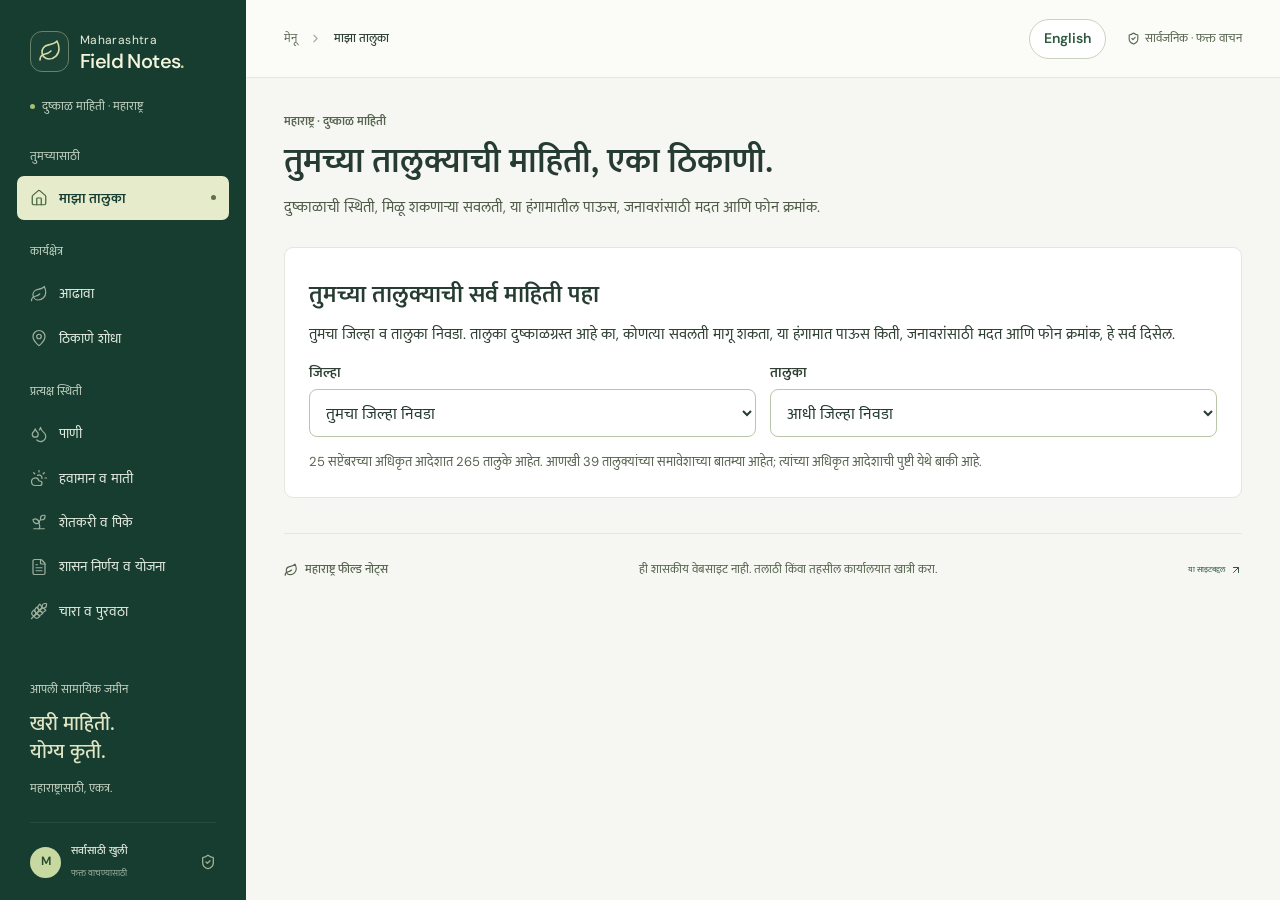
<file: index.html>
<!doctype html>
<html lang="mr">
  <head>
    <meta charset="utf-8" />
    <meta name="viewport" content="width=device-width, initial-scale=1" />
    <meta name="robots" content="noindex, nofollow" />
    <title>महाराष्ट्र फील्ड नोट्स · तालुक्याची दुष्काळ माहिती</title>
    <meta name="description" content="तुमचा तालुका दुष्काळग्रस्त आहे का, कोणत्या सवलती मिळू शकतात, या हंगामात पाऊस किती, जनावरांसाठी मदत व फोन क्रमांक. Drought status, relief, rain and help numbers for every Maharashtra taluka." />
    <link rel="icon" href="./favicon.svg" />
    <script type="module" crossorigin src="./assets/index-0ihNoEPh.js"></script>
    <link rel="stylesheet" crossorigin href="./assets/index-C2vRI-1f.css">
  </head>
  <body class="antialiased">
    <div id="root"></div>
    <noscript>ही साइट पाहण्यासाठी JavaScript सुरू करा. This site needs JavaScript to show its data.</noscript>
  </body>
</html>
</file>
<file: assets/index-C2vRI-1f.css>
@import "https://fonts.googleapis.com/css2?family=DM+Sans:wght@400;450;500;550;600;650;700&family=Libre+Caslon+Display&display=swap";@import "https://fonts.googleapis.com/css2?family=Mukta:wght@400;500;600;700&display=swap";@layer properties{@supports (((-webkit-hyphens:none)) and (not (margin-trim:inline))) or ((-moz-orient:inline) and (not (color:rgb(from red r g b)))){:root,:host{--shimmer-angle:20deg}*,:before,:after,::backdrop{--tw-translate-x:0;--tw-translate-y:0;--tw-translate-z:0;--tw-rotate-x:initial;--tw-rotate-y:initial;--tw-rotate-z:initial;--tw-skew-x:initial;--tw-skew-y:initial;--tw-scroll-snap-strictness:proximity;--tw-space-x-reverse:0;--tw-border-style:solid;--tw-leading:initial;--tw-font-weight:initial;--tw-tracking:initial;--tw-ordinal:initial;--tw-slashed-zero:initial;--tw-numeric-figure:initial;--tw-numeric-spacing:initial;--tw-numeric-fraction:initial;--tw-shadow:0 0 #0000;--tw-shadow-color:initial;--tw-shadow-alpha:100%;--tw-inset-shadow:0 0 #0000;--tw-inset-shadow-color:initial;--tw-inset-shadow-alpha:100%;--tw-ring-color:initial;--tw-ring-shadow:0 0 #0000;--tw-inset-ring-color:initial;--tw-inset-ring-shadow:0 0 #0000;--tw-ring-inset:initial;--tw-ring-offset-width:0px;--tw-ring-offset-color:#fff;--tw-ring-offset-shadow:0 0 #0000;--tw-outline-style:solid;--tw-blur:initial;--tw-brightness:initial;--tw-contrast:initial;--tw-grayscale:initial;--tw-hue-rotate:initial;--tw-invert:initial;--tw-opacity:initial;--tw-saturate:initial;--tw-sepia:initial;--tw-drop-shadow:initial;--tw-drop-shadow-color:initial;--tw-drop-shadow-alpha:100%;--tw-drop-shadow-size:initial;--tw-duration:initial;--tw-ease:initial;--tw-content:"";--tw-scale-x:1;--tw-scale-y:1;--tw-scale-z:1;--tw-animation-delay:0s;--tw-animation-direction:normal;--tw-animation-duration:initial;--tw-animation-fill-mode:none;--tw-animation-iteration-count:1;--tw-enter-blur:0;--tw-enter-opacity:1;--tw-enter-rotate:0;--tw-enter-scale:1;--tw-enter-translate-x:0;--tw-enter-translate-y:0;--tw-exit-blur:0;--tw-exit-opacity:1;--tw-exit-rotate:0;--tw-exit-scale:1;--tw-exit-translate-x:0;--tw-exit-translate-y:0;--scroll-fade-t:0px;--scroll-fade-b:0px;--scroll-fade-s:0px;--scroll-fade-e:0px;--scroll-fade-mask:initial;--shimmer-image:initial;--shimmer-text-fill:initial}}}@layer theme{:root,:host{--font-sans:Arial, Helvetica, sans-serif;--color-black:#000;--color-white:#fff;--spacing:.25rem;--container-xs:20rem;--container-sm:24rem;--container-lg:32rem;--text-xs:.75rem;--text-xs--line-height:calc(1 / .75);--text-sm:.875rem;--text-sm--line-height:calc(1.25 / .875);--text-base:1rem;--text-base--line-height:calc(1.5 / 1);--text-lg:1.125rem;--text-lg--line-height:calc(1.75 / 1.125);--font-weight-normal:400;--font-weight-medium:500;--font-weight-semibold:600;--tracking-tight:-.025em;--tracking-widest:.1em;--leading-tight:1.25;--leading-snug:1.375;--leading-normal:1.5;--leading-relaxed:1.625;--radius-xs:.125rem;--ease-in-out:cubic-bezier(.4, 0, .2, 1);--animate-spin:spin 1s linear infinite;--animate-pulse:pulse 2s cubic-bezier(.4, 0, .6, 1) infinite;--aspect-video:16 / 9;--default-transition-duration:.15s;--default-transition-timing-function:cubic-bezier(.4, 0, .2, 1);--default-font-family:Arial, Helvetica, sans-serif;--default-mono-font-family:ui-monospace, SFMono-Regular, Menlo, Monaco, Consolas, "Liberation Mono", "Courier New", monospace;--color-border:var(--border)}}@layer base{*,:after,:before,::backdrop{box-sizing:border-box;border:0 solid;margin:0;padding:0}::file-selector-button{box-sizing:border-box;border:0 solid;margin:0;padding:0}html,:host{-webkit-text-size-adjust:100%;tab-size:4;line-height:1.5;font-family:var(--default-font-family,ui-sans-serif, system-ui, sans-serif, "Apple Color Emoji", "Segoe UI Emoji", "Segoe UI Symbol", "Noto Color Emoji");font-feature-settings:var(--default-font-feature-settings,normal);font-variation-settings:var(--default-font-variation-settings,normal);-webkit-tap-highlight-color:transparent}hr{height:0;color:inherit;border-top-width:1px}abbr:where([title]){-webkit-text-decoration:underline dotted;text-decoration:underline dotted}h1,h2,h3,h4,h5,h6{font-size:inherit;font-weight:inherit}a{color:inherit;-webkit-text-decoration:inherit;-webkit-text-decoration:inherit;-webkit-text-decoration:inherit;-webkit-text-decoration:inherit;text-decoration:inherit}b,strong{font-weight:bolder}code,kbd,samp,pre{font-family:var(--default-mono-font-family,ui-monospace, SFMono-Regular, Menlo, Monaco, Consolas, "Liberation Mono", "Courier New", monospace);font-feature-settings:var(--default-mono-font-feature-settings,normal);font-variation-settings:var(--default-mono-font-variation-settings,normal);font-size:1em}small{font-size:80%}sub,sup{vertical-align:baseline;font-size:75%;line-height:0;position:relative}sub{bottom:-.25em}sup{top:-.5em}table{text-indent:0;border-color:inherit;border-collapse:collapse}:-moz-focusring{outline:auto}progress{vertical-align:baseline}summary{display:list-item}ol,ul,menu{list-style:none}img,svg,video,canvas,audio,iframe,embed,object{vertical-align:middle;display:block}img,video{max-width:100%;height:auto}button,input,select,optgroup,textarea{font:inherit;font-feature-settings:inherit;font-variation-settings:inherit;letter-spacing:inherit;color:inherit;opacity:1;background-color:#0000;border-radius:0}::file-selector-button{font:inherit;font-feature-settings:inherit;font-variation-settings:inherit;letter-spacing:inherit;color:inherit;opacity:1;background-color:#0000;border-radius:0}:where(select:is([multiple],[size])) optgroup{font-weight:bolder}:where(select:is([multiple],[size])) optgroup option{padding-inline-start:20px}::file-selector-button{margin-inline-end:4px}::placeholder{opacity:1}@supports (not ((-webkit-appearance:-apple-pay-button))) or (contain-intrinsic-size:1px){::placeholder{color:currentColor}@supports (color:color-mix(in lab, red, red)){::placeholder{color:color-mix(in oklab, currentcolor 50%, transparent)}}}textarea{resize:vertical}::-webkit-search-decoration{-webkit-appearance:none}::-webkit-date-and-time-value{min-height:1lh;text-align:inherit}::-webkit-datetime-edit{display:inline-flex}::-webkit-datetime-edit-fields-wrapper{padding:0}::-webkit-datetime-edit{padding-block:0}::-webkit-datetime-edit-year-field{padding-block:0}::-webkit-datetime-edit-month-field{padding-block:0}::-webkit-datetime-edit-day-field{padding-block:0}::-webkit-datetime-edit-hour-field{padding-block:0}::-webkit-datetime-edit-minute-field{padding-block:0}::-webkit-datetime-edit-second-field{padding-block:0}::-webkit-datetime-edit-millisecond-field{padding-block:0}::-webkit-datetime-edit-meridiem-field{padding-block:0}::-webkit-calendar-picker-indicator{line-height:1}:-moz-ui-invalid{box-shadow:none}button,input:where([type=button],[type=reset],[type=submit]){appearance:button}::file-selector-button{appearance:button}::-webkit-inner-spin-button{height:auto}::-webkit-outer-spin-button{height:auto}[hidden]:where(:not([hidden=until-found])){display:none!important}}@layer components;@layer utilities{.\@container\/card-header{container:card-header/inline-size}.\@container\/field-group{container:field-group/inline-size}.pointer-events-none{pointer-events:none}.invisible{visibility:hidden}.visible{visibility:visible}.sr-only{clip-path:inset(50%);white-space:nowrap;border-width:0;width:1px;height:1px;margin:-1px;padding:0;position:absolute;overflow:hidden}.absolute{position:absolute}.fixed{position:fixed}.relative{position:relative}.static{position:static}.inset-0{inset:calc(var(--spacing) * 0)}.inset-x-0{inset-inline:calc(var(--spacing) * 0)}.inset-y-0{inset-block:calc(var(--spacing) * 0)}.inset-s-1\/2{inset-inline-start:50%}.start{inset-inline-start:var(--spacing)}.end{inset-inline-end:var(--spacing)}.-top-12{top:calc(var(--spacing) * -12)}.top-0{top:calc(var(--spacing) * 0)}.top-1\.5{top:calc(var(--spacing) * 1.5)}.top-1\/2{top:50%}.top-3\.5{top:calc(var(--spacing) * 3.5)}.top-4{top:calc(var(--spacing) * 4)}.top-\[1px\]{top:1px}.top-\[50\%\]{top:50%}.top-\[60\%\]{top:60%}.top-full{top:100%}.-right-12{right:calc(var(--spacing) * -12)}.right-0{right:calc(var(--spacing) * 0)}.right-1{right:calc(var(--spacing) * 1)}.right-2{right:calc(var(--spacing) * 2)}.right-3{right:calc(var(--spacing) * 3)}.right-3\.5{right:calc(var(--spacing) * 3.5)}.right-4{right:calc(var(--spacing) * 4)}.-bottom-12{bottom:calc(var(--spacing) * -12)}.bottom-0{bottom:calc(var(--spacing) * 0)}.-left-12{left:calc(var(--spacing) * -12)}.left-0{left:calc(var(--spacing) * 0)}.left-1\/2{left:50%}.left-2{left:calc(var(--spacing) * 2)}.left-3{left:calc(var(--spacing) * 3)}.left-\[50\%\]{left:50%}.isolate{isolation:isolate}.z-10{z-index:10}.z-20{z-index:20}.z-50{z-index:50}.z-\[1\]{z-index:1}.order-first{order:-9999}.order-last{order:9999}.col-start-2{grid-column-start:2}.row-span-2{grid-row:span 2/span 2}.row-start-1{grid-row-start:1}.m-0\!{margin:calc(var(--spacing) * 0)!important}.-mx-1{margin-inline:calc(var(--spacing) * -1)}.mx-2{margin-inline:calc(var(--spacing) * 2)}.mx-3\.5{margin-inline:calc(var(--spacing) * 3.5)}.mx-auto{margin-inline:auto}.-my-2{margin-block:calc(var(--spacing) * -2)}.my-0{margin-block:calc(var(--spacing) * 0)}.my-0\.5{margin-block:calc(var(--spacing) * .5)}.my-1{margin-block:calc(var(--spacing) * 1)}.-mt-4{margin-top:calc(var(--spacing) * -4)}.mt-0\.5{margin-top:calc(var(--spacing) * .5)}.mt-1\.5{margin-top:calc(var(--spacing) * 1.5)}.mt-2{margin-top:calc(var(--spacing) * 2)}.mt-4{margin-top:calc(var(--spacing) * 4)}.mt-auto{margin-top:auto}.mb-2{margin-bottom:calc(var(--spacing) * 2)}.mb-3{margin-bottom:calc(var(--spacing) * 3)}.-ml-1{margin-left:calc(var(--spacing) * -1)}.-ml-4{margin-left:calc(var(--spacing) * -4)}.ml-1{margin-left:calc(var(--spacing) * 1)}.ml-4{margin-left:calc(var(--spacing) * 4)}.ml-auto{margin-left:auto}.line-clamp-1{-webkit-line-clamp:1;-webkit-box-orient:vertical;display:-webkit-box;overflow:hidden}.line-clamp-2{-webkit-line-clamp:2;-webkit-box-orient:vertical;display:-webkit-box;overflow:hidden}.scrollbar-none{scrollbar-width:none}.scrollbar-none::-webkit-scrollbar{display:none}.block{display:block}.contents{display:contents}.flex{display:flex}.grid{display:grid}.hidden{display:none}.inline-flex{display:inline-flex}.table{display:table}.table-caption{display:table-caption}.table-cell{display:table-cell}.table-row{display:table-row}.field-sizing-content{field-sizing:content}.aspect-square{aspect-ratio:1}.aspect-video{aspect-ratio:var(--aspect-video)}.size-\(--cell-size\){width:var(--cell-size);height:var(--cell-size)}.size-2{width:calc(var(--spacing) * 2);height:calc(var(--spacing) * 2)}.size-2\.5{width:calc(var(--spacing) * 2.5);height:calc(var(--spacing) * 2.5)}.size-3{width:calc(var(--spacing) * 3);height:calc(var(--spacing) * 3)}.size-3\.5{width:calc(var(--spacing) * 3.5);height:calc(var(--spacing) * 3.5)}.size-4{width:calc(var(--spacing) * 4);height:calc(var(--spacing) * 4)}.size-6{width:calc(var(--spacing) * 6);height:calc(var(--spacing) * 6)}.size-7{width:calc(var(--spacing) * 7);height:calc(var(--spacing) * 7)}.size-8{width:calc(var(--spacing) * 8);height:calc(var(--spacing) * 8)}.size-9{width:calc(var(--spacing) * 9);height:calc(var(--spacing) * 9)}.size-10{width:calc(var(--spacing) * 10);height:calc(var(--spacing) * 10)}.size-16{width:calc(var(--spacing) * 16);height:calc(var(--spacing) * 16)}.size-auto{width:auto;height:auto}.size-full{width:100%;height:100%}.h-\(--cell-size\){height:var(--cell-size)}.h-1\.5{height:calc(var(--spacing) * 1.5)}.h-2{height:calc(var(--spacing) * 2)}.h-2\.5{height:calc(var(--spacing) * 2.5)}.h-4{height:calc(var(--spacing) * 4)}.h-5{height:calc(var(--spacing) * 5)}.h-6{height:calc(var(--spacing) * 6)}.h-7{height:calc(var(--spacing) * 7)}.h-8{height:calc(var(--spacing) * 8)}.h-9{height:calc(var(--spacing) * 9)}.h-10{height:calc(var(--spacing) * 10)}.h-12{height:calc(var(--spacing) * 12)}.h-\[calc\(--spacing\(5\.5\)\)\]{height:calc(calc(var(--spacing) * 5.5))}.h-\[calc\(100\%-1px\)\]{height:calc(100% - 1px)}.h-\[var\(--radix-navigation-menu-viewport-height\)\]{height:var(--radix-navigation-menu-viewport-height)}.h-\[var\(--radix-select-trigger-height\)\]{height:var(--radix-select-trigger-height)}.h-auto{height:auto}.h-full{height:100%}.h-max{height:max-content}.h-px{height:1px}.h-svh{height:100svh}.max-h-\(--radix-context-menu-content-available-height\){max-height:var(--radix-context-menu-content-available-height)}.max-h-\(--radix-dropdown-menu-content-available-height\){max-height:var(--radix-dropdown-menu-content-available-height)}.max-h-\(--radix-select-content-available-height\){max-height:var(--radix-select-content-available-height)}.max-h-96{max-height:calc(var(--spacing) * 96)}.max-h-\[300px\]{max-height:300px}.max-h-\[min\(calc\(--spacing\(96\)---spacing\(9\)\)\,calc\(var\(--available-height\)---spacing\(9\)\)\)\]{max-height:min(calc(calc(var(--spacing) * 96) - calc(var(--spacing) * 9)), calc(var(--available-height) - calc(var(--spacing) * 9)))}.min-h-0{min-height:calc(var(--spacing) * 0)}.min-h-4{min-height:calc(var(--spacing) * 4)}.min-h-9{min-height:calc(var(--spacing) * 9)}.min-h-16{min-height:calc(var(--spacing) * 16)}.min-h-full{min-height:100%}.min-h-svh{min-height:100svh}.w-\(--anchor-width\){width:var(--anchor-width)}.w-\(--cell-size\){width:var(--cell-size)}.w-\(--sidebar-width\){width:var(--sidebar-width)}.w-0{width:calc(var(--spacing) * 0)}.w-1{width:calc(var(--spacing) * 1)}.w-2{width:calc(var(--spacing) * 2)}.w-2\.5{width:calc(var(--spacing) * 2.5)}.w-3{width:calc(var(--spacing) * 3)}.w-3\/4{width:75%}.w-4{width:calc(var(--spacing) * 4)}.w-5{width:calc(var(--spacing) * 5)}.w-9{width:calc(var(--spacing) * 9)}.w-10{width:calc(var(--spacing) * 10)}.w-24{width:calc(var(--spacing) * 24)}.w-64{width:calc(var(--spacing) * 64)}.w-72{width:calc(var(--spacing) * 72)}.w-\[100px\]{width:100px}.w-auto{width:auto}.w-fit{width:fit-content}.w-full{width:100%}.w-max{width:max-content}.w-px{width:1px}.max-w-\(--available-width\){max-width:var(--available-width)}.max-w-\(--skeleton-width\){max-width:var(--skeleton-width)}.max-w-\[80\%\]{max-width:80%}.max-w-\[calc\(100\%-2rem\)\]{max-width:calc(100% - 2rem)}.max-w-full{max-width:100%}.max-w-max{max-width:max-content}.max-w-sm{max-width:var(--container-sm)}.min-w-\(--cell-size\){min-width:var(--cell-size)}.min-w-0{min-width:calc(var(--spacing) * 0)}.min-w-5{min-width:calc(var(--spacing) * 5)}.min-w-8{min-width:calc(var(--spacing) * 8)}.min-w-9{min-width:calc(var(--spacing) * 9)}.min-w-10{min-width:calc(var(--spacing) * 10)}.min-w-16{min-width:calc(var(--spacing) * 16)}.min-w-40{min-width:calc(var(--spacing) * 40)}.min-w-\[8rem\]{min-width:8rem}.min-w-\[12rem\]{min-width:12rem}.min-w-\[calc\(var\(--anchor-width\)\+--spacing\(7\)\)\]{min-width:calc(var(--anchor-width) + calc(var(--spacing) * 7))}.min-w-\[var\(--radix-select-trigger-width\)\]{min-width:var(--radix-select-trigger-width)}.flex-1{flex:1}.shrink-0{flex-shrink:0}.grow{flex-grow:1}.grow-0{flex-grow:0}.basis-full{flex-basis:100%}.caption-bottom{caption-side:bottom}.border-collapse{border-collapse:collapse}.origin-\(--radix-context-menu-content-transform-origin\){transform-origin:var(--radix-context-menu-content-transform-origin)}.origin-\(--radix-dropdown-menu-content-transform-origin\){transform-origin:var(--radix-dropdown-menu-content-transform-origin)}.origin-\(--radix-hover-card-content-transform-origin\){transform-origin:var(--radix-hover-card-content-transform-origin)}.origin-\(--radix-menubar-content-transform-origin\){transform-origin:var(--radix-menubar-content-transform-origin)}.origin-\(--radix-popover-content-transform-origin\){transform-origin:var(--radix-popover-content-transform-origin)}.origin-\(--radix-select-content-transform-origin\){transform-origin:var(--radix-select-content-transform-origin)}.origin-\(--radix-tooltip-content-transform-origin\){transform-origin:var(--radix-tooltip-content-transform-origin)}.origin-\(--transform-origin\){transform-origin:var(--transform-origin)}.-translate-x-1\/2{--tw-translate-x:calc(calc(1 / 2 * 100%) * -1);translate:var(--tw-translate-x) var(--tw-translate-y)}.-translate-x-px{--tw-translate-x:-1px;translate:var(--tw-translate-x) var(--tw-translate-y)}.translate-x-\[-50\%\]{--tw-translate-x:-50%;translate:var(--tw-translate-x) var(--tw-translate-y)}.translate-x-px{--tw-translate-x:1px;translate:var(--tw-translate-x) var(--tw-translate-y)}.-translate-y-1\/2{--tw-translate-y:calc(calc(1 / 2 * 100%) * -1);translate:var(--tw-translate-x) var(--tw-translate-y)}.-translate-y-3\/4{--tw-translate-y:calc(calc(3 / 4 * 100%) * -1);translate:var(--tw-translate-x) var(--tw-translate-y)}.translate-y-0\.5{--tw-translate-y:calc(var(--spacing) * .5);translate:var(--tw-translate-x) var(--tw-translate-y)}.translate-y-3\/4{--tw-translate-y:calc(3 / 4 * 100%);translate:var(--tw-translate-x) var(--tw-translate-y)}.translate-y-\[-50\%\]{--tw-translate-y:-50%;translate:var(--tw-translate-x) var(--tw-translate-y)}.translate-y-\[calc\(-50\%_-_2px\)\]{--tw-translate-y:calc(-50% - 2px);translate:var(--tw-translate-x) var(--tw-translate-y)}.rotate-45{rotate:45deg}.rotate-90{rotate:90deg}.transform{transform:var(--tw-rotate-x,) var(--tw-rotate-y,) var(--tw-rotate-z,) var(--tw-skew-x,) var(--tw-skew-y,)}.scroll-fade-x{--_scroll-fade-size-s:var(--scroll-fade-s-size,var(--scroll-fade-size,min(12%, calc(var(--spacing) * 10))));--_scroll-fade-size-e:var(--scroll-fade-e-size,var(--scroll-fade-size,min(12%, calc(var(--spacing) * 10))));--scroll-fade-inline:linear-gradient(to right, transparent 0, #000 var(--scroll-fade-s,0px), #000 calc(100% - var(--scroll-fade-e,0px)), transparent 100%)}.scroll-fade-x:where([dir=rtl],[dir=rtl] *){--scroll-fade-inline:linear-gradient(to left, transparent 0, #000 var(--scroll-fade-s,0px), #000 calc(100% - var(--scroll-fade-e,0px)), transparent 100%)}.scroll-fade-x{-webkit-mask-image:var(--scroll-fade-mask,var(--scroll-fade-inline));-webkit-mask-image:var(--scroll-fade-mask,var(--scroll-fade-inline));-webkit-mask-image:var(--scroll-fade-mask,var(--scroll-fade-inline));-webkit-mask-image:var(--scroll-fade-mask,var(--scroll-fade-inline));mask-image:var(--scroll-fade-mask,var(--scroll-fade-inline));-webkit-mask-composite:source-in;-webkit-mask-composite:source-in;-webkit-mask-composite:source-in;-webkit-mask-repeat:no-repeat;mask-repeat:no-repeat;-webkit-mask-composite:source-in;mask-composite:intersect}@supports (animation-timeline:scroll()){.scroll-fade-x{animation:1ms ease-in-out scroll-fade-reveal-s,1ms ease-in-out scroll-fade-reveal-e;animation-timeline:scroll(self inline),scroll(self inline);animation-range:0 var(--scroll-fade-reveal,calc(var(--spacing) * 24)), calc(100% - var(--scroll-fade-reveal,calc(var(--spacing) * 24))) 100%;animation-fill-mode:both}}@supports not (animation-timeline:scroll()){.scroll-fade-x{--scroll-fade-s:var(--_scroll-fade-size-s);--scroll-fade-e:var(--_scroll-fade-size-e)}}.scroll-fade-b{--_scroll-fade-size-b:var(--scroll-fade-b-size,var(--scroll-fade-size,min(12%, calc(var(--spacing) * 10))));--scroll-fade-mask:linear-gradient(to bottom, #000 0, #000 calc(100% - var(--scroll-fade-b,0px)), transparent 100%);-webkit-mask-image:var(--scroll-fade-mask);-webkit-mask-image:var(--scroll-fade-mask);-webkit-mask-image:var(--scroll-fade-mask);-webkit-mask-image:var(--scroll-fade-mask);mask-image:var(--scroll-fade-mask);-webkit-mask-composite:source-in;-webkit-mask-composite:source-in;-webkit-mask-composite:source-in;-webkit-mask-repeat:no-repeat;mask-repeat:no-repeat;-webkit-mask-composite:source-in;mask-composite:intersect}@supports (animation-timeline:scroll()){.scroll-fade-b{animation:1ms ease-in-out scroll-fade-reveal-b;animation-timeline:scroll(self y);animation-range:calc(100% - var(--scroll-fade-reveal,calc(var(--spacing) * 24))) 100%;animation-fill-mode:both}}@supports not (animation-timeline:scroll()){.scroll-fade-b{--scroll-fade-b:var(--_scroll-fade-size-b)}}.animate-caret-blink{animation:1.25s ease-out infinite caret-blink}.animate-in{animation:enter var(--tw-animation-duration,var(--tw-duration,.15s))var(--tw-ease,ease)var(--tw-animation-delay,0s)var(--tw-animation-iteration-count,1)var(--tw-animation-direction,normal)var(--tw-animation-fill-mode,none)}.animate-pulse{animation:var(--animate-pulse)}.animate-spin{animation:var(--animate-spin)}.cursor-default{cursor:default}.cursor-text{cursor:text}.touch-none{touch-action:none}.resize-none{resize:none}.snap-x{scroll-snap-type:x var(--tw-scroll-snap-strictness)}.snap-mandatory{--tw-scroll-snap-strictness:mandatory}.scroll-my-1{scroll-margin-block:calc(var(--spacing) * 1)}.scroll-px-1{scroll-padding-inline:calc(var(--spacing) * 1)}.scroll-py-1{scroll-padding-block:calc(var(--spacing) * 1)}.list-disc{list-style-type:disc}.list-none{list-style-type:none}.appearance-none{appearance:none}.auto-rows-min{grid-auto-rows:min-content}.grid-cols-\[0_1fr\]{grid-template-columns:0 1fr}.grid-rows-\[auto_1fr\]{grid-template-rows:auto 1fr}.grid-rows-\[auto_auto\]{grid-template-rows:auto auto}.flex-col{flex-direction:column}.flex-col-reverse{flex-direction:column-reverse}.flex-row{flex-direction:row}.flex-wrap{flex-wrap:wrap}.place-content-center{place-content:center}.place-items-center{place-items:center}.items-center{align-items:center}.items-end{align-items:flex-end}.items-start{align-items:flex-start}.items-stretch{align-items:stretch}.justify-between{justify-content:space-between}.justify-center{justify-content:center}.justify-start{justify-content:flex-start}.justify-items-start{justify-items:start}.gap-0\.5{gap:calc(var(--spacing) * .5)}.gap-1{gap:calc(var(--spacing) * 1)}.gap-1\.5{gap:calc(var(--spacing) * 1.5)}.gap-2{gap:calc(var(--spacing) * 2)}.gap-2\.5{gap:calc(var(--spacing) * 2.5)}.gap-3{gap:calc(var(--spacing) * 3)}.gap-4{gap:calc(var(--spacing) * 4)}.gap-6{gap:calc(var(--spacing) * 6)}.gap-7{gap:calc(var(--spacing) * 7)}.gap-8{gap:calc(var(--spacing) * 8)}.gap-\[--spacing\(var\(--gap\)\)\]{gap:calc(var(--spacing) * var(--gap))}:where(.-space-x-2>:not(:last-child)){--tw-space-x-reverse:0;margin-inline-start:calc(calc(var(--spacing) * -2) * var(--tw-space-x-reverse));margin-inline-end:calc(calc(var(--spacing) * -2) * calc(1 - var(--tw-space-x-reverse)))}.gap-y-0\.5{row-gap:calc(var(--spacing) * .5)}.self-end{align-self:flex-end}.self-start{align-self:flex-start}.self-stretch{align-self:stretch}.justify-self-end{justify-self:flex-end}.truncate{text-overflow:ellipsis;white-space:nowrap;overflow:hidden}.overflow-auto{overflow:auto}.overflow-hidden{overflow:hidden}.overflow-x-auto{overflow-x:auto}.overflow-x-hidden{overflow-x:hidden}.overflow-y-auto{overflow-y:auto}.overscroll-contain{overscroll-behavior:contain}.overscroll-x-contain{overscroll-behavior-x:contain}.rounded{border-radius:.25rem}.rounded-\[2px\]{border-radius:2px}.rounded-\[4px\]{border-radius:4px}.rounded-\[calc\(var\(--radius\)-5px\)\]{border-radius:calc(var(--radius) - 5px)}.rounded-\[inherit\]{border-radius:inherit}.rounded-full{border-radius:3.40282e38px}.rounded-lg{border-radius:var(--radius)}.rounded-md{border-radius:calc(var(--radius) - 2px)}.rounded-none{border-radius:0}.rounded-sm{border-radius:calc(var(--radius) - 4px)}.rounded-xl{border-radius:calc(var(--radius) + 4px)}.rounded-xs{border-radius:var(--radius-xs)}.rounded-l-md{border-top-left-radius:calc(var(--radius) - 2px);border-bottom-left-radius:calc(var(--radius) - 2px)}.rounded-tl-sm{border-top-left-radius:calc(var(--radius) - 4px)}.rounded-r-md{border-top-right-radius:calc(var(--radius) - 2px);border-bottom-right-radius:calc(var(--radius) - 2px)}.border{border-style:var(--tw-border-style);border-width:1px}.border-0{border-style:var(--tw-border-style);border-width:0}.border-\[1\.5px\]{border-style:var(--tw-border-style);border-width:1.5px}.border-y{border-block-style:var(--tw-border-style);border-block-width:1px}.border-t{border-top-style:var(--tw-border-style);border-top-width:1px}.border-r{border-right-style:var(--tw-border-style);border-right-width:1px}.border-b{border-bottom-style:var(--tw-border-style);border-bottom-width:1px}.border-l{border-left-style:var(--tw-border-style);border-left-width:1px}.border-dashed{--tw-border-style:dashed;border-style:dashed}.border-none{--tw-border-style:none;border-style:none}.border-\(--color-border\){border-color:var(--color-border)}.border-border,.border-border\/50{border-color:var(--border)}@supports (color:color-mix(in lab, red, red)){.border-border\/50{border-color:color-mix(in oklab, var(--border) 50%, transparent)}}.border-input{border-color:var(--input)}.border-primary{border-color:var(--primary)}.border-sidebar-border{border-color:var(--sidebar-border)}.border-transparent{border-color:#0000}.border-t-transparent{border-top-color:#0000}.border-l-transparent{border-left-color:#0000}.bg-\(--color-bg\){background-color:var(--color-bg)}.bg-\[Canvas\]{background-color:canvas}.bg-accent{background-color:var(--accent)}.bg-background{background-color:var(--background)}.bg-black\/50{background-color:#00000080}@supports (color:color-mix(in lab, red, red)){.bg-black\/50{background-color:color-mix(in oklab, var(--color-black) 50%, transparent)}}.bg-border{background-color:var(--border)}.bg-card{background-color:var(--card)}.bg-destructive{background-color:var(--destructive)}.bg-foreground{background-color:var(--foreground)}.bg-input{background-color:var(--input)}.bg-muted,.bg-muted\/50{background-color:var(--muted)}@supports (color:color-mix(in lab, red, red)){.bg-muted\/50{background-color:color-mix(in oklab, var(--muted) 50%, transparent)}}.bg-popover{background-color:var(--popover)}.bg-primary,.bg-primary\/20{background-color:var(--primary)}@supports (color:color-mix(in lab, red, red)){.bg-primary\/20{background-color:color-mix(in oklab, var(--primary) 20%, transparent)}}.bg-secondary{background-color:var(--secondary)}.bg-sidebar{background-color:var(--sidebar)}.bg-sidebar-border{background-color:var(--sidebar-border)}.bg-transparent{background-color:#0000}.bg-white{background-color:var(--color-white)}.bg-clip-padding{background-clip:padding-box}.fill-current{fill:currentColor}.fill-foreground{fill:var(--foreground)}.fill-primary{fill:var(--primary)}.p-0{padding:calc(var(--spacing) * 0)}.p-1{padding:calc(var(--spacing) * 1)}.p-2{padding:calc(var(--spacing) * 2)}.p-3{padding:calc(var(--spacing) * 3)}.p-4{padding:calc(var(--spacing) * 4)}.p-6{padding:calc(var(--spacing) * 6)}.p-\[3px\]{padding:3px}.p-px{padding:1px}.px-\(--cell-size\){padding-inline:var(--cell-size)}.px-1{padding-inline:calc(var(--spacing) * 1)}.px-1\.5{padding-inline:calc(var(--spacing) * 1.5)}.px-2{padding-inline:calc(var(--spacing) * 2)}.px-2\.5{padding-inline:calc(var(--spacing) * 2.5)}.px-3{padding-inline:calc(var(--spacing) * 3)}.px-4{padding-inline:calc(var(--spacing) * 4)}.px-6{padding-inline:calc(var(--spacing) * 6)}.py-0\.5{padding-block:calc(var(--spacing) * .5)}.py-1{padding-block:calc(var(--spacing) * 1)}.py-1\.5{padding-block:calc(var(--spacing) * 1.5)}.py-2{padding-block:calc(var(--spacing) * 2)}.py-3{padding-block:calc(var(--spacing) * 3)}.py-4{padding-block:calc(var(--spacing) * 4)}.py-6{padding-block:calc(var(--spacing) * 6)}.pt-0{padding-top:calc(var(--spacing) * 0)}.pt-3{padding-top:calc(var(--spacing) * 3)}.pt-4{padding-top:calc(var(--spacing) * 4)}.pr-1{padding-right:calc(var(--spacing) * 1)}.pr-2{padding-right:calc(var(--spacing) * 2)}.pr-2\.5{padding-right:calc(var(--spacing) * 2.5)}.pr-3{padding-right:calc(var(--spacing) * 3)}.pr-8{padding-right:calc(var(--spacing) * 8)}.pr-9{padding-right:calc(var(--spacing) * 9)}.pb-2{padding-bottom:calc(var(--spacing) * 2)}.pb-3{padding-bottom:calc(var(--spacing) * 3)}.pb-4{padding-bottom:calc(var(--spacing) * 4)}.pl-2{padding-left:calc(var(--spacing) * 2)}.pl-3{padding-left:calc(var(--spacing) * 3)}.pl-4{padding-left:calc(var(--spacing) * 4)}.pl-8{padding-left:calc(var(--spacing) * 8)}.text-center{text-align:center}.text-end{text-align:end}.text-left{text-align:left}.align-middle{vertical-align:middle}.font-mono{font-family:ui-monospace,SFMono-Regular,Menlo,Monaco,Consolas,Liberation Mono,Courier New,monospace}.font-sans{font-family:Arial,Helvetica,sans-serif}.text-base{font-size:var(--text-base);line-height:var(--tw-leading,var(--text-base--line-height))}.text-lg{font-size:var(--text-lg);line-height:var(--tw-leading,var(--text-lg--line-height))}.text-sm{font-size:var(--text-sm);line-height:var(--tw-leading,var(--text-sm--line-height))}.text-sm\/relaxed{font-size:var(--text-sm);line-height:var(--leading-relaxed)}.text-xs{font-size:var(--text-xs);line-height:var(--tw-leading,var(--text-xs--line-height))}.text-\[0\.8rem\]{font-size:.8rem}.leading-none{--tw-leading:1;line-height:1}.leading-normal{--tw-leading:var(--leading-normal);line-height:var(--leading-normal)}.leading-relaxed{--tw-leading:var(--leading-relaxed);line-height:var(--leading-relaxed)}.leading-snug{--tw-leading:var(--leading-snug);line-height:var(--leading-snug)}.leading-tight{--tw-leading:var(--leading-tight);line-height:var(--leading-tight)}.font-medium{--tw-font-weight:var(--font-weight-medium);font-weight:var(--font-weight-medium)}.font-normal{--tw-font-weight:var(--font-weight-normal);font-weight:var(--font-weight-normal)}.font-semibold{--tw-font-weight:var(--font-weight-semibold);font-weight:var(--font-weight-semibold)}.tracking-tight{--tw-tracking:var(--tracking-tight);letter-spacing:var(--tracking-tight)}.tracking-widest{--tw-tracking:var(--tracking-widest);letter-spacing:var(--tracking-widest)}.text-balance{text-wrap:balance}.break-words,.wrap-break-word{overflow-wrap:break-word}.whitespace-normal{white-space:normal}.whitespace-nowrap{white-space:nowrap}.text-\[CanvasText\]{color:canvastext}.text-accent-foreground{color:var(--accent-foreground)}.text-background{color:var(--background)}.text-card-foreground{color:var(--card-foreground)}.text-current{color:currentColor}.text-destructive{color:var(--destructive)}.text-foreground,.text-foreground\/60{color:var(--foreground)}@supports (color:color-mix(in lab, red, red)){.text-foreground\/60{color:color-mix(in oklab, var(--foreground) 60%, transparent)}}.text-muted-foreground{color:var(--muted-foreground)}.text-popover-foreground{color:var(--popover-foreground)}.text-primary{color:var(--primary)}.text-primary-foreground{color:var(--primary-foreground)}.text-secondary-foreground{color:var(--secondary-foreground)}.text-sidebar-foreground,.text-sidebar-foreground\/70{color:var(--sidebar-foreground)}@supports (color:color-mix(in lab, red, red)){.text-sidebar-foreground\/70{color:color-mix(in oklab, var(--sidebar-foreground) 70%, transparent)}}.text-white{color:var(--color-white)}.tabular-nums{--tw-numeric-spacing:tabular-nums;font-variant-numeric:var(--tw-ordinal,) var(--tw-slashed-zero,) var(--tw-numeric-figure,) var(--tw-numeric-spacing,) var(--tw-numeric-fraction,)}.underline-offset-4{text-underline-offset:4px}.antialiased{-webkit-font-smoothing:antialiased;-moz-osx-font-smoothing:grayscale}.opacity-0{opacity:0}.opacity-50{opacity:.5}.opacity-60{opacity:.6}.opacity-70{opacity:.7}.shadow{--tw-shadow:0 1px 3px 0 var(--tw-shadow-color,#0000001a), 0 1px 2px -1px var(--tw-shadow-color,#0000001a);box-shadow:var(--tw-inset-shadow), var(--tw-inset-ring-shadow), var(--tw-ring-offset-shadow), var(--tw-ring-shadow), var(--tw-shadow)}.shadow-\[0_0_0_1px_var\(--sidebar-border\)\]{--tw-shadow:0 0 0 1px var(--tw-shadow-color,var(--sidebar-border));box-shadow:var(--tw-inset-shadow), var(--tw-inset-ring-shadow), var(--tw-ring-offset-shadow), var(--tw-ring-shadow), var(--tw-shadow)}.shadow-lg{--tw-shadow:0 10px 15px -3px var(--tw-shadow-color,#0000001a), 0 4px 6px -4px var(--tw-shadow-color,#0000001a);box-shadow:var(--tw-inset-shadow), var(--tw-inset-ring-shadow), var(--tw-ring-offset-shadow), var(--tw-ring-shadow), var(--tw-shadow)}.shadow-md{--tw-shadow:0 4px 6px -1px var(--tw-shadow-color,#0000001a), 0 2px 4px -2px var(--tw-shadow-color,#0000001a);box-shadow:var(--tw-inset-shadow), var(--tw-inset-ring-shadow), var(--tw-ring-offset-shadow), var(--tw-ring-shadow), var(--tw-shadow)}.shadow-none{--tw-shadow:0 0 #0000;box-shadow:var(--tw-inset-shadow), var(--tw-inset-ring-shadow), var(--tw-ring-offset-shadow), var(--tw-ring-shadow), var(--tw-shadow)}.shadow-sm{--tw-shadow:0 1px 3px 0 var(--tw-shadow-color,#0000001a), 0 1px 2px -1px var(--tw-shadow-color,#0000001a);box-shadow:var(--tw-inset-shadow), var(--tw-inset-ring-shadow), var(--tw-ring-offset-shadow), var(--tw-ring-shadow), var(--tw-shadow)}.shadow-xl{--tw-shadow:0 20px 25px -5px var(--tw-shadow-color,#0000001a), 0 8px 10px -6px var(--tw-shadow-color,#0000001a);box-shadow:var(--tw-inset-shadow), var(--tw-inset-ring-shadow), var(--tw-ring-offset-shadow), var(--tw-ring-shadow), var(--tw-shadow)}.shadow-xs{--tw-shadow:0 1px 2px 0 var(--tw-shadow-color,#0000000d);box-shadow:var(--tw-inset-shadow), var(--tw-inset-ring-shadow), var(--tw-ring-offset-shadow), var(--tw-ring-shadow), var(--tw-shadow)}.ring-0{--tw-ring-shadow:var(--tw-ring-inset,) 0 0 0 calc(0px + var(--tw-ring-offset-width)) var(--tw-ring-color,currentcolor);box-shadow:var(--tw-inset-shadow), var(--tw-inset-ring-shadow), var(--tw-ring-offset-shadow), var(--tw-ring-shadow), var(--tw-shadow)}.ring-1{--tw-ring-shadow:var(--tw-ring-inset,) 0 0 0 calc(1px + var(--tw-ring-offset-width)) var(--tw-ring-color,currentcolor);box-shadow:var(--tw-inset-shadow), var(--tw-inset-ring-shadow), var(--tw-ring-offset-shadow), var(--tw-ring-shadow), var(--tw-shadow)}.ring-2{--tw-ring-shadow:var(--tw-ring-inset,) 0 0 0 calc(2px + var(--tw-ring-offset-width)) var(--tw-ring-color,currentcolor);box-shadow:var(--tw-inset-shadow), var(--tw-inset-ring-shadow), var(--tw-ring-offset-shadow), var(--tw-ring-shadow), var(--tw-shadow)}.ring-3{--tw-ring-shadow:var(--tw-ring-inset,) 0 0 0 calc(3px + var(--tw-ring-offset-width)) var(--tw-ring-color,currentcolor);box-shadow:var(--tw-inset-shadow), var(--tw-inset-ring-shadow), var(--tw-ring-offset-shadow), var(--tw-ring-shadow), var(--tw-shadow)}.ring-background{--tw-ring-color:var(--background)}.ring-card{--tw-ring-color:var(--card)}.ring-foreground\/10{--tw-ring-color:var(--foreground)}@supports (color:color-mix(in lab, red, red)){.ring-foreground\/10{--tw-ring-color:color-mix(in oklab, var(--foreground) 10%, transparent)}}.ring-ring\/50{--tw-ring-color:var(--ring)}@supports (color:color-mix(in lab, red, red)){.ring-ring\/50{--tw-ring-color:color-mix(in oklab, var(--ring) 50%, transparent)}}.ring-sidebar-ring{--tw-ring-color:var(--sidebar-ring)}.ring-offset-background{--tw-ring-offset-color:var(--background)}.outline-hidden{--tw-outline-style:none;outline-style:none}@media (forced-colors:active){.outline-hidden{outline-offset:2px;outline:2px solid #0000}}.outline{outline-style:var(--tw-outline-style);outline-width:1px}.filter{filter:var(--tw-blur,) var(--tw-brightness,) var(--tw-contrast,) var(--tw-grayscale,) var(--tw-hue-rotate,) var(--tw-invert,) var(--tw-saturate,) var(--tw-sepia,) var(--tw-drop-shadow,)}.transition{transition-property:color,background-color,border-color,outline-color,text-decoration-color,fill,stroke,--tw-gradient-from,--tw-gradient-via,--tw-gradient-to,opacity,box-shadow,transform,translate,scale,rotate,filter,-webkit-backdrop-filter,backdrop-filter,display,content-visibility,overlay,pointer-events;transition-timing-function:var(--tw-ease,var(--default-transition-timing-function));transition-duration:var(--tw-duration,var(--default-transition-duration))}.transition-\[color\,box-shadow\]{transition-property:color,box-shadow;transition-timing-function:var(--tw-ease,var(--default-transition-timing-function));transition-duration:var(--tw-duration,var(--default-transition-duration))}.transition-\[left\,right\,width\]{transition-property:left,right,width;transition-timing-function:var(--tw-ease,var(--default-transition-timing-function));transition-duration:var(--tw-duration,var(--default-transition-duration))}.transition-\[margin\,opacity\]{transition-property:margin,opacity;transition-timing-function:var(--tw-ease,var(--default-transition-timing-function));transition-duration:var(--tw-duration,var(--default-transition-duration))}.transition-\[translate\,scale\,opacity\]{transition-property:translate,scale,opacity;transition-timing-function:var(--tw-ease,var(--default-transition-timing-function));transition-duration:var(--tw-duration,var(--default-transition-duration))}.transition-\[width\,height\,padding\]{transition-property:width,height,padding;transition-timing-function:var(--tw-ease,var(--default-transition-timing-function));transition-duration:var(--tw-duration,var(--default-transition-duration))}.transition-\[width\]{transition-property:width;transition-timing-function:var(--tw-ease,var(--default-transition-timing-function));transition-duration:var(--tw-duration,var(--default-transition-duration))}.transition-all{transition-property:all;transition-timing-function:var(--tw-ease,var(--default-transition-timing-function));transition-duration:var(--tw-duration,var(--default-transition-duration))}.transition-colors{transition-property:color,background-color,border-color,outline-color,text-decoration-color,fill,stroke,--tw-gradient-from,--tw-gradient-via,--tw-gradient-to;transition-timing-function:var(--tw-ease,var(--default-transition-timing-function));transition-duration:var(--tw-duration,var(--default-transition-duration))}.transition-opacity{transition-property:opacity;transition-timing-function:var(--tw-ease,var(--default-transition-timing-function));transition-duration:var(--tw-duration,var(--default-transition-duration))}.transition-shadow{transition-property:box-shadow;transition-timing-function:var(--tw-ease,var(--default-transition-timing-function));transition-duration:var(--tw-duration,var(--default-transition-duration))}.transition-transform{transition-property:transform,translate,scale,rotate;transition-timing-function:var(--tw-ease,var(--default-transition-timing-function));transition-duration:var(--tw-duration,var(--default-transition-duration))}.transition-none{transition-property:none}.duration-100{--tw-duration:.1s;transition-duration:.1s}.duration-200{--tw-duration:.2s;transition-duration:.2s}.duration-300{--tw-duration:.3s;transition-duration:.3s}.duration-1000{--tw-duration:1s;transition-duration:1s}.ease-in-out{--tw-ease:var(--ease-in-out);transition-timing-function:var(--ease-in-out)}.ease-linear{--tw-ease:linear;transition-timing-function:linear}.contain-content{contain:content}.fade-in-0{--tw-enter-opacity:0}.outline-none{--tw-outline-style:none;outline-style:none}.select-none{-webkit-user-select:none;user-select:none}.zoom-in-95{--tw-enter-scale:.95}.\[--cell-size\:--spacing\(8\)\]{--cell-size:calc(var(--spacing) * 8)}.\[contain-intrinsic-size\:auto_10rem\]{contain-intrinsic-size:auto 10rem}.\[content-visibility\:auto\]{content-visibility:auto}.paused{animation-play-state:paused}.running{animation-play-state:running}.scrollbar-gutter-stable{scrollbar-gutter:stable}.scrollbar-thin{scrollbar-width:thin}.group-focus-within\/menu-item\:opacity-100:is(:where(.group\/menu-item):focus-within *){opacity:1}@media (hover:hover){.group-hover\/menu-item\:opacity-100:is(:where(.group\/menu-item):hover *){opacity:1}}.group-has-data-\[sidebar\=menu-action\]\/menu-item\:pr-8:is(:where(.group\/menu-item):has([data-sidebar=menu-action]) *){padding-right:calc(var(--spacing) * 8)}.group-has-data-\[size\=lg\]\/avatar-group\:size-10:is(:where(.group\/avatar-group):has([data-size=lg]) *){width:calc(var(--spacing) * 10);height:calc(var(--spacing) * 10)}.group-has-data-\[size\=sm\]\/avatar-group\:size-6:is(:where(.group\/avatar-group):has([data-size=sm]) *){width:calc(var(--spacing) * 6);height:calc(var(--spacing) * 6)}.group-has-data-\[slot\=combobox-clear\]\/input-group\:hidden:is(:where(.group\/input-group):has([data-slot=combobox-clear]) *){display:none}.group-has-data-\[slot\=message-footer\]\/message\:-translate-y-8:is(:where(.group\/message):has([data-slot=message-footer]) *){--tw-translate-y:calc(var(--spacing) * -8);translate:var(--tw-translate-x) var(--tw-translate-y)}.group-has-data-\[variant\=ghost\]\/message\:px-0:is(:where(.group\/message):has([data-variant=ghost]) *){padding-inline:calc(var(--spacing) * 0)}.group-has-\[\[data-orientation\=horizontal\]\]\/field\:text-balance:is(:where(.group\/field):has([data-orientation=horizontal]) *){text-wrap:balance}.group-has-\[\[data-slot\=item-description\]\]\/item\:translate-y-0\.5:is(:where(.group\/item):has([data-slot=item-description]) *){--tw-translate-y:calc(var(--spacing) * .5);translate:var(--tw-translate-x) var(--tw-translate-y)}.group-has-\[\[data-slot\=item-description\]\]\/item\:self-start:is(:where(.group\/item):has([data-slot=item-description]) *){align-self:flex-start}.group-has-\[\>input\]\/input-group\:pt-2\.5:is(:where(.group\/input-group):has(>input) *){padding-top:calc(var(--spacing) * 2.5)}.group-has-\[\>input\]\/input-group\:pb-2\.5:is(:where(.group\/input-group):has(>input) *){padding-bottom:calc(var(--spacing) * 2.5)}.group-data-empty\/combobox-content\:flex:is(:where(.group\/combobox-content)[data-empty] *){display:flex}.group-data-\[align\=end\]\/bubble\:self-end:is(:where(.group\/bubble)[data-align=end] *){align-self:flex-end}.group-data-\[align\=end\]\/message\:justify-end:is(:where(.group\/message)[data-align=end] *){justify-content:flex-end}.group-data-\[align\=end\]\/message\:self-end:is(:where(.group\/message)[data-align=end] *){align-self:flex-end}.group-data-\[collapsible\=icon\]\:-mt-8:is(:where(.group)[data-collapsible=icon] *){margin-top:calc(var(--spacing) * -8)}.group-data-\[collapsible\=icon\]\:hidden:is(:where(.group)[data-collapsible=icon] *){display:none}.group-data-\[collapsible\=icon\]\:size-8\!:is(:where(.group)[data-collapsible=icon] *){width:calc(var(--spacing) * 8)!important;height:calc(var(--spacing) * 8)!important}.group-data-\[collapsible\=icon\]\:w-\(--sidebar-width-icon\):is(:where(.group)[data-collapsible=icon] *){width:var(--sidebar-width-icon)}.group-data-\[collapsible\=icon\]\:w-\[calc\(var\(--sidebar-width-icon\)\+\(--spacing\(4\)\)\)\]:is(:where(.group)[data-collapsible=icon] *){width:calc(var(--sidebar-width-icon) + (calc(var(--spacing) * 4)))}.group-data-\[collapsible\=icon\]\:w-\[calc\(var\(--sidebar-width-icon\)\+\(--spacing\(4\)\)\+2px\)\]:is(:where(.group)[data-collapsible=icon] *){width:calc(var(--sidebar-width-icon) + (calc(var(--spacing) * 4)) + 2px)}.group-data-\[collapsible\=icon\]\:overflow-hidden:is(:where(.group)[data-collapsible=icon] *){overflow:hidden}.group-data-\[collapsible\=icon\]\:p-0\!:is(:where(.group)[data-collapsible=icon] *){padding:calc(var(--spacing) * 0)!important}.group-data-\[collapsible\=icon\]\:p-2\!:is(:where(.group)[data-collapsible=icon] *){padding:calc(var(--spacing) * 2)!important}.group-data-\[collapsible\=icon\]\:opacity-0:is(:where(.group)[data-collapsible=icon] *){opacity:0}.group-data-\[collapsible\=offcanvas\]\:right-\[calc\(var\(--sidebar-width\)\*-1\)\]:is(:where(.group)[data-collapsible=offcanvas] *){right:calc(var(--sidebar-width) * -1)}.group-data-\[collapsible\=offcanvas\]\:left-\[calc\(var\(--sidebar-width\)\*-1\)\]:is(:where(.group)[data-collapsible=offcanvas] *){left:calc(var(--sidebar-width) * -1)}.group-data-\[collapsible\=offcanvas\]\:w-0:is(:where(.group)[data-collapsible=offcanvas] *){width:calc(var(--spacing) * 0)}.group-data-\[collapsible\=offcanvas\]\:translate-x-0:is(:where(.group)[data-collapsible=offcanvas] *){--tw-translate-x:calc(var(--spacing) * 0);translate:var(--tw-translate-x) var(--tw-translate-y)}.group-data-\[disabled\=true\]\:pointer-events-none:is(:where(.group)[data-disabled=true] *){pointer-events:none}.group-data-\[disabled\=true\]\:opacity-50:is(:where(.group)[data-disabled=true] *),.group-data-\[disabled\=true\]\/field\:opacity-50:is(:where(.group\/field)[data-disabled=true] *),.group-data-\[disabled\=true\]\/input-group\:opacity-50:is(:where(.group\/input-group)[data-disabled=true] *){opacity:.5}.group-data-\[focused\=true\]\/day\:relative:is(:where(.group\/day)[data-focused=true] *){position:relative}.group-data-\[focused\=true\]\/day\:z-10:is(:where(.group\/day)[data-focused=true] *){z-index:10}.group-data-\[focused\=true\]\/day\:border-ring:is(:where(.group\/day)[data-focused=true] *){border-color:var(--ring)}.group-data-\[focused\=true\]\/day\:ring-\[3px\]:is(:where(.group\/day)[data-focused=true] *){--tw-ring-shadow:var(--tw-ring-inset,) 0 0 0 calc(3px + var(--tw-ring-offset-width)) var(--tw-ring-color,currentcolor);box-shadow:var(--tw-inset-shadow), var(--tw-inset-ring-shadow), var(--tw-ring-offset-shadow), var(--tw-ring-shadow), var(--tw-shadow)}.group-data-\[focused\=true\]\/day\:ring-ring\/50:is(:where(.group\/day)[data-focused=true] *){--tw-ring-color:var(--ring)}@supports (color:color-mix(in lab, red, red)){.group-data-\[focused\=true\]\/day\:ring-ring\/50:is(:where(.group\/day)[data-focused=true] *){--tw-ring-color:color-mix(in oklab, var(--ring) 50%, transparent)}}.group-data-\[orientation\=horizontal\]\/tabs\:h-9:is(:where(.group\/tabs)[data-orientation=horizontal] *){height:calc(var(--spacing) * 9)}.group-data-\[orientation\=vertical\]\/attachment\:absolute:is(:where(.group\/attachment)[data-orientation=vertical] *){position:absolute}.group-data-\[orientation\=vertical\]\/attachment\:top-3:is(:where(.group\/attachment)[data-orientation=vertical] *){top:calc(var(--spacing) * 3)}.group-data-\[orientation\=vertical\]\/attachment\:right-3:is(:where(.group\/attachment)[data-orientation=vertical] *){right:calc(var(--spacing) * 3)}.group-data-\[orientation\=vertical\]\/attachment\:w-full:is(:where(.group\/attachment)[data-orientation=vertical] *){width:100%}.group-data-\[orientation\=vertical\]\/attachment\:gap-1:is(:where(.group\/attachment)[data-orientation=vertical] *){gap:calc(var(--spacing) * 1)}.group-data-\[orientation\=vertical\]\/attachment\:px-1:is(:where(.group\/attachment)[data-orientation=vertical] *){padding-inline:calc(var(--spacing) * 1)}.group-data-\[orientation\=vertical\]\/tabs\:h-fit:is(:where(.group\/tabs)[data-orientation=vertical] *){height:fit-content}.group-data-\[orientation\=vertical\]\/tabs\:w-full:is(:where(.group\/tabs)[data-orientation=vertical] *){width:100%}.group-data-\[orientation\=vertical\]\/tabs\:flex-col:is(:where(.group\/tabs)[data-orientation=vertical] *){flex-direction:column}.group-data-\[orientation\=vertical\]\/tabs\:justify-start:is(:where(.group\/tabs)[data-orientation=vertical] *){justify-content:flex-start}.group-data-\[side\=left\]\:-right-4:is(:where(.group)[data-side=left] *){right:calc(var(--spacing) * -4)}.group-data-\[side\=left\]\:border-r:is(:where(.group)[data-side=left] *){border-right-style:var(--tw-border-style);border-right-width:1px}.group-data-\[side\=right\]\:left-0:is(:where(.group)[data-side=right] *){left:calc(var(--spacing) * 0)}.group-data-\[side\=right\]\:rotate-180:is(:where(.group)[data-side=right] *){rotate:180deg}.group-data-\[side\=right\]\:border-l:is(:where(.group)[data-side=right] *){border-left-style:var(--tw-border-style);border-left-width:1px}.group-data-\[size\=default\]\/avatar\:size-2\.5:is(:where(.group\/avatar)[data-size=default] *){width:calc(var(--spacing) * 2.5);height:calc(var(--spacing) * 2.5)}.group-data-\[size\=default\]\/switch\:size-4:is(:where(.group\/switch)[data-size=default] *){width:calc(var(--spacing) * 4);height:calc(var(--spacing) * 4)}.group-data-\[size\=lg\]\/avatar\:size-3:is(:where(.group\/avatar)[data-size=lg] *){width:calc(var(--spacing) * 3);height:calc(var(--spacing) * 3)}.group-data-\[size\=sm\]\/alert-dialog-content\:grid:is(:where(.group\/alert-dialog-content)[data-size=sm] *){display:grid}.group-data-\[size\=sm\]\/alert-dialog-content\:grid-cols-2:is(:where(.group\/alert-dialog-content)[data-size=sm] *){grid-template-columns:repeat(2,minmax(0,1fr))}.group-data-\[size\=sm\]\/attachment\:w-8:is(:where(.group\/attachment)[data-size=sm] *){width:calc(var(--spacing) * 8)}.group-data-\[size\=sm\]\/avatar\:size-2:is(:where(.group\/avatar)[data-size=sm] *){width:calc(var(--spacing) * 2);height:calc(var(--spacing) * 2)}.group-data-\[size\=sm\]\/avatar\:text-xs:is(:where(.group\/avatar)[data-size=sm] *){font-size:var(--text-xs);line-height:var(--tw-leading,var(--text-xs--line-height))}.group-data-\[size\=sm\]\/switch\:size-3:is(:where(.group\/switch)[data-size=sm] *){width:calc(var(--spacing) * 3);height:calc(var(--spacing) * 3)}.group-data-\[size\=xs\]\/attachment\:w-7:is(:where(.group\/attachment)[data-size=xs] *){width:calc(var(--spacing) * 7)}.group-data-\[size\=xs\]\/attachment\:rounded-md:is(:where(.group\/attachment)[data-size=xs] *){border-radius:calc(var(--radius) - 2px)}.group-data-\[state\=done\]\/attachment\:opacity-100:is(:where(.group\/attachment)[data-state=done] *){opacity:1}.group-data-\[state\=error\]\/attachment\:bg-destructive\/10:is(:where(.group\/attachment)[data-state=error] *){background-color:var(--destructive)}@supports (color:color-mix(in lab, red, red)){.group-data-\[state\=error\]\/attachment\:bg-destructive\/10:is(:where(.group\/attachment)[data-state=error] *){background-color:color-mix(in oklab, var(--destructive) 10%, transparent)}}.group-data-\[state\=error\]\/attachment\:text-destructive:is(:where(.group\/attachment)[data-state=error] *),.group-data-\[state\=error\]\/attachment\:text-destructive\/80:is(:where(.group\/attachment)[data-state=error] *){color:var(--destructive)}@supports (color:color-mix(in lab, red, red)){.group-data-\[state\=error\]\/attachment\:text-destructive\/80:is(:where(.group\/attachment)[data-state=error] *){color:color-mix(in oklab, var(--destructive) 80%, transparent)}}.group-data-\[state\=idle\]\/attachment\:opacity-100:is(:where(.group\/attachment)[data-state=idle] *){opacity:1}.group-data-\[state\=open\]\:rotate-180:is(:where(.group)[data-state=open] *){rotate:180deg}.group-data-\[state\=processing\]\/attachment\:shimmer:is(:where(.group\/attachment)[data-state=processing] *){--_spread:var(--shimmer-spread,calc(3ch + 40px));--_base:currentColor;--_highlight:var(--shimmer-color,oklch(from currentColor l c h / calc(alpha* .2)));background-image:var(--shimmer-image,linear-gradient(calc(90deg + var(--shimmer-angle)), var(--_base) calc(50% - var(--_spread)), var(--_highlight) calc(50% - var(--_spread) * .5), var(--_highlight) 50%, var(--_highlight) calc(50% + var(--_spread) * .5), var(--_base) calc(50% + var(--_spread))))}@supports (color:color-mix(in lab, red, red)){.group-data-\[state\=processing\]\/attachment\:shimmer:is(:where(.group\/attachment)[data-state=processing] *){background-image:var(--shimmer-image,linear-gradient(calc(90deg + var(--shimmer-angle)), var(--_base) calc(50% - var(--_spread)), color-mix(in oklch, var(--_highlight), var(--_base) 50%) calc(50% - var(--_spread) * .5), var(--_highlight) 50%, color-mix(in oklch, var(--_highlight), var(--_base) 50%) calc(50% + var(--_spread) * .5), var(--_base) calc(50% + var(--_spread))))}}.group-data-\[state\=processing\]\/attachment\:shimmer:is(:where(.group\/attachment)[data-state=processing] *){background-repeat:no-repeat;background-size:calc(200% + var(--_spread) * 2) 100%;-webkit-text-fill-color:var(--shimmer-text-fill,transparent);animation:tw-shimmer var(--shimmer-duration,2s) linear infinite;background-position:0 0;-webkit-background-clip:text;background-clip:text}@media (prefers-color-scheme:dark){.group-data-\[state\=processing\]\/attachment\:shimmer:is(:where(.group\/attachment)[data-state=processing] *){--_highlight:var(--shimmer-color,oklch(from currentColor max(.8, calc(l + .4)) c h / calc(alpha + .4)))}}.group-data-\[state\=processing\]\/attachment\:shimmer:is(:where(.group\/attachment)[data-state=processing] *):where([dir=rtl],[dir=rtl] *){animation-direction:reverse}.group-data-\[state\=uploading\]\/attachment\:shimmer:is(:where(.group\/attachment)[data-state=uploading] *){--_spread:var(--shimmer-spread,calc(3ch + 40px));--_base:currentColor;--_highlight:var(--shimmer-color,oklch(from currentColor l c h / calc(alpha* .2)));background-image:var(--shimmer-image,linear-gradient(calc(90deg + var(--shimmer-angle)), var(--_base) calc(50% - var(--_spread)), var(--_highlight) calc(50% - var(--_spread) * .5), var(--_highlight) 50%, var(--_highlight) calc(50% + var(--_spread) * .5), var(--_base) calc(50% + var(--_spread))))}@supports (color:color-mix(in lab, red, red)){.group-data-\[state\=uploading\]\/attachment\:shimmer:is(:where(.group\/attachment)[data-state=uploading] *){background-image:var(--shimmer-image,linear-gradient(calc(90deg + var(--shimmer-angle)), var(--_base) calc(50% - var(--_spread)), color-mix(in oklch, var(--_highlight), var(--_base) 50%) calc(50% - var(--_spread) * .5), var(--_highlight) 50%, color-mix(in oklch, var(--_highlight), var(--_base) 50%) calc(50% + var(--_spread) * .5), var(--_base) calc(50% + var(--_spread))))}}.group-data-\[state\=uploading\]\/attachment\:shimmer:is(:where(.group\/attachment)[data-state=uploading] *){background-repeat:no-repeat;background-size:calc(200% + var(--_spread) * 2) 100%;-webkit-text-fill-color:var(--shimmer-text-fill,transparent);animation:tw-shimmer var(--shimmer-duration,2s) linear infinite;background-position:0 0;-webkit-background-clip:text;background-clip:text}@media (prefers-color-scheme:dark){.group-data-\[state\=uploading\]\/attachment\:shimmer:is(:where(.group\/attachment)[data-state=uploading] *){--_highlight:var(--shimmer-color,oklch(from currentColor max(.8, calc(l + .4)) c h / calc(alpha + .4)))}}.group-data-\[state\=uploading\]\/attachment\:shimmer:is(:where(.group\/attachment)[data-state=uploading] *):where([dir=rtl],[dir=rtl] *){animation-direction:reverse}.group-data-\[variant\=floating\]\:rounded-lg:is(:where(.group)[data-variant=floating] *){border-radius:var(--radius)}.group-data-\[variant\=floating\]\:border:is(:where(.group)[data-variant=floating] *){border-style:var(--tw-border-style);border-width:1px}.group-data-\[variant\=floating\]\:border-sidebar-border:is(:where(.group)[data-variant=floating] *){border-color:var(--sidebar-border)}.group-data-\[variant\=floating\]\:shadow-sm:is(:where(.group)[data-variant=floating] *){--tw-shadow:0 1px 3px 0 var(--tw-shadow-color,#0000001a), 0 1px 2px -1px var(--tw-shadow-color,#0000001a);box-shadow:var(--tw-inset-shadow), var(--tw-inset-ring-shadow), var(--tw-ring-offset-shadow), var(--tw-ring-shadow), var(--tw-shadow)}.group-data-\[variant\=line\]\/tabs-list\:bg-transparent:is(:where(.group\/tabs-list)[data-variant=line] *){background-color:#0000}.group-data-\[variant\=outline\]\/field-group\:-mb-2:is(:where(.group\/field-group)[data-variant=outline] *){margin-bottom:calc(var(--spacing) * -2)}.group-data-\[variant\=separator\]\/marker\:flex-none:is(:where(.group\/marker)[data-variant=separator] *){flex:none}.group-data-\[variant\=separator\]\/marker\:text-center:is(:where(.group\/marker)[data-variant=separator] *){text-align:center}.group-data-\[vaul-drawer-direction\=bottom\]\/drawer-content\:block:is(:where(.group\/drawer-content)[data-vaul-drawer-direction=bottom] *){display:block}.group-data-\[vaul-drawer-direction\=bottom\]\/drawer-content\:text-center:is(:where(.group\/drawer-content)[data-vaul-drawer-direction=bottom] *),.group-data-\[vaul-drawer-direction\=top\]\/drawer-content\:text-center:is(:where(.group\/drawer-content)[data-vaul-drawer-direction=top] *){text-align:center}.group-data-\[viewport\=false\]\/navigation-menu\:top-full:is(:where(.group\/navigation-menu)[data-viewport=false] *){top:100%}.group-data-\[viewport\=false\]\/navigation-menu\:mt-1\.5:is(:where(.group\/navigation-menu)[data-viewport=false] *){margin-top:calc(var(--spacing) * 1.5)}.group-data-\[viewport\=false\]\/navigation-menu\:overflow-hidden:is(:where(.group\/navigation-menu)[data-viewport=false] *){overflow:hidden}.group-data-\[viewport\=false\]\/navigation-menu\:rounded-md:is(:where(.group\/navigation-menu)[data-viewport=false] *){border-radius:calc(var(--radius) - 2px)}.group-data-\[viewport\=false\]\/navigation-menu\:border:is(:where(.group\/navigation-menu)[data-viewport=false] *){border-style:var(--tw-border-style);border-width:1px}.group-data-\[viewport\=false\]\/navigation-menu\:bg-popover:is(:where(.group\/navigation-menu)[data-viewport=false] *){background-color:var(--popover)}.group-data-\[viewport\=false\]\/navigation-menu\:text-popover-foreground:is(:where(.group\/navigation-menu)[data-viewport=false] *){color:var(--popover-foreground)}.group-data-\[viewport\=false\]\/navigation-menu\:shadow:is(:where(.group\/navigation-menu)[data-viewport=false] *){--tw-shadow:0 1px 3px 0 var(--tw-shadow-color,#0000001a), 0 1px 2px -1px var(--tw-shadow-color,#0000001a);box-shadow:var(--tw-inset-shadow), var(--tw-inset-ring-shadow), var(--tw-ring-offset-shadow), var(--tw-ring-shadow), var(--tw-shadow)}.group-data-\[viewport\=false\]\/navigation-menu\:duration-200:is(:where(.group\/navigation-menu)[data-viewport=false] *){--tw-duration:.2s;transition-duration:.2s}@media (hover:hover){.peer-hover\/menu-button\:text-sidebar-accent-foreground:is(:where(.peer\/menu-button):hover~*){color:var(--sidebar-accent-foreground)}}.peer-disabled\:cursor-not-allowed:is(:where(.peer):disabled~*){cursor:not-allowed}.peer-disabled\:opacity-50:is(:where(.peer):disabled~*){opacity:.5}.peer-data-\[active\=true\]\/menu-button\:text-sidebar-accent-foreground:is(:where(.peer\/menu-button)[data-active=true]~*){color:var(--sidebar-accent-foreground)}.peer-data-\[size\=default\]\/menu-button\:top-1\.5:is(:where(.peer\/menu-button)[data-size=default]~*){top:calc(var(--spacing) * 1.5)}.peer-data-\[size\=lg\]\/menu-button\:top-2\.5:is(:where(.peer\/menu-button)[data-size=lg]~*){top:calc(var(--spacing) * 2.5)}.peer-data-\[size\=sm\]\/menu-button\:top-1:is(:where(.peer\/menu-button)[data-size=sm]~*){top:calc(var(--spacing) * 1)}.selection\:bg-primary ::selection{background-color:var(--primary)}.selection\:bg-primary::selection{background-color:var(--primary)}.selection\:text-primary-foreground ::selection{color:var(--primary-foreground)}.selection\:text-primary-foreground::selection{color:var(--primary-foreground)}.file\:inline-flex::file-selector-button{display:inline-flex}.file\:h-7::file-selector-button{height:calc(var(--spacing) * 7)}.file\:border-0::file-selector-button{border-style:var(--tw-border-style);border-width:0}.file\:bg-transparent::file-selector-button{background-color:#0000}.file\:text-sm::file-selector-button{font-size:var(--text-sm);line-height:var(--tw-leading,var(--text-sm--line-height))}.file\:font-medium::file-selector-button{--tw-font-weight:var(--font-weight-medium);font-weight:var(--font-weight-medium)}.file\:text-foreground::file-selector-button{color:var(--foreground)}.placeholder\:text-muted-foreground::placeholder{color:var(--muted-foreground)}.before\:mr-1:before{content:var(--tw-content);margin-right:calc(var(--spacing) * 1)}.before\:h-px:before{content:var(--tw-content);height:1px}.before\:min-w-0:before{content:var(--tw-content);min-width:calc(var(--spacing) * 0)}.before\:flex-1:before{content:var(--tw-content);flex:1}.before\:bg-border:before{content:var(--tw-content);background-color:var(--border)}.after\:absolute:after{content:var(--tw-content);position:absolute}.after\:-inset-2:after{content:var(--tw-content);inset:calc(var(--spacing) * -2)}.after\:inset-y-0:after{content:var(--tw-content);inset-block:calc(var(--spacing) * 0)}.after\:left-1\/2:after{content:var(--tw-content);left:50%}.after\:ml-1:after{content:var(--tw-content);margin-left:calc(var(--spacing) * 1)}.after\:h-px:after{content:var(--tw-content);height:1px}.after\:w-1:after{content:var(--tw-content);width:calc(var(--spacing) * 1)}.after\:w-\[2px\]:after{content:var(--tw-content);width:2px}.after\:min-w-0:after{content:var(--tw-content);min-width:calc(var(--spacing) * 0)}.after\:flex-1:after{content:var(--tw-content);flex:1}.after\:-translate-x-1\/2:after{content:var(--tw-content);--tw-translate-x:calc(calc(1 / 2 * 100%) * -1);translate:var(--tw-translate-x) var(--tw-translate-y)}.after\:bg-border:after{content:var(--tw-content);background-color:var(--border)}.after\:bg-foreground:after{content:var(--tw-content);background-color:var(--foreground)}.after\:opacity-0:after{content:var(--tw-content);opacity:0}.after\:transition-opacity:after{content:var(--tw-content);transition-property:opacity;transition-timing-function:var(--tw-ease,var(--default-transition-timing-function));transition-duration:var(--tw-duration,var(--default-transition-duration))}.group-data-\[collapsible\=offcanvas\]\:after\:left-full:is(:where(.group)[data-collapsible=offcanvas] *):after{content:var(--tw-content);left:100%}.group-data-\[orientation\=horizontal\]\/tabs\:after\:inset-x-0:is(:where(.group\/tabs)[data-orientation=horizontal] *):after{content:var(--tw-content);inset-inline:calc(var(--spacing) * 0)}.group-data-\[orientation\=horizontal\]\/tabs\:after\:bottom-\[-5px\]:is(:where(.group\/tabs)[data-orientation=horizontal] *):after{content:var(--tw-content);bottom:-5px}.group-data-\[orientation\=horizontal\]\/tabs\:after\:h-0\.5:is(:where(.group\/tabs)[data-orientation=horizontal] *):after{content:var(--tw-content);height:calc(var(--spacing) * .5)}.group-data-\[orientation\=vertical\]\/tabs\:after\:inset-y-0:is(:where(.group\/tabs)[data-orientation=vertical] *):after{content:var(--tw-content);inset-block:calc(var(--spacing) * 0)}.group-data-\[orientation\=vertical\]\/tabs\:after\:-right-1:is(:where(.group\/tabs)[data-orientation=vertical] *):after{content:var(--tw-content);right:calc(var(--spacing) * -1)}.group-data-\[orientation\=vertical\]\/tabs\:after\:w-0\.5:is(:where(.group\/tabs)[data-orientation=vertical] *):after{content:var(--tw-content);width:calc(var(--spacing) * .5)}.first\:rounded-l-md:first-child{border-top-left-radius:calc(var(--radius) - 2px);border-bottom-left-radius:calc(var(--radius) - 2px)}.first\:border-l:first-child{border-left-style:var(--tw-border-style);border-left-width:1px}.last\:mt-0:last-child{margin-top:calc(var(--spacing) * 0)}.last\:rounded-r-md:last-child{border-top-right-radius:calc(var(--radius) - 2px);border-bottom-right-radius:calc(var(--radius) - 2px)}.last\:border-b-0:last-child{border-bottom-style:var(--tw-border-style);border-bottom-width:0}.focus-within\:border-ring:focus-within{border-color:var(--ring)}.focus-within\:ring-1:focus-within{--tw-ring-shadow:var(--tw-ring-inset,) 0 0 0 calc(1px + var(--tw-ring-offset-width)) var(--tw-ring-color,currentcolor);box-shadow:var(--tw-inset-shadow), var(--tw-inset-ring-shadow), var(--tw-ring-offset-shadow), var(--tw-ring-shadow), var(--tw-shadow)}.focus-within\:ring-\[3px\]:focus-within{--tw-ring-shadow:var(--tw-ring-inset,) 0 0 0 calc(3px + var(--tw-ring-offset-width)) var(--tw-ring-color,currentcolor);box-shadow:var(--tw-inset-shadow), var(--tw-inset-ring-shadow), var(--tw-ring-offset-shadow), var(--tw-ring-shadow), var(--tw-shadow)}.focus-within\:ring-ring\/50:focus-within{--tw-ring-color:var(--ring)}@supports (color:color-mix(in lab, red, red)){.focus-within\:ring-ring\/50:focus-within{--tw-ring-color:color-mix(in oklab, var(--ring) 50%, transparent)}}@media (hover:hover){.hover\:bg-accent:hover{background-color:var(--accent)}.hover\:bg-destructive\/90:hover{background-color:var(--destructive)}@supports (color:color-mix(in lab, red, red)){.hover\:bg-destructive\/90:hover{background-color:color-mix(in oklab, var(--destructive) 90%, transparent)}}.hover\:bg-muted:hover,.hover\:bg-muted\/50:hover{background-color:var(--muted)}@supports (color:color-mix(in lab, red, red)){.hover\:bg-muted\/50:hover{background-color:color-mix(in oklab, var(--muted) 50%, transparent)}}.hover\:bg-primary\/90:hover{background-color:var(--primary)}@supports (color:color-mix(in lab, red, red)){.hover\:bg-primary\/90:hover{background-color:color-mix(in oklab, var(--primary) 90%, transparent)}}.hover\:bg-secondary\/80:hover{background-color:var(--secondary)}@supports (color:color-mix(in lab, red, red)){.hover\:bg-secondary\/80:hover{background-color:color-mix(in oklab, var(--secondary) 80%, transparent)}}.hover\:bg-sidebar-accent:hover{background-color:var(--sidebar-accent)}.hover\:text-accent-foreground:hover{color:var(--accent-foreground)}.hover\:text-foreground:hover{color:var(--foreground)}.hover\:text-muted-foreground:hover{color:var(--muted-foreground)}.hover\:text-sidebar-accent-foreground:hover{color:var(--sidebar-accent-foreground)}.hover\:underline:hover{text-decoration-line:underline}.hover\:opacity-100:hover{opacity:1}.hover\:shadow-\[0_0_0_1px_var\(--sidebar-accent\)\]:hover{--tw-shadow:0 0 0 1px var(--tw-shadow-color,var(--sidebar-accent));box-shadow:var(--tw-inset-shadow), var(--tw-inset-ring-shadow), var(--tw-ring-offset-shadow), var(--tw-ring-shadow), var(--tw-shadow)}.hover\:ring-4:hover{--tw-ring-shadow:var(--tw-ring-inset,) 0 0 0 calc(4px + var(--tw-ring-offset-width)) var(--tw-ring-color,currentcolor);box-shadow:var(--tw-inset-shadow), var(--tw-inset-ring-shadow), var(--tw-ring-offset-shadow), var(--tw-ring-shadow), var(--tw-shadow)}.hover\:group-data-\[collapsible\=offcanvas\]\:bg-sidebar:hover:is(:where(.group)[data-collapsible=offcanvas] *){background-color:var(--sidebar)}.hover\:after\:bg-sidebar-border:hover:after{content:var(--tw-content);background-color:var(--sidebar-border)}}.focus\:z-10:focus{z-index:10}.focus\:bg-accent:focus{background-color:var(--accent)}.focus\:text-accent-foreground:focus{color:var(--accent-foreground)}.focus\:ring-2:focus{--tw-ring-shadow:var(--tw-ring-inset,) 0 0 0 calc(2px + var(--tw-ring-offset-width)) var(--tw-ring-color,currentcolor);box-shadow:var(--tw-inset-shadow), var(--tw-inset-ring-shadow), var(--tw-ring-offset-shadow), var(--tw-ring-shadow), var(--tw-shadow)}.focus\:ring-ring:focus{--tw-ring-color:var(--ring)}.focus\:ring-offset-2:focus{--tw-ring-offset-width:2px;--tw-ring-offset-shadow:var(--tw-ring-inset,) 0 0 0 var(--tw-ring-offset-width) var(--tw-ring-offset-color)}.focus\:outline-hidden:focus{--tw-outline-style:none;outline-style:none}@media (forced-colors:active){.focus\:outline-hidden:focus{outline-offset:2px;outline:2px solid #0000}}.focus-visible\:z-10:focus-visible{z-index:10}.focus-visible\:border-ring:focus-visible{border-color:var(--ring)}.focus-visible\:ring-0:focus-visible{--tw-ring-shadow:var(--tw-ring-inset,) 0 0 0 calc(0px + var(--tw-ring-offset-width)) var(--tw-ring-color,currentcolor);box-shadow:var(--tw-inset-shadow), var(--tw-inset-ring-shadow), var(--tw-ring-offset-shadow), var(--tw-ring-shadow), var(--tw-shadow)}.focus-visible\:ring-1:focus-visible{--tw-ring-shadow:var(--tw-ring-inset,) 0 0 0 calc(1px + var(--tw-ring-offset-width)) var(--tw-ring-color,currentcolor);box-shadow:var(--tw-inset-shadow), var(--tw-inset-ring-shadow), var(--tw-ring-offset-shadow), var(--tw-ring-shadow), var(--tw-shadow)}.focus-visible\:ring-2:focus-visible{--tw-ring-shadow:var(--tw-ring-inset,) 0 0 0 calc(2px + var(--tw-ring-offset-width)) var(--tw-ring-color,currentcolor);box-shadow:var(--tw-inset-shadow), var(--tw-inset-ring-shadow), var(--tw-ring-offset-shadow), var(--tw-ring-shadow), var(--tw-shadow)}.focus-visible\:ring-4:focus-visible{--tw-ring-shadow:var(--tw-ring-inset,) 0 0 0 calc(4px + var(--tw-ring-offset-width)) var(--tw-ring-color,currentcolor);box-shadow:var(--tw-inset-shadow), var(--tw-inset-ring-shadow), var(--tw-ring-offset-shadow), var(--tw-ring-shadow), var(--tw-shadow)}.focus-visible\:ring-\[3px\]:focus-visible{--tw-ring-shadow:var(--tw-ring-inset,) 0 0 0 calc(3px + var(--tw-ring-offset-width)) var(--tw-ring-color,currentcolor);box-shadow:var(--tw-inset-shadow), var(--tw-inset-ring-shadow), var(--tw-ring-offset-shadow), var(--tw-ring-shadow), var(--tw-shadow)}.focus-visible\:ring-destructive\/20:focus-visible{--tw-ring-color:var(--destructive)}@supports (color:color-mix(in lab, red, red)){.focus-visible\:ring-destructive\/20:focus-visible{--tw-ring-color:color-mix(in oklab, var(--destructive) 20%, transparent)}}.focus-visible\:ring-ring:focus-visible,.focus-visible\:ring-ring\/50:focus-visible{--tw-ring-color:var(--ring)}@supports (color:color-mix(in lab, red, red)){.focus-visible\:ring-ring\/50:focus-visible{--tw-ring-color:color-mix(in oklab, var(--ring) 50%, transparent)}}.focus-visible\:ring-offset-1:focus-visible{--tw-ring-offset-width:1px;--tw-ring-offset-shadow:var(--tw-ring-inset,) 0 0 0 var(--tw-ring-offset-width) var(--tw-ring-offset-color)}.focus-visible\:outline-hidden:focus-visible{--tw-outline-style:none;outline-style:none}@media (forced-colors:active){.focus-visible\:outline-hidden:focus-visible{outline-offset:2px;outline:2px solid #0000}}.focus-visible\:outline-1:focus-visible{outline-style:var(--tw-outline-style);outline-width:1px}.focus-visible\:outline-ring:focus-visible{outline-color:var(--ring)}.active\:bg-sidebar-accent:active{background-color:var(--sidebar-accent)}.active\:text-sidebar-accent-foreground:active{color:var(--sidebar-accent-foreground)}.disabled\:pointer-events-none:disabled{pointer-events:none}.disabled\:cursor-not-allowed:disabled{cursor:not-allowed}.disabled\:opacity-50:disabled{opacity:.5}:where([data-side=left]) .in-data-\[side\=left\]\:cursor-w-resize{cursor:w-resize}:where([data-side=right]) .in-data-\[side\=right\]\:cursor-e-resize{cursor:e-resize}.has-focus\:border-ring:has(:focus){border-color:var(--ring)}.has-focus\:ring-\[3px\]:has(:focus){--tw-ring-shadow:var(--tw-ring-inset,) 0 0 0 calc(3px + var(--tw-ring-offset-width)) var(--tw-ring-color,currentcolor);box-shadow:var(--tw-inset-shadow), var(--tw-inset-ring-shadow), var(--tw-ring-offset-shadow), var(--tw-ring-shadow), var(--tw-shadow)}.has-focus\:ring-ring\/50:has(:focus){--tw-ring-color:var(--ring)}@supports (color:color-mix(in lab, red, red)){.has-focus\:ring-ring\/50:has(:focus){--tw-ring-color:color-mix(in oklab, var(--ring) 50%, transparent)}}.has-disabled\:pointer-events-none:has(:disabled){pointer-events:none}.has-disabled\:cursor-not-allowed:has(:disabled){cursor:not-allowed}.has-disabled\:opacity-50:has(:disabled){opacity:.5}.has-aria-expanded\:bg-muted\/50:has([aria-expanded=true]){background-color:var(--muted)}@supports (color:color-mix(in lab, red, red)){.has-aria-expanded\:bg-muted\/50:has([aria-expanded=true]){background-color:color-mix(in oklab, var(--muted) 50%, transparent)}}.has-aria-invalid\:border-destructive:has([aria-invalid=true]){border-color:var(--destructive)}.has-aria-invalid\:ring-\[3px\]:has([aria-invalid=true]){--tw-ring-shadow:var(--tw-ring-inset,) 0 0 0 calc(3px + var(--tw-ring-offset-width)) var(--tw-ring-color,currentcolor);box-shadow:var(--tw-inset-shadow), var(--tw-inset-ring-shadow), var(--tw-ring-offset-shadow), var(--tw-ring-shadow), var(--tw-shadow)}.has-aria-invalid\:ring-destructive\/20:has([aria-invalid=true]){--tw-ring-color:var(--destructive)}@supports (color:color-mix(in lab, red, red)){.has-aria-invalid\:ring-destructive\/20:has([aria-invalid=true]){--tw-ring-color:color-mix(in oklab, var(--destructive) 20%, transparent)}}.has-data-\[slot\=alert-dialog-media\]\:grid-rows-\[auto_auto_1fr\]:has([data-slot=alert-dialog-media]){grid-template-rows:auto auto 1fr}.has-data-\[slot\=alert-dialog-media\]\:gap-x-6:has([data-slot=alert-dialog-media]){column-gap:calc(var(--spacing) * 6)}.has-data-\[slot\=attachment-content\]\:w-30:has([data-slot=attachment-content]){width:calc(var(--spacing) * 30)}.has-data-\[slot\=attachment-content\]\:px-1\.5:has([data-slot=attachment-content]){padding-inline:calc(var(--spacing) * 1.5)}.has-data-\[slot\=attachment-content\]\:px-2:has([data-slot=attachment-content]){padding-inline:calc(var(--spacing) * 2)}.has-data-\[slot\=attachment-content\]\:px-2\.5:has([data-slot=attachment-content]){padding-inline:calc(var(--spacing) * 2.5)}.has-data-\[slot\=attachment-content\]\:py-1:has([data-slot=attachment-content]){padding-block:calc(var(--spacing) * 1)}.has-data-\[slot\=attachment-content\]\:py-1\.5:has([data-slot=attachment-content]){padding-block:calc(var(--spacing) * 1.5)}.has-data-\[slot\=attachment-content\]\:py-2:has([data-slot=attachment-content]){padding-block:calc(var(--spacing) * 2)}.has-data-\[slot\=attachment-media\]\:p-1:has([data-slot=attachment-media]){padding:calc(var(--spacing) * 1)}.has-data-\[slot\=attachment-media\]\:p-1\.5:has([data-slot=attachment-media]){padding:calc(var(--spacing) * 1.5)}.has-data-\[slot\=attachment-media\]\:p-2:has([data-slot=attachment-media]){padding:calc(var(--spacing) * 2)}.has-data-\[slot\=card-action\]\:grid-cols-\[1fr_auto\]:has([data-slot=card-action]){grid-template-columns:1fr auto}.has-data-\[slot\=combobox-chip\]\:px-1\.5:has([data-slot=combobox-chip]){padding-inline:calc(var(--spacing) * 1.5)}.has-data-\[slot\=combobox-chip-remove\]\:pr-0:has([data-slot=combobox-chip-remove]){padding-right:calc(var(--spacing) * 0)}.has-data-\[state\=checked\]\:border-primary:has([data-state=checked]){border-color:var(--primary)}.has-data-\[state\=checked\]\:bg-primary\/5:has([data-state=checked]){background-color:var(--primary)}@supports (color:color-mix(in lab, red, red)){.has-data-\[state\=checked\]\:bg-primary\/5:has([data-state=checked]){background-color:color-mix(in oklab, var(--primary) 5%, transparent)}}.has-data-\[variant\=inset\]\:bg-sidebar:has([data-variant=inset]){background-color:var(--sidebar)}.has-\[\[data-slot\=input-group-control\]\:focus-visible\]\:border-ring:has([data-slot=input-group-control]:focus-visible){border-color:var(--ring)}.has-\[\[data-slot\=input-group-control\]\:focus-visible\]\:ring-\[3px\]:has([data-slot=input-group-control]:focus-visible){--tw-ring-shadow:var(--tw-ring-inset,) 0 0 0 calc(3px + var(--tw-ring-offset-width)) var(--tw-ring-color,currentcolor);box-shadow:var(--tw-inset-shadow), var(--tw-inset-ring-shadow), var(--tw-ring-offset-shadow), var(--tw-ring-shadow), var(--tw-shadow)}.has-\[\[data-slot\=input-group-control\]\:focus-visible\]\:ring-ring\/50:has([data-slot=input-group-control]:focus-visible){--tw-ring-color:var(--ring)}@supports (color:color-mix(in lab, red, red)){.has-\[\[data-slot\=input-group-control\]\:focus-visible\]\:ring-ring\/50:has([data-slot=input-group-control]:focus-visible){--tw-ring-color:color-mix(in oklab, var(--ring) 50%, transparent)}}.has-\[\[data-slot\]\[aria-invalid\=true\]\]\:border-destructive:has([data-slot][aria-invalid=true]){border-color:var(--destructive)}.has-\[\[data-slot\]\[aria-invalid\=true\]\]\:ring-destructive\/20:has([data-slot][aria-invalid=true]){--tw-ring-color:var(--destructive)}@supports (color:color-mix(in lab, red, red)){.has-\[\[data-slot\]\[aria-invalid\=true\]\]\:ring-destructive\/20:has([data-slot][aria-invalid=true]){--tw-ring-color:color-mix(in oklab, var(--destructive) 20%, transparent)}}.has-\[button\]\:p-0:has(:is(button)){padding:calc(var(--spacing) * 0)}.has-\[select\:disabled\]\:opacity-50:has(:is(select:disabled)){opacity:.5}.has-\[\>\[data-align\=block-end\]\]\:h-auto:has(>[data-align=block-end]){height:auto}.has-\[\>\[data-align\=block-end\]\]\:flex-col:has(>[data-align=block-end]){flex-direction:column}.has-\[\>\[data-align\=block-start\]\]\:h-auto:has(>[data-align=block-start]){height:auto}.has-\[\>\[data-align\=block-start\]\]\:flex-col:has(>[data-align=block-start]){flex-direction:column}.has-\[\>\[data-slot\=button-group\]\]\:gap-2:has(>[data-slot=button-group]){gap:calc(var(--spacing) * 2)}.has-\[\>\[data-slot\=checkbox-group\]\]\:gap-3:has(>[data-slot=checkbox-group]){gap:calc(var(--spacing) * 3)}.has-\[\>\[data-slot\=field-content\]\]\:items-start:has(>[data-slot=field-content]){align-items:flex-start}.has-\[\>\[data-slot\=field\]\]\:w-full:has(>[data-slot=field]){width:100%}.has-\[\>\[data-slot\=field\]\]\:flex-col:has(>[data-slot=field]){flex-direction:column}.has-\[\>\[data-slot\=field\]\]\:rounded-md:has(>[data-slot=field]){border-radius:calc(var(--radius) - 2px)}.has-\[\>\[data-slot\=field\]\]\:border:has(>[data-slot=field]){border-style:var(--tw-border-style);border-width:1px}.has-\[\>\[data-slot\=radio-group\]\]\:gap-3:has(>[data-slot=radio-group]){gap:calc(var(--spacing) * 3)}@media (hover:hover){.has-\[\>a\,\>button\]\:hover\:bg-muted\/50:has(>a,>button):hover{background-color:var(--muted)}@supports (color:color-mix(in lab, red, red)){.has-\[\>a\,\>button\]\:hover\:bg-muted\/50:has(>a,>button):hover{background-color:color-mix(in oklab, var(--muted) 50%, transparent)}}}.has-\[\>button\]\:mr-\[-0\.45rem\]:has(>button){margin-right:-.45rem}.has-\[\>button\]\:ml-\[-0\.45rem\]:has(>button){margin-left:-.45rem}.has-\[\>kbd\]\:mr-\[-0\.35rem\]:has(>kbd){margin-right:-.35rem}.has-\[\>kbd\]\:ml-\[-0\.35rem\]:has(>kbd){margin-left:-.35rem}.has-\[\>svg\]\:grid-cols-\[calc\(var\(--spacing\)\*4\)_1fr\]:has(>svg){grid-template-columns:calc(var(--spacing) * 4) 1fr}.has-\[\>svg\]\:gap-x-3:has(>svg){column-gap:calc(var(--spacing) * 3)}.has-\[\>svg\]\:p-0:has(>svg){padding:calc(var(--spacing) * 0)}.has-\[\>svg\]\:px-1\.5:has(>svg){padding-inline:calc(var(--spacing) * 1.5)}.has-\[\>svg\]\:px-2:has(>svg){padding-inline:calc(var(--spacing) * 2)}.has-\[\>svg\]\:px-2\.5:has(>svg){padding-inline:calc(var(--spacing) * 2.5)}.has-\[\>svg\]\:px-3:has(>svg){padding-inline:calc(var(--spacing) * 3)}.has-\[\>svg\]\:px-4:has(>svg){padding-inline:calc(var(--spacing) * 4)}.has-\[\>textarea\]\:h-auto:has(>textarea){height:auto}.aria-disabled\:pointer-events-none[aria-disabled=true]{pointer-events:none}.aria-disabled\:opacity-50[aria-disabled=true]{opacity:.5}.aria-invalid\:border-destructive[aria-invalid=true]{border-color:var(--destructive)}.aria-invalid\:ring-destructive\/20[aria-invalid=true]{--tw-ring-color:var(--destructive)}@supports (color:color-mix(in lab, red, red)){.aria-invalid\:ring-destructive\/20[aria-invalid=true]{--tw-ring-color:color-mix(in oklab, var(--destructive) 20%, transparent)}}.aria-selected\:text-muted-foreground[aria-selected=true]{color:var(--muted-foreground)}.aria-\[orientation\=horizontal\]\:h-px[aria-orientation=horizontal]{height:1px}.aria-\[orientation\=horizontal\]\:w-full[aria-orientation=horizontal]{width:100%}.aria-\[orientation\=horizontal\]\:after\:left-0[aria-orientation=horizontal]:after{content:var(--tw-content);left:calc(var(--spacing) * 0)}.aria-\[orientation\=horizontal\]\:after\:h-1[aria-orientation=horizontal]:after{content:var(--tw-content);height:calc(var(--spacing) * 1)}.aria-\[orientation\=horizontal\]\:after\:w-full[aria-orientation=horizontal]:after{content:var(--tw-content);width:100%}.aria-\[orientation\=horizontal\]\:after\:translate-x-0[aria-orientation=horizontal]:after{content:var(--tw-content);--tw-translate-x:calc(var(--spacing) * 0);translate:var(--tw-translate-x) var(--tw-translate-y)}.aria-\[orientation\=horizontal\]\:after\:-translate-y-1\/2[aria-orientation=horizontal]:after{content:var(--tw-content);--tw-translate-y:calc(calc(1 / 2 * 100%) * -1);translate:var(--tw-translate-x) var(--tw-translate-y)}.aria-\[orientation\=vertical\]\:flex-col[aria-orientation=vertical]{flex-direction:column}.data-autoscrolling\:scrollbar-none[data-autoscrolling]{scrollbar-width:none}.data-autoscrolling\:scrollbar-none[data-autoscrolling]::-webkit-scrollbar{display:none}.data-empty\:p-0[data-empty]{padding:calc(var(--spacing) * 0)}.data-highlighted\:bg-accent[data-highlighted]{background-color:var(--accent)}.data-highlighted\:text-accent-foreground[data-highlighted]{color:var(--accent-foreground)}.data-pressed\:bg-transparent[data-pressed]{background-color:#0000}:is(.group-data-\[align\=end\]\/message\:\*\:data-slot\:self-end:is(:where(.group\/message)[data-align=end] *)>*)[data-slot]{align-self:flex-end}.data-\[active\=false\]\:pointer-events-none[data-active=false]{pointer-events:none}.data-\[active\=false\]\:scale-95[data-active=false]{--tw-scale-x:95%;--tw-scale-y:95%;--tw-scale-z:95%;scale:var(--tw-scale-x) var(--tw-scale-y)}.data-\[active\=false\]\:opacity-0[data-active=false]{opacity:0}.data-\[active\=false\]\:duration-400[data-active=false]{--tw-duration:.4s;transition-duration:.4s}.data-\[active\=false\]\:ease-\[cubic-bezier\(0\.7\,0\,0\.84\,0\)\][data-active=false]{--tw-ease:cubic-bezier(.7,0,.84,0);transition-timing-function:cubic-bezier(.7,0,.84,0)}.data-\[active\=true\]\:z-10[data-active=true]{z-index:10}.data-\[active\=true\]\:translate-y-0[data-active=true]{--tw-translate-y:calc(var(--spacing) * 0);translate:var(--tw-translate-x) var(--tw-translate-y)}.data-\[active\=true\]\:scale-100[data-active=true]{--tw-scale-x:100%;--tw-scale-y:100%;--tw-scale-z:100%;scale:var(--tw-scale-x) var(--tw-scale-y)}.data-\[active\=true\]\:border-ring[data-active=true]{border-color:var(--ring)}.data-\[active\=true\]\:bg-accent\/50[data-active=true]{background-color:var(--accent)}@supports (color:color-mix(in lab, red, red)){.data-\[active\=true\]\:bg-accent\/50[data-active=true]{background-color:color-mix(in oklab, var(--accent) 50%, transparent)}}.data-\[active\=true\]\:bg-sidebar-accent[data-active=true]{background-color:var(--sidebar-accent)}.data-\[active\=true\]\:font-medium[data-active=true]{--tw-font-weight:var(--font-weight-medium);font-weight:var(--font-weight-medium)}.data-\[active\=true\]\:text-accent-foreground[data-active=true]{color:var(--accent-foreground)}.data-\[active\=true\]\:text-sidebar-accent-foreground[data-active=true]{color:var(--sidebar-accent-foreground)}.data-\[active\=true\]\:opacity-100[data-active=true]{opacity:1}.data-\[active\=true\]\:ring-\[3px\][data-active=true]{--tw-ring-shadow:var(--tw-ring-inset,) 0 0 0 calc(3px + var(--tw-ring-offset-width)) var(--tw-ring-color,currentcolor);box-shadow:var(--tw-inset-shadow), var(--tw-inset-ring-shadow), var(--tw-ring-offset-shadow), var(--tw-ring-shadow), var(--tw-shadow)}.data-\[active\=true\]\:ring-ring\/50[data-active=true]{--tw-ring-color:var(--ring)}@supports (color:color-mix(in lab, red, red)){.data-\[active\=true\]\:ring-ring\/50[data-active=true]{--tw-ring-color:color-mix(in oklab, var(--ring) 50%, transparent)}}.data-\[active\=true\]\:ease-\[cubic-bezier\(0\.23\,1\,0\.32\,1\)\][data-active=true]{--tw-ease:cubic-bezier(.23,1,.32,1);transition-timing-function:cubic-bezier(.23,1,.32,1)}@media (hover:hover){.data-\[active\=true\]\:hover\:bg-accent[data-active=true]:hover{background-color:var(--accent)}}.data-\[active\=true\]\:focus\:bg-accent[data-active=true]:focus{background-color:var(--accent)}.data-\[active\=true\]\:aria-invalid\:border-destructive[data-active=true][aria-invalid=true]{border-color:var(--destructive)}.data-\[active\=true\]\:aria-invalid\:ring-destructive\/20[data-active=true][aria-invalid=true]{--tw-ring-color:var(--destructive)}@supports (color:color-mix(in lab, red, red)){.data-\[active\=true\]\:aria-invalid\:ring-destructive\/20[data-active=true][aria-invalid=true]{--tw-ring-color:color-mix(in oklab, var(--destructive) 20%, transparent)}}.data-\[align\=end\]\:flex-row-reverse[data-align=end]{flex-direction:row-reverse}.data-\[align\=end\]\:self-end[data-align=end]{align-self:flex-end}.data-\[chips\=true\]\:min-w-\(--anchor-width\)[data-chips=true]{min-width:var(--anchor-width)}.data-\[direction\=end\]\:bottom-4[data-direction=end]{bottom:calc(var(--spacing) * 4)}.data-\[direction\=end\]\:data-\[active\=false\]\:translate-y-full[data-direction=end][data-active=false]{--tw-translate-y:100%;translate:var(--tw-translate-x) var(--tw-translate-y)}.data-\[direction\=start\]\:top-4[data-direction=start]{top:calc(var(--spacing) * 4)}.data-\[direction\=start\]\:data-\[active\=false\]\:-translate-y-full[data-direction=start][data-active=false]{--tw-translate-y:-100%;translate:var(--tw-translate-x) var(--tw-translate-y)}.data-\[disabled\]\:pointer-events-none[data-disabled]{pointer-events:none}.data-\[disabled\]\:opacity-50[data-disabled]{opacity:.5}.data-\[disabled\=true\]\:pointer-events-none[data-disabled=true]{pointer-events:none}.data-\[disabled\=true\]\:opacity-50[data-disabled=true]{opacity:.5}.data-\[error\=true\]\:text-destructive[data-error=true]{color:var(--destructive)}.data-\[inset\]\:pl-8[data-inset]{padding-left:calc(var(--spacing) * 8)}.data-\[invalid\=true\]\:text-destructive[data-invalid=true]{color:var(--destructive)}.data-\[motion\=from-end\]\:slide-in-from-right-52[data-motion=from-end]{--tw-enter-translate-x:calc(52*var(--spacing))}.data-\[motion\=from-start\]\:slide-in-from-left-52[data-motion=from-start]{--tw-enter-translate-x:calc(52*var(--spacing)*-1)}.data-\[motion\=to-end\]\:slide-out-to-right-52[data-motion=to-end]{--tw-exit-translate-x:calc(52*var(--spacing))}.data-\[motion\=to-start\]\:slide-out-to-left-52[data-motion=to-start]{--tw-exit-translate-x:calc(52*var(--spacing)*-1)}.data-\[motion\^\=from-\]\:animate-in[data-motion^=from-]{animation:enter var(--tw-animation-duration,var(--tw-duration,.15s))var(--tw-ease,ease)var(--tw-animation-delay,0s)var(--tw-animation-iteration-count,1)var(--tw-animation-direction,normal)var(--tw-animation-fill-mode,none)}.data-\[motion\^\=from-\]\:fade-in[data-motion^=from-]{--tw-enter-opacity:0}.data-\[motion\^\=to-\]\:animate-out[data-motion^=to-]{animation:exit var(--tw-animation-duration,var(--tw-duration,.15s))var(--tw-ease,ease)var(--tw-animation-delay,0s)var(--tw-animation-iteration-count,1)var(--tw-animation-direction,normal)var(--tw-animation-fill-mode,none)}.data-\[motion\^\=to-\]\:fade-out[data-motion^=to-]{--tw-exit-opacity:0}.data-\[orientation\=horizontal\]\:h-1\.5[data-orientation=horizontal]{height:calc(var(--spacing) * 1.5)}.data-\[orientation\=horizontal\]\:h-full[data-orientation=horizontal]{height:100%}.data-\[orientation\=horizontal\]\:h-px[data-orientation=horizontal]{height:1px}.data-\[orientation\=horizontal\]\:w-full[data-orientation=horizontal]{width:100%}.data-\[orientation\=horizontal\]\:flex-col[data-orientation=horizontal]{flex-direction:column}.data-\[orientation\=vertical\]\:h-auto[data-orientation=vertical]{height:auto}.data-\[orientation\=vertical\]\:h-full[data-orientation=vertical]{height:100%}.data-\[orientation\=vertical\]\:min-h-44[data-orientation=vertical]{min-height:calc(var(--spacing) * 44)}.data-\[orientation\=vertical\]\:w-1\.5[data-orientation=vertical]{width:calc(var(--spacing) * 1.5)}.data-\[orientation\=vertical\]\:w-auto[data-orientation=vertical]{width:auto}.data-\[orientation\=vertical\]\:w-full[data-orientation=vertical]{width:100%}.data-\[orientation\=vertical\]\:w-px[data-orientation=vertical]{width:1px}.data-\[orientation\=vertical\]\:flex-col[data-orientation=vertical]{flex-direction:column}.data-\[placeholder\]\:text-muted-foreground[data-placeholder]{color:var(--muted-foreground)}.data-\[range-end\=true\]\:rounded-md[data-range-end=true]{border-radius:calc(var(--radius) - 2px)}.data-\[range-end\=true\]\:rounded-r-md[data-range-end=true]{border-top-right-radius:calc(var(--radius) - 2px);border-bottom-right-radius:calc(var(--radius) - 2px)}.data-\[range-end\=true\]\:bg-primary[data-range-end=true]{background-color:var(--primary)}.data-\[range-end\=true\]\:text-primary-foreground[data-range-end=true]{color:var(--primary-foreground)}.data-\[range-middle\=true\]\:rounded-none[data-range-middle=true]{border-radius:0}.data-\[range-middle\=true\]\:bg-accent[data-range-middle=true]{background-color:var(--accent)}.data-\[range-middle\=true\]\:text-accent-foreground[data-range-middle=true]{color:var(--accent-foreground)}.data-\[range-start\=true\]\:rounded-md[data-range-start=true]{border-radius:calc(var(--radius) - 2px)}.data-\[range-start\=true\]\:rounded-l-md[data-range-start=true]{border-top-left-radius:calc(var(--radius) - 2px);border-bottom-left-radius:calc(var(--radius) - 2px)}.data-\[range-start\=true\]\:bg-primary[data-range-start=true]{background-color:var(--primary)}.data-\[range-start\=true\]\:text-primary-foreground[data-range-start=true]{color:var(--primary-foreground)}.data-\[selected-single\=true\]\:bg-primary[data-selected-single=true]{background-color:var(--primary)}.data-\[selected-single\=true\]\:text-primary-foreground[data-selected-single=true]{color:var(--primary-foreground)}.data-\[selected\=true\]\:rounded-none[data-selected=true]{border-radius:0}.data-\[selected\=true\]\:bg-accent[data-selected=true]{background-color:var(--accent)}.data-\[selected\=true\]\:text-accent-foreground[data-selected=true]{color:var(--accent-foreground)}.data-\[side\=bottom\]\:translate-y-1[data-side=bottom]{--tw-translate-y:calc(var(--spacing) * 1);translate:var(--tw-translate-x) var(--tw-translate-y)}.data-\[side\=bottom\]\:slide-in-from-top-2[data-side=bottom]{--tw-enter-translate-y:calc(2*var(--spacing)*-1)}.data-\[side\=left\]\:-translate-x-1[data-side=left]{--tw-translate-x:calc(var(--spacing) * -1);translate:var(--tw-translate-x) var(--tw-translate-y)}.data-\[side\=left\]\:slide-in-from-right-2[data-side=left]{--tw-enter-translate-x:calc(2*var(--spacing))}.data-\[side\=right\]\:translate-x-1[data-side=right]{--tw-translate-x:calc(var(--spacing) * 1);translate:var(--tw-translate-x) var(--tw-translate-y)}.data-\[side\=right\]\:slide-in-from-left-2[data-side=right]{--tw-enter-translate-x:calc(2*var(--spacing)*-1)}.data-\[side\=top\]\:-translate-y-1[data-side=top]{--tw-translate-y:calc(var(--spacing) * -1);translate:var(--tw-translate-x) var(--tw-translate-y)}.data-\[side\=top\]\:slide-in-from-bottom-2[data-side=top]{--tw-enter-translate-y:calc(2*var(--spacing))}.data-\[size\=default\]\:h-9[data-size=default]{height:calc(var(--spacing) * 9)}.data-\[size\=default\]\:h-\[1\.15rem\][data-size=default]{height:1.15rem}.data-\[size\=default\]\:w-8[data-size=default]{width:calc(var(--spacing) * 8)}.data-\[size\=lg\]\:size-10[data-size=lg]{width:calc(var(--spacing) * 10);height:calc(var(--spacing) * 10)}.data-\[size\=sm\]\:size-6[data-size=sm]{width:calc(var(--spacing) * 6);height:calc(var(--spacing) * 6)}.data-\[size\=sm\]\:h-3\.5[data-size=sm]{height:calc(var(--spacing) * 3.5)}.data-\[size\=sm\]\:h-8[data-size=sm]{height:calc(var(--spacing) * 8)}.data-\[size\=sm\]\:w-6[data-size=sm]{width:calc(var(--spacing) * 6)}.data-\[size\=sm\]\:max-w-xs[data-size=sm]{max-width:var(--container-xs)}.data-\[size\=sm\]\:py-1[data-size=sm]{padding-block:calc(var(--spacing) * 1)}:is(.\*\:data-\[slot\=alert-description\]\:text-destructive\/90>*)[data-slot=alert-description]{color:var(--destructive)}@supports (color:color-mix(in lab, red, red)){:is(.\*\:data-\[slot\=alert-description\]\:text-destructive\/90>*)[data-slot=alert-description]{color:color-mix(in oklab, var(--destructive) 90%, transparent)}}:is(.\*\:data-\[slot\=attachment\]\:flex-none>*)[data-slot=attachment]{flex:none}:is(.\*\:data-\[slot\=attachment\]\:snap-start>*)[data-slot=attachment]{scroll-snap-align:start}:is(.\*\:data-\[slot\=avatar\]\:ring-2>*)[data-slot=avatar]{--tw-ring-shadow:var(--tw-ring-inset,) 0 0 0 calc(2px + var(--tw-ring-offset-width)) var(--tw-ring-color,currentcolor);box-shadow:var(--tw-inset-shadow), var(--tw-inset-ring-shadow), var(--tw-ring-offset-shadow), var(--tw-ring-shadow), var(--tw-shadow)}:is(.\*\:data-\[slot\=avatar\]\:ring-background>*)[data-slot=avatar]{--tw-ring-color:var(--background)}:is(.\*\:data-\[slot\=bubble-content\]\:rounded-none>*)[data-slot=bubble-content]{border-radius:0}:is(.\*\:data-\[slot\=bubble-content\]\:border-border>*)[data-slot=bubble-content]{border-color:var(--border)}:is(.\*\:data-\[slot\=bubble-content\]\:bg-\[oklch\(from_var\(--primary\)_0\.93_calc\(c\*0\.4\)_h\)\]>*)[data-slot=bubble-content]{background-color:oklch(from var(--primary) .93 calc(c * .4) h)}:is(.\*\:data-\[slot\=bubble-content\]\:bg-background>*)[data-slot=bubble-content]{background-color:var(--background)}:is(.\*\:data-\[slot\=bubble-content\]\:bg-destructive\/10>*)[data-slot=bubble-content]{background-color:var(--destructive)}@supports (color:color-mix(in lab, red, red)){:is(.\*\:data-\[slot\=bubble-content\]\:bg-destructive\/10>*)[data-slot=bubble-content]{background-color:color-mix(in oklab, var(--destructive) 10%, transparent)}}:is(.\*\:data-\[slot\=bubble-content\]\:bg-muted>*)[data-slot=bubble-content]{background-color:var(--muted)}:is(.\*\:data-\[slot\=bubble-content\]\:bg-primary>*)[data-slot=bubble-content]{background-color:var(--primary)}:is(.\*\:data-\[slot\=bubble-content\]\:bg-secondary>*)[data-slot=bubble-content]{background-color:var(--secondary)}:is(.\*\:data-\[slot\=bubble-content\]\:bg-transparent>*)[data-slot=bubble-content]{background-color:#0000}:is(.\*\:data-\[slot\=bubble-content\]\:p-0>*)[data-slot=bubble-content]{padding:calc(var(--spacing) * 0)}:is(.\*\:data-\[slot\=bubble-content\]\:text-destructive>*)[data-slot=bubble-content]{color:var(--destructive)}:is(.\*\:data-\[slot\=bubble-content\]\:text-foreground>*)[data-slot=bubble-content]{color:var(--foreground)}:is(.\*\:data-\[slot\=bubble-content\]\:text-primary-foreground>*)[data-slot=bubble-content]{color:var(--primary-foreground)}:is(.\*\:data-\[slot\=bubble-content\]\:text-secondary-foreground>*)[data-slot=bubble-content]{color:var(--secondary-foreground)}.data-\[slot\=checkbox-group\]\:gap-3[data-slot=checkbox-group]{gap:calc(var(--spacing) * 3)}:is(.\*\*\:data-\[slot\=command-input-wrapper\]\:h-12 *)[data-slot=command-input-wrapper]{height:calc(var(--spacing) * 12)}:is(.\*\:data-\[slot\=input-group\]\:m-1>*)[data-slot=input-group]{margin:calc(var(--spacing) * 1)}:is(.\*\:data-\[slot\=input-group\]\:mb-0>*)[data-slot=input-group]{margin-bottom:calc(var(--spacing) * 0)}:is(.\*\:data-\[slot\=input-group\]\:h-8>*)[data-slot=input-group]{height:calc(var(--spacing) * 8)}:is(.\*\:data-\[slot\=input-group\]\:border-input\/30>*)[data-slot=input-group]{border-color:var(--input)}@supports (color:color-mix(in lab, red, red)){:is(.\*\:data-\[slot\=input-group\]\:border-input\/30>*)[data-slot=input-group]{border-color:color-mix(in oklab, var(--input) 30%, transparent)}}:is(.\*\:data-\[slot\=input-group\]\:bg-input\/30>*)[data-slot=input-group]{background-color:var(--input)}@supports (color:color-mix(in lab, red, red)){:is(.\*\:data-\[slot\=input-group\]\:bg-input\/30>*)[data-slot=input-group]{background-color:color-mix(in oklab, var(--input) 30%, transparent)}}:is(.\*\:data-\[slot\=input-group\]\:shadow-none>*)[data-slot=input-group]{--tw-shadow:0 0 #0000;box-shadow:var(--tw-inset-shadow), var(--tw-inset-ring-shadow), var(--tw-ring-offset-shadow), var(--tw-ring-shadow), var(--tw-shadow)}:is(.\*\*\:data-\[slot\=navigation-menu-link\]\:focus\:ring-0 *)[data-slot=navigation-menu-link]:focus{--tw-ring-shadow:var(--tw-ring-inset,) 0 0 0 calc(0px + var(--tw-ring-offset-width)) var(--tw-ring-color,currentcolor);box-shadow:var(--tw-inset-shadow), var(--tw-inset-ring-shadow), var(--tw-ring-offset-shadow), var(--tw-ring-shadow), var(--tw-shadow)}:is(.\*\*\:data-\[slot\=navigation-menu-link\]\:focus\:outline-none *)[data-slot=navigation-menu-link]:focus{--tw-outline-style:none;outline-style:none}:is(.\*\:data-\[slot\=select-value\]\:line-clamp-1>*)[data-slot=select-value]{-webkit-line-clamp:1;-webkit-box-orient:vertical;display:-webkit-box;overflow:hidden}:is(.\*\:data-\[slot\=select-value\]\:flex>*)[data-slot=select-value]{display:flex}:is(.\*\:data-\[slot\=select-value\]\:items-center>*)[data-slot=select-value]{align-items:center}:is(.\*\:data-\[slot\=select-value\]\:gap-2>*)[data-slot=select-value]{gap:calc(var(--spacing) * 2)}:is(.group-data-\[orientation\=vertical\]\/attachment\:\*\:data-\[slot\=spinner\]\:size-6\!:is(:where(.group\/attachment)[data-orientation=vertical] *)>*)[data-slot=spinner]{width:calc(var(--spacing) * 6)!important;height:calc(var(--spacing) * 6)!important}.data-\[spacing\=0\]\:rounded-none[data-spacing="0"]{border-radius:0}.data-\[spacing\=0\]\:shadow-none[data-spacing="0"]{--tw-shadow:0 0 #0000;box-shadow:var(--tw-inset-shadow), var(--tw-inset-ring-shadow), var(--tw-ring-offset-shadow), var(--tw-ring-shadow), var(--tw-shadow)}.data-\[spacing\=0\]\:first\:rounded-l-md[data-spacing="0"]:first-child{border-top-left-radius:calc(var(--radius) - 2px);border-bottom-left-radius:calc(var(--radius) - 2px)}.data-\[spacing\=0\]\:last\:rounded-r-md[data-spacing="0"]:last-child{border-top-right-radius:calc(var(--radius) - 2px);border-bottom-right-radius:calc(var(--radius) - 2px)}.data-\[state\=active\]\:bg-background[data-state=active]{background-color:var(--background)}.data-\[state\=active\]\:text-foreground[data-state=active]{color:var(--foreground)}.group-data-\[variant\=default\]\/tabs-list\:data-\[state\=active\]\:shadow-sm:is(:where(.group\/tabs-list)[data-variant=default] *)[data-state=active]{--tw-shadow:0 1px 3px 0 var(--tw-shadow-color,#0000001a), 0 1px 2px -1px var(--tw-shadow-color,#0000001a);box-shadow:var(--tw-inset-shadow), var(--tw-inset-ring-shadow), var(--tw-ring-offset-shadow), var(--tw-ring-shadow), var(--tw-shadow)}.group-data-\[variant\=line\]\/tabs-list\:data-\[state\=active\]\:bg-transparent:is(:where(.group\/tabs-list)[data-variant=line] *)[data-state=active]{background-color:#0000}.group-data-\[variant\=line\]\/tabs-list\:data-\[state\=active\]\:shadow-none:is(:where(.group\/tabs-list)[data-variant=line] *)[data-state=active]{--tw-shadow:0 0 #0000;box-shadow:var(--tw-inset-shadow), var(--tw-inset-ring-shadow), var(--tw-ring-offset-shadow), var(--tw-ring-shadow), var(--tw-shadow)}.group-data-\[variant\=line\]\/tabs-list\:data-\[state\=active\]\:after\:opacity-100:is(:where(.group\/tabs-list)[data-variant=line] *)[data-state=active]:after{content:var(--tw-content);opacity:1}.data-\[state\=checked\]\:translate-x-\[calc\(100\%-2px\)\][data-state=checked]{--tw-translate-x:calc(100% - 2px);translate:var(--tw-translate-x) var(--tw-translate-y)}.data-\[state\=checked\]\:border-primary[data-state=checked]{border-color:var(--primary)}.data-\[state\=checked\]\:bg-primary[data-state=checked]{background-color:var(--primary)}.data-\[state\=checked\]\:text-primary-foreground[data-state=checked]{color:var(--primary-foreground)}.data-\[state\=closed\]\:animate-accordion-up[data-state=closed]{animation:accordion-up var(--tw-animation-duration,var(--tw-duration,.2s))var(--tw-ease,ease-out)var(--tw-animation-delay,0s)var(--tw-animation-iteration-count,1)var(--tw-animation-direction,normal)var(--tw-animation-fill-mode,none)}.data-\[state\=closed\]\:animate-out[data-state=closed]{animation:exit var(--tw-animation-duration,var(--tw-duration,.15s))var(--tw-ease,ease)var(--tw-animation-delay,0s)var(--tw-animation-iteration-count,1)var(--tw-animation-direction,normal)var(--tw-animation-fill-mode,none)}.data-\[state\=closed\]\:duration-300[data-state=closed]{--tw-duration:.3s;transition-duration:.3s}.data-\[state\=closed\]\:fade-out-0[data-state=closed]{--tw-exit-opacity:0}.data-\[state\=closed\]\:zoom-out-95[data-state=closed]{--tw-exit-scale:.95}.data-\[state\=closed\]\:slide-out-to-bottom[data-state=closed]{--tw-exit-translate-y:100%}.data-\[state\=closed\]\:slide-out-to-left[data-state=closed]{--tw-exit-translate-x:-100%}.data-\[state\=closed\]\:slide-out-to-right[data-state=closed]{--tw-exit-translate-x:100%}.data-\[state\=closed\]\:slide-out-to-top[data-state=closed]{--tw-exit-translate-y:-100%}.group-data-\[viewport\=false\]\/navigation-menu\:data-\[state\=closed\]\:animate-out:is(:where(.group\/navigation-menu)[data-viewport=false] *)[data-state=closed]{animation:exit var(--tw-animation-duration,var(--tw-duration,.15s))var(--tw-ease,ease)var(--tw-animation-delay,0s)var(--tw-animation-iteration-count,1)var(--tw-animation-direction,normal)var(--tw-animation-fill-mode,none)}.group-data-\[viewport\=false\]\/navigation-menu\:data-\[state\=closed\]\:fade-out-0:is(:where(.group\/navigation-menu)[data-viewport=false] *)[data-state=closed]{--tw-exit-opacity:0}.group-data-\[viewport\=false\]\/navigation-menu\:data-\[state\=closed\]\:zoom-out-95:is(:where(.group\/navigation-menu)[data-viewport=false] *)[data-state=closed]{--tw-exit-scale:.95}.data-\[state\=error\]\:border-destructive\/30[data-state=error]{border-color:var(--destructive)}@supports (color:color-mix(in lab, red, red)){.data-\[state\=error\]\:border-destructive\/30[data-state=error]{border-color:color-mix(in oklab, var(--destructive) 30%, transparent)}}.data-\[state\=hidden\]\:animate-out[data-state=hidden]{animation:exit var(--tw-animation-duration,var(--tw-duration,.15s))var(--tw-ease,ease)var(--tw-animation-delay,0s)var(--tw-animation-iteration-count,1)var(--tw-animation-direction,normal)var(--tw-animation-fill-mode,none)}.data-\[state\=hidden\]\:fade-out[data-state=hidden]{--tw-exit-opacity:0}.data-\[state\=idle\]\:border-dashed[data-state=idle]{--tw-border-style:dashed;border-style:dashed}.data-\[state\=on\]\:bg-accent[data-state=on]{background-color:var(--accent)}.data-\[state\=on\]\:text-accent-foreground[data-state=on]{color:var(--accent-foreground)}.data-\[state\=open\]\:animate-accordion-down[data-state=open]{animation:accordion-down var(--tw-animation-duration,var(--tw-duration,.2s))var(--tw-ease,ease-out)var(--tw-animation-delay,0s)var(--tw-animation-iteration-count,1)var(--tw-animation-direction,normal)var(--tw-animation-fill-mode,none)}.data-\[state\=open\]\:animate-in[data-state=open]{animation:enter var(--tw-animation-duration,var(--tw-duration,.15s))var(--tw-ease,ease)var(--tw-animation-delay,0s)var(--tw-animation-iteration-count,1)var(--tw-animation-direction,normal)var(--tw-animation-fill-mode,none)}.data-\[state\=open\]\:bg-accent[data-state=open],.data-\[state\=open\]\:bg-accent\/50[data-state=open]{background-color:var(--accent)}@supports (color:color-mix(in lab, red, red)){.data-\[state\=open\]\:bg-accent\/50[data-state=open]{background-color:color-mix(in oklab, var(--accent) 50%, transparent)}}.data-\[state\=open\]\:bg-secondary[data-state=open]{background-color:var(--secondary)}.data-\[state\=open\]\:text-accent-foreground[data-state=open]{color:var(--accent-foreground)}.data-\[state\=open\]\:text-muted-foreground[data-state=open]{color:var(--muted-foreground)}.data-\[state\=open\]\:opacity-100[data-state=open]{opacity:1}.data-\[state\=open\]\:duration-500[data-state=open]{--tw-duration:.5s;transition-duration:.5s}.data-\[state\=open\]\:fade-in-0[data-state=open]{--tw-enter-opacity:0}.data-\[state\=open\]\:zoom-in-90[data-state=open]{--tw-enter-scale:.9}.data-\[state\=open\]\:zoom-in-95[data-state=open]{--tw-enter-scale:.95}.data-\[state\=open\]\:slide-in-from-bottom[data-state=open]{--tw-enter-translate-y:100%}.data-\[state\=open\]\:slide-in-from-left[data-state=open]{--tw-enter-translate-x:-100%}.data-\[state\=open\]\:slide-in-from-right[data-state=open]{--tw-enter-translate-x:100%}.data-\[state\=open\]\:slide-in-from-top[data-state=open]{--tw-enter-translate-y:-100%}.group-data-\[viewport\=false\]\/navigation-menu\:data-\[state\=open\]\:animate-in:is(:where(.group\/navigation-menu)[data-viewport=false] *)[data-state=open]{animation:enter var(--tw-animation-duration,var(--tw-duration,.15s))var(--tw-ease,ease)var(--tw-animation-delay,0s)var(--tw-animation-iteration-count,1)var(--tw-animation-direction,normal)var(--tw-animation-fill-mode,none)}.group-data-\[viewport\=false\]\/navigation-menu\:data-\[state\=open\]\:fade-in-0:is(:where(.group\/navigation-menu)[data-viewport=false] *)[data-state=open]{--tw-enter-opacity:0}.group-data-\[viewport\=false\]\/navigation-menu\:data-\[state\=open\]\:zoom-in-95:is(:where(.group\/navigation-menu)[data-viewport=false] *)[data-state=open]{--tw-enter-scale:.95}@media (hover:hover){.data-\[state\=open\]\:hover\:bg-accent[data-state=open]:hover{background-color:var(--accent)}.data-\[state\=open\]\:hover\:bg-sidebar-accent[data-state=open]:hover{background-color:var(--sidebar-accent)}.data-\[state\=open\]\:hover\:text-sidebar-accent-foreground[data-state=open]:hover{color:var(--sidebar-accent-foreground)}}.data-\[state\=open\]\:focus\:bg-accent[data-state=open]:focus{background-color:var(--accent)}.data-\[state\=selected\]\:bg-muted[data-state=selected]{background-color:var(--muted)}.data-\[state\=unchecked\]\:translate-x-0[data-state=unchecked]{--tw-translate-x:calc(var(--spacing) * 0);translate:var(--tw-translate-x) var(--tw-translate-y)}.data-\[state\=unchecked\]\:bg-input[data-state=unchecked]{background-color:var(--input)}.data-\[state\=visible\]\:animate-in[data-state=visible]{animation:enter var(--tw-animation-duration,var(--tw-duration,.15s))var(--tw-ease,ease)var(--tw-animation-delay,0s)var(--tw-animation-iteration-count,1)var(--tw-animation-direction,normal)var(--tw-animation-fill-mode,none)}.data-\[state\=visible\]\:fade-in[data-state=visible]{--tw-enter-opacity:0}.data-\[variant\=destructive\]\:text-destructive[data-variant=destructive]{color:var(--destructive)}.data-\[variant\=destructive\]\:focus\:bg-destructive\/10[data-variant=destructive]:focus{background-color:var(--destructive)}@supports (color:color-mix(in lab, red, red)){.data-\[variant\=destructive\]\:focus\:bg-destructive\/10[data-variant=destructive]:focus{background-color:color-mix(in oklab, var(--destructive) 10%, transparent)}}.data-\[variant\=destructive\]\:focus\:text-destructive[data-variant=destructive]:focus{color:var(--destructive)}.data-\[variant\=ghost\]\:max-w-full[data-variant=ghost]{max-width:100%}.data-\[variant\=label\]\:text-sm[data-variant=label]{font-size:var(--text-sm);line-height:var(--tw-leading,var(--text-sm--line-height))}.data-\[variant\=legend\]\:text-base[data-variant=legend]{font-size:var(--text-base);line-height:var(--tw-leading,var(--text-base--line-height))}.data-\[variant\=line\]\:rounded-none[data-variant=line]{border-radius:0}.data-\[spacing\=0\]\:data-\[variant\=outline\]\:border-l-0[data-spacing="0"][data-variant=outline]{border-left-style:var(--tw-border-style);border-left-width:0}.data-\[spacing\=0\]\:data-\[variant\=outline\]\:first\:border-l[data-spacing="0"][data-variant=outline]:first-child{border-left-style:var(--tw-border-style);border-left-width:1px}.data-\[spacing\=default\]\:data-\[variant\=outline\]\:shadow-xs[data-spacing=default][data-variant=outline]{--tw-shadow:0 1px 2px 0 var(--tw-shadow-color,#0000000d);box-shadow:var(--tw-inset-shadow), var(--tw-inset-ring-shadow), var(--tw-ring-offset-shadow), var(--tw-ring-shadow), var(--tw-shadow)}.data-\[vaul-drawer-direction\=bottom\]\:inset-x-0[data-vaul-drawer-direction=bottom]{inset-inline:calc(var(--spacing) * 0)}.data-\[vaul-drawer-direction\=bottom\]\:bottom-0[data-vaul-drawer-direction=bottom]{bottom:calc(var(--spacing) * 0)}.data-\[vaul-drawer-direction\=bottom\]\:mt-24[data-vaul-drawer-direction=bottom]{margin-top:calc(var(--spacing) * 24)}.data-\[vaul-drawer-direction\=bottom\]\:max-h-\[80vh\][data-vaul-drawer-direction=bottom]{max-height:80vh}.data-\[vaul-drawer-direction\=bottom\]\:rounded-t-lg[data-vaul-drawer-direction=bottom]{border-top-left-radius:var(--radius);border-top-right-radius:var(--radius)}.data-\[vaul-drawer-direction\=bottom\]\:border-t[data-vaul-drawer-direction=bottom]{border-top-style:var(--tw-border-style);border-top-width:1px}.data-\[vaul-drawer-direction\=left\]\:inset-y-0[data-vaul-drawer-direction=left]{inset-block:calc(var(--spacing) * 0)}.data-\[vaul-drawer-direction\=left\]\:left-0[data-vaul-drawer-direction=left]{left:calc(var(--spacing) * 0)}.data-\[vaul-drawer-direction\=left\]\:w-3\/4[data-vaul-drawer-direction=left]{width:75%}.data-\[vaul-drawer-direction\=left\]\:border-r[data-vaul-drawer-direction=left]{border-right-style:var(--tw-border-style);border-right-width:1px}.data-\[vaul-drawer-direction\=right\]\:inset-y-0[data-vaul-drawer-direction=right]{inset-block:calc(var(--spacing) * 0)}.data-\[vaul-drawer-direction\=right\]\:right-0[data-vaul-drawer-direction=right]{right:calc(var(--spacing) * 0)}.data-\[vaul-drawer-direction\=right\]\:w-3\/4[data-vaul-drawer-direction=right]{width:75%}.data-\[vaul-drawer-direction\=right\]\:border-l[data-vaul-drawer-direction=right]{border-left-style:var(--tw-border-style);border-left-width:1px}.data-\[vaul-drawer-direction\=top\]\:inset-x-0[data-vaul-drawer-direction=top]{inset-inline:calc(var(--spacing) * 0)}.data-\[vaul-drawer-direction\=top\]\:top-0[data-vaul-drawer-direction=top]{top:calc(var(--spacing) * 0)}.data-\[vaul-drawer-direction\=top\]\:mb-24[data-vaul-drawer-direction=top]{margin-bottom:calc(var(--spacing) * 24)}.data-\[vaul-drawer-direction\=top\]\:max-h-\[80vh\][data-vaul-drawer-direction=top]{max-height:80vh}.data-\[vaul-drawer-direction\=top\]\:rounded-b-lg[data-vaul-drawer-direction=top]{border-bottom-right-radius:var(--radius);border-bottom-left-radius:var(--radius)}.data-\[vaul-drawer-direction\=top\]\:border-b[data-vaul-drawer-direction=top]{border-bottom-style:var(--tw-border-style);border-bottom-width:1px}.nth-last-2\:-mt-1:nth-last-child(2){margin-top:calc(var(--spacing) * -1)}@media (width>=40rem){.sm\:block{display:block}.sm\:flex{display:flex}.sm\:max-w-lg{max-width:var(--container-lg)}.sm\:max-w-sm{max-width:var(--container-sm)}.sm\:flex-row{flex-direction:row}.sm\:justify-end{justify-content:flex-end}.sm\:gap-2\.5{gap:calc(var(--spacing) * 2.5)}.sm\:pr-2\.5{padding-right:calc(var(--spacing) * 2.5)}.sm\:pl-2\.5{padding-left:calc(var(--spacing) * 2.5)}.sm\:text-left{text-align:left}.sm\:group-data-\[size\=default\]\/alert-dialog-content\:row-span-2:is(:where(.group\/alert-dialog-content)[data-size=default] *){grid-row:span 2/span 2}.sm\:group-data-\[size\=default\]\/alert-dialog-content\:place-items-start:is(:where(.group\/alert-dialog-content)[data-size=default] *){place-items:start}.sm\:group-data-\[size\=default\]\/alert-dialog-content\:text-left:is(:where(.group\/alert-dialog-content)[data-size=default] *){text-align:left}.sm\:group-data-\[size\=default\]\/alert-dialog-content\:group-has-data-\[slot\=alert-dialog-media\]\/alert-dialog-content\:col-start-2:is(:where(.group\/alert-dialog-content)[data-size=default] *):is(:where(.group\/alert-dialog-content):has([data-slot=alert-dialog-media]) *){grid-column-start:2}.sm\:group-data-\[size\=default\]\/alert-dialog-content\:has-data-\[slot\=alert-dialog-media\]\:grid-rows-\[auto_1fr\]:is(:where(.group\/alert-dialog-content)[data-size=default] *):has([data-slot=alert-dialog-media]){grid-template-rows:auto 1fr}.data-\[size\=default\]\:sm\:max-w-lg[data-size=default]{max-width:var(--container-lg)}.data-\[vaul-drawer-direction\=left\]\:sm\:max-w-sm[data-vaul-drawer-direction=left],.data-\[vaul-drawer-direction\=right\]\:sm\:max-w-sm[data-vaul-drawer-direction=right]{max-width:var(--container-sm)}}@media (width>=48rem){.md\:absolute{position:absolute}.md\:block{display:block}.md\:flex{display:flex}.md\:w-\[var\(--radix-navigation-menu-viewport-width\)\]{width:var(--radix-navigation-menu-viewport-width)}.md\:w-auto{width:auto}.md\:flex-row{flex-direction:row}.md\:gap-1\.5{gap:calc(var(--spacing) * 1.5)}.md\:p-12{padding:calc(var(--spacing) * 12)}.md\:text-left{text-align:left}.md\:text-sm{font-size:var(--text-sm);line-height:var(--tw-leading,var(--text-sm--line-height))}.md\:opacity-0{opacity:0}.md\:peer-data-\[variant\=inset\]\:m-2:is(:where(.peer)[data-variant=inset]~*){margin:calc(var(--spacing) * 2)}.md\:peer-data-\[variant\=inset\]\:ml-0:is(:where(.peer)[data-variant=inset]~*){margin-left:calc(var(--spacing) * 0)}.md\:peer-data-\[variant\=inset\]\:rounded-xl:is(:where(.peer)[data-variant=inset]~*){border-radius:calc(var(--radius) + 4px)}.md\:peer-data-\[variant\=inset\]\:shadow-sm:is(:where(.peer)[data-variant=inset]~*){--tw-shadow:0 1px 3px 0 var(--tw-shadow-color,#0000001a), 0 1px 2px -1px var(--tw-shadow-color,#0000001a);box-shadow:var(--tw-inset-shadow), var(--tw-inset-ring-shadow), var(--tw-ring-offset-shadow), var(--tw-ring-shadow), var(--tw-shadow)}.md\:peer-data-\[variant\=inset\]\:peer-data-\[state\=collapsed\]\:ml-2:is(:where(.peer)[data-variant=inset]~*):is(:where(.peer)[data-state=collapsed]~*){margin-left:calc(var(--spacing) * 2)}.md\:after\:hidden:after{content:var(--tw-content);display:none}}@container field-group (width>=28rem){.\@md\/field-group\:flex-row{flex-direction:row}.\@md\/field-group\:items-center{align-items:center}.\@md\/field-group\:has-\[\>\[data-slot\=field-content\]\]\:items-start:has(>[data-slot=field-content]){align-items:flex-start}}.rtl\:translate-x-1\/2:where(:is(:lang(ae),:lang(ar),:lang(arc),:lang(bcc),:lang(bqi),:lang(ckb),:lang(dv),:lang(fa),:lang(glk),:lang(he),:lang(ku),:lang(mzn),:lang(nqo),:lang(pnb),:lang(ps),:lang(sd),:lang(ug),:lang(ur),:lang(yi)),[dir=rtl],[dir=rtl] *){--tw-translate-x:calc(1 / 2 * 100%);translate:var(--tw-translate-x) var(--tw-translate-y)}@media (prefers-color-scheme:dark){.dark\:border-input{border-color:var(--input)}.dark\:bg-destructive\/60{background-color:var(--destructive)}@supports (color:color-mix(in lab, red, red)){.dark\:bg-destructive\/60{background-color:color-mix(in oklab, var(--destructive) 60%, transparent)}}.dark\:bg-input\/30{background-color:var(--input)}@supports (color:color-mix(in lab, red, red)){.dark\:bg-input\/30{background-color:color-mix(in oklab, var(--input) 30%, transparent)}}.dark\:bg-transparent{background-color:#0000}.dark\:text-muted-foreground{color:var(--muted-foreground)}@media (hover:hover){.dark\:hover\:bg-accent\/50:hover{background-color:var(--accent)}@supports (color:color-mix(in lab, red, red)){.dark\:hover\:bg-accent\/50:hover{background-color:color-mix(in oklab, var(--accent) 50%, transparent)}}.dark\:hover\:bg-input\/50:hover{background-color:var(--input)}@supports (color:color-mix(in lab, red, red)){.dark\:hover\:bg-input\/50:hover{background-color:color-mix(in oklab, var(--input) 50%, transparent)}}.dark\:hover\:text-accent-foreground:hover{color:var(--accent-foreground)}.dark\:hover\:text-foreground:hover{color:var(--foreground)}}.dark\:focus-visible\:ring-destructive\/40:focus-visible{--tw-ring-color:var(--destructive)}@supports (color:color-mix(in lab, red, red)){.dark\:focus-visible\:ring-destructive\/40:focus-visible{--tw-ring-color:color-mix(in oklab, var(--destructive) 40%, transparent)}}.dark\:has-aria-invalid\:border-destructive\/50:has([aria-invalid=true]){border-color:var(--destructive)}@supports (color:color-mix(in lab, red, red)){.dark\:has-aria-invalid\:border-destructive\/50:has([aria-invalid=true]){border-color:color-mix(in oklab, var(--destructive) 50%, transparent)}}.dark\:has-aria-invalid\:ring-destructive\/40:has([aria-invalid=true]){--tw-ring-color:var(--destructive)}@supports (color:color-mix(in lab, red, red)){.dark\:has-aria-invalid\:ring-destructive\/40:has([aria-invalid=true]){--tw-ring-color:color-mix(in oklab, var(--destructive) 40%, transparent)}}.dark\:has-data-\[state\=checked\]\:bg-primary\/10:has([data-state=checked]){background-color:var(--primary)}@supports (color:color-mix(in lab, red, red)){.dark\:has-data-\[state\=checked\]\:bg-primary\/10:has([data-state=checked]){background-color:color-mix(in oklab, var(--primary) 10%, transparent)}}.dark\:has-\[\[data-slot\]\[aria-invalid\=true\]\]\:ring-destructive\/40:has([data-slot][aria-invalid=true]){--tw-ring-color:var(--destructive)}@supports (color:color-mix(in lab, red, red)){.dark\:has-\[\[data-slot\]\[aria-invalid\=true\]\]\:ring-destructive\/40:has([data-slot][aria-invalid=true]){--tw-ring-color:color-mix(in oklab, var(--destructive) 40%, transparent)}}.dark\:aria-invalid\:ring-destructive\/40[aria-invalid=true]{--tw-ring-color:var(--destructive)}@supports (color:color-mix(in lab, red, red)){.dark\:aria-invalid\:ring-destructive\/40[aria-invalid=true]{--tw-ring-color:color-mix(in oklab, var(--destructive) 40%, transparent)}}.dark\:data-\[active\=true\]\:aria-invalid\:ring-destructive\/40[data-active=true][aria-invalid=true]{--tw-ring-color:var(--destructive)}@supports (color:color-mix(in lab, red, red)){.dark\:data-\[active\=true\]\:aria-invalid\:ring-destructive\/40[data-active=true][aria-invalid=true]{--tw-ring-color:color-mix(in oklab, var(--destructive) 40%, transparent)}}:is(.dark\:\*\:data-\[slot\=bubble-content\]\:bg-\[oklch\(from_var\(--primary\)_0\.3_calc\(c\*0\.4\)_h\)\]>*)[data-slot=bubble-content]{background-color:oklch(from var(--primary) .3 calc(c * .4) h)}:is(.dark\:\*\:data-\[slot\=bubble-content\]\:bg-destructive\/20>*)[data-slot=bubble-content]{background-color:var(--destructive)}@supports (color:color-mix(in lab, red, red)){:is(.dark\:\*\:data-\[slot\=bubble-content\]\:bg-destructive\/20>*)[data-slot=bubble-content]{background-color:color-mix(in oklab, var(--destructive) 20%, transparent)}}.dark\:data-\[state\=active\]\:border-input[data-state=active]{border-color:var(--input)}.dark\:data-\[state\=active\]\:bg-input\/30[data-state=active]{background-color:var(--input)}@supports (color:color-mix(in lab, red, red)){.dark\:data-\[state\=active\]\:bg-input\/30[data-state=active]{background-color:color-mix(in oklab, var(--input) 30%, transparent)}}.dark\:data-\[state\=active\]\:text-foreground[data-state=active]{color:var(--foreground)}.dark\:group-data-\[variant\=line\]\/tabs-list\:data-\[state\=active\]\:border-transparent:is(:where(.group\/tabs-list)[data-variant=line] *)[data-state=active]{border-color:#0000}.dark\:group-data-\[variant\=line\]\/tabs-list\:data-\[state\=active\]\:bg-transparent:is(:where(.group\/tabs-list)[data-variant=line] *)[data-state=active]{background-color:#0000}.dark\:data-\[state\=checked\]\:bg-primary[data-state=checked]{background-color:var(--primary)}.dark\:data-\[state\=checked\]\:bg-primary-foreground[data-state=checked]{background-color:var(--primary-foreground)}.dark\:data-\[state\=unchecked\]\:bg-foreground[data-state=unchecked]{background-color:var(--foreground)}.dark\:data-\[state\=unchecked\]\:bg-input\/80[data-state=unchecked]{background-color:var(--input)}@supports (color:color-mix(in lab, red, red)){.dark\:data-\[state\=unchecked\]\:bg-input\/80[data-state=unchecked]{background-color:color-mix(in oklab, var(--input) 80%, transparent)}}.dark\:data-\[variant\=destructive\]\:focus\:bg-destructive\/20[data-variant=destructive]:focus{background-color:var(--destructive)}@supports (color:color-mix(in lab, red, red)){.dark\:data-\[variant\=destructive\]\:focus\:bg-destructive\/20[data-variant=destructive]:focus{background-color:color-mix(in oklab, var(--destructive) 20%, transparent)}}}@media (pointer:coarse){.pointer-coarse\:size-5{width:calc(var(--spacing) * 5);height:calc(var(--spacing) * 5)}.pointer-coarse\:px-3{padding-inline:calc(var(--spacing) * 3)}.pointer-coarse\:py-2{padding-block:calc(var(--spacing) * 2)}.pointer-coarse\:text-sm{font-size:var(--text-sm);line-height:var(--tw-leading,var(--text-sm--line-height))}}.data-open\:animate-in:where([data-state=open]),.data-open\:animate-in:where([data-open]:not([data-open=false])){animation:enter var(--tw-animation-duration,var(--tw-duration,.15s))var(--tw-ease,ease)var(--tw-animation-delay,0s)var(--tw-animation-iteration-count,1)var(--tw-animation-direction,normal)var(--tw-animation-fill-mode,none)}.data-open\:fade-in-0:where([data-state=open]),.data-open\:fade-in-0:where([data-open]:not([data-open=false])){--tw-enter-opacity:0}.data-open\:zoom-in-95:where([data-state=open]),.data-open\:zoom-in-95:where([data-open]:not([data-open=false])){--tw-enter-scale:.95}.data-closed\:animate-out:where([data-state=closed]),.data-closed\:animate-out:where([data-closed]:not([data-closed=false])){animation:exit var(--tw-animation-duration,var(--tw-duration,.15s))var(--tw-ease,ease)var(--tw-animation-delay,0s)var(--tw-animation-iteration-count,1)var(--tw-animation-direction,normal)var(--tw-animation-fill-mode,none)}.data-closed\:fade-out-0:where([data-state=closed]),.data-closed\:fade-out-0:where([data-closed]:not([data-closed=false])){--tw-exit-opacity:0}.data-closed\:zoom-out-95:where([data-state=closed]),.data-closed\:zoom-out-95:where([data-closed]:not([data-closed=false])){--tw-exit-scale:.95}.\[\&_\.recharts-cartesian-axis-tick_text\]\:fill-muted-foreground .recharts-cartesian-axis-tick text{fill:var(--muted-foreground)}.\[\&_\.recharts-cartesian-grid_line\[stroke\=\'\#ccc\'\]\]\:stroke-border\/50 .recharts-cartesian-grid line[stroke=\#ccc]{stroke:var(--border)}@supports (color:color-mix(in lab, red, red)){.\[\&_\.recharts-cartesian-grid_line\[stroke\=\'\#ccc\'\]\]\:stroke-border\/50 .recharts-cartesian-grid line[stroke=\#ccc]{stroke:color-mix(in oklab, var(--border) 50%, transparent)}}.\[\&_\.recharts-curve\.recharts-tooltip-cursor\]\:stroke-border .recharts-curve.recharts-tooltip-cursor{stroke:var(--border)}.\[\&_\.recharts-dot\[stroke\=\'\#fff\'\]\]\:stroke-transparent .recharts-dot[stroke=\#fff]{stroke:#0000}.\[\&_\.recharts-layer\]\:outline-hidden .recharts-layer{--tw-outline-style:none;outline-style:none}@media (forced-colors:active){.\[\&_\.recharts-layer\]\:outline-hidden .recharts-layer{outline-offset:2px;outline:2px solid #0000}}.\[\&_\.recharts-polar-grid_\[stroke\=\'\#ccc\'\]\]\:stroke-border .recharts-polar-grid [stroke=\#ccc]{stroke:var(--border)}.\[\&_\.recharts-radial-bar-background-sector\]\:fill-muted .recharts-radial-bar-background-sector,.\[\&_\.recharts-rectangle\.recharts-tooltip-cursor\]\:fill-muted .recharts-rectangle.recharts-tooltip-cursor{fill:var(--muted)}.\[\&_\.recharts-reference-line_\[stroke\=\'\#ccc\'\]\]\:stroke-border .recharts-reference-line [stroke=\#ccc]{stroke:var(--border)}.\[\&_\.recharts-sector\]\:outline-hidden .recharts-sector{--tw-outline-style:none;outline-style:none}@media (forced-colors:active){.\[\&_\.recharts-sector\]\:outline-hidden .recharts-sector{outline-offset:2px;outline:2px solid #0000}}.\[\&_\.recharts-sector\[stroke\=\'\#fff\'\]\]\:stroke-transparent .recharts-sector[stroke=\#fff]{stroke:#0000}.\[\&_\.recharts-surface\]\:outline-hidden .recharts-surface{--tw-outline-style:none;outline-style:none}@media (forced-colors:active){.\[\&_\.recharts-surface\]\:outline-hidden .recharts-surface{outline-offset:2px;outline:2px solid #0000}}.\[\&_\[cmdk-group-heading\]\]\:px-2 [cmdk-group-heading]{padding-inline:calc(var(--spacing) * 2)}.\[\&_\[cmdk-group-heading\]\]\:py-1\.5 [cmdk-group-heading]{padding-block:calc(var(--spacing) * 1.5)}.\[\&_\[cmdk-group-heading\]\]\:text-xs [cmdk-group-heading]{font-size:var(--text-xs);line-height:var(--tw-leading,var(--text-xs--line-height))}.\[\&_\[cmdk-group-heading\]\]\:font-medium [cmdk-group-heading]{--tw-font-weight:var(--font-weight-medium);font-weight:var(--font-weight-medium)}.\[\&_\[cmdk-group-heading\]\]\:text-muted-foreground [cmdk-group-heading]{color:var(--muted-foreground)}.\[\&_\[cmdk-group\]\]\:px-2 [cmdk-group]{padding-inline:calc(var(--spacing) * 2)}.\[\&_\[cmdk-group\]\:not\(\[hidden\]\)_\~\[cmdk-group\]\]\:pt-0 [cmdk-group]:not([hidden])~[cmdk-group]{padding-top:calc(var(--spacing) * 0)}.\[\&_\[cmdk-input-wrapper\]_svg\]\:h-5 [cmdk-input-wrapper] svg{height:calc(var(--spacing) * 5)}.\[\&_\[cmdk-input-wrapper\]_svg\]\:w-5 [cmdk-input-wrapper] svg{width:calc(var(--spacing) * 5)}.\[\&_\[cmdk-input\]\]\:h-12 [cmdk-input]{height:calc(var(--spacing) * 12)}.\[\&_\[cmdk-item\]\]\:px-2 [cmdk-item]{padding-inline:calc(var(--spacing) * 2)}.\[\&_\[cmdk-item\]\]\:py-3 [cmdk-item]{padding-block:calc(var(--spacing) * 3)}.\[\&_\[cmdk-item\]_svg\]\:h-5 [cmdk-item] svg{height:calc(var(--spacing) * 5)}.\[\&_\[cmdk-item\]_svg\]\:w-5 [cmdk-item] svg{width:calc(var(--spacing) * 5)}.\[\&_img\]\:size-full img{width:100%;height:100%}.\[\&_img\]\:object-cover img{object-fit:cover}.\[\&_p\]\:leading-relaxed p{--tw-leading:var(--leading-relaxed);line-height:var(--leading-relaxed)}.\[\&_svg\]\:pointer-events-none svg{pointer-events:none}.\[\&_svg\]\:shrink-0 svg{flex-shrink:0}.data-\[direction\=start\]\:\[\&_svg\]\:rotate-180[data-direction=start] svg{rotate:180deg}.\[\&_svg\:not\(\[class\*\=\'size-\'\]\)\]\:size-3 svg:not([class*=size-]){width:calc(var(--spacing) * 3);height:calc(var(--spacing) * 3)}.\[\&_svg\:not\(\[class\*\=\'size-\'\]\)\]\:size-4 svg:not([class*=size-]){width:calc(var(--spacing) * 4);height:calc(var(--spacing) * 4)}.\[\&_svg\:not\(\[class\*\=\'size-\'\]\)\]\:size-6 svg:not([class*=size-]),.group-data-\[orientation\=vertical\]\/attachment\:\[\&_svg\:not\(\[class\*\=\'size-\'\]\)\]\:size-6:is(:where(.group\/attachment)[data-orientation=vertical] *) svg:not([class*=size-]){width:calc(var(--spacing) * 6);height:calc(var(--spacing) * 6)}.group-data-\[size\=xs\]\/attachment\:\[\&_svg\:not\(\[class\*\=\'size-\'\]\)\]\:size-3\.5:is(:where(.group\/attachment)[data-size=xs] *) svg:not([class*=size-]){width:calc(var(--spacing) * 3.5);height:calc(var(--spacing) * 3.5)}.\[\&_svg\:not\(\[class\*\=\'text-\'\]\)\]\:text-muted-foreground svg:not([class*=text-]){color:var(--muted-foreground)}.\[\&_tr\]\:border-b tr{border-bottom-style:var(--tw-border-style);border-bottom-width:1px}.\[\&_tr\:last-child\]\:border-0 tr:last-child{border-style:var(--tw-border-style);border-width:0}.\[\&\+\[data-slot\=item-content\]\]\:flex-none+[data-slot=item-content]{flex:none}.\[\&\:first-child\[data-selected\=true\]_button\]\:rounded-l-md:first-child[data-selected=true] button{border-top-left-radius:calc(var(--radius) - 2px);border-bottom-left-radius:calc(var(--radius) - 2px)}.\[\&\:has\(\[role\=checkbox\]\)\]\:pr-0:has([role=checkbox]){padding-right:calc(var(--spacing) * 0)}.\[\.border-b\]\:pb-3.border-b{padding-bottom:calc(var(--spacing) * 3)}.\[\.border-b\]\:pb-6.border-b{padding-bottom:calc(var(--spacing) * 6)}.\[\.border-t\]\:pt-3.border-t{padding-top:calc(var(--spacing) * 3)}.\[\.border-t\]\:pt-6.border-t{padding-top:calc(var(--spacing) * 6)}:is(.rtl\:\*\*\:\[\.rdp-button\\_next\>svg\]\:rotate-180:where(:is(:lang(ae),:lang(ar),:lang(arc),:lang(bcc),:lang(bqi),:lang(ckb),:lang(dv),:lang(fa),:lang(glk),:lang(he),:lang(ku),:lang(mzn),:lang(nqo),:lang(pnb),:lang(ps),:lang(sd),:lang(ug),:lang(ur),:lang(yi)),[dir=rtl],[dir=rtl] *) *):is(.rdp-button_next>svg),:is(.rtl\:\*\*\:\[\.rdp-button\\_previous\>svg\]\:rotate-180:where(:is(:lang(ae),:lang(ar),:lang(arc),:lang(bcc),:lang(bqi),:lang(ckb),:lang(dv),:lang(fa),:lang(glk),:lang(he),:lang(ku),:lang(mzn),:lang(nqo),:lang(pnb),:lang(ps),:lang(sd),:lang(ug),:lang(ur),:lang(yi)),[dir=rtl],[dir=rtl] *) *):is(.rdp-button_previous>svg){rotate:180deg}.\[a\]\:underline:is(a){text-decoration-line:underline}.\[a\]\:underline-offset-3:is(a){text-underline-offset:3px}.\[a\]\:transition-colors:is(a){transition-property:color,background-color,border-color,outline-color,text-decoration-color,fill,stroke,--tw-gradient-from,--tw-gradient-via,--tw-gradient-to;transition-timing-function:var(--tw-ease,var(--default-transition-timing-function));transition-duration:var(--tw-duration,var(--default-transition-duration))}:is(.\*\:\[a\]\:underline>*):is(a){text-decoration-line:underline}:is(.\*\:\[a\]\:underline-offset-3>*):is(a){text-underline-offset:3px}@media (hover:hover){.\[a\]\:hover\:bg-accent\/50:is(a):hover{background-color:var(--accent)}@supports (color:color-mix(in lab, red, red)){.\[a\]\:hover\:bg-accent\/50:is(a):hover{background-color:color-mix(in oklab, var(--accent) 50%, transparent)}}.\[a\]\:hover\:text-foreground:is(a):hover,:is(.\*\:\[a\]\:hover\:text-foreground>*):is(a):hover{color:var(--foreground)}}.\[button\]\:text-left:is(button){text-align:left}.\[button\,a\]\:transition-colors:is(button,a){transition-property:color,background-color,border-color,outline-color,text-decoration-color,fill,stroke,--tw-gradient-from,--tw-gradient-via,--tw-gradient-to;transition-timing-function:var(--tw-ease,var(--default-transition-timing-function));transition-duration:var(--tw-duration,var(--default-transition-duration))}.\[button\,a\]\:outline-none:is(button,a){--tw-outline-style:none;outline-style:none}.\[button\,a\]\:focus-visible\:border-ring:is(button,a):focus-visible{border-color:var(--ring)}.\[button\,a\]\:focus-visible\:ring-3:is(button,a):focus-visible{--tw-ring-shadow:var(--tw-ring-inset,) 0 0 0 calc(3px + var(--tw-ring-offset-width)) var(--tw-ring-color,currentcolor);box-shadow:var(--tw-inset-shadow), var(--tw-inset-ring-shadow), var(--tw-ring-offset-shadow), var(--tw-ring-shadow), var(--tw-shadow)}.\[button\,a\]\:focus-visible\:ring-ring\/50:is(button,a):focus-visible{--tw-ring-color:var(--ring)}@supports (color:color-mix(in lab, red, red)){.\[button\,a\]\:focus-visible\:ring-ring\/50:is(button,a):focus-visible{--tw-ring-color:color-mix(in oklab, var(--ring) 50%, transparent)}}:is(.\*\:\[img\]\:aspect-square>*):is(img){aspect-ratio:1}:is(.\*\:\[img\]\:w-full>*):is(img){width:100%}:is(.\*\:\[img\]\:object-cover>*):is(img){object-fit:cover}:is(.\*\:\[span\]\:last\:flex>*):is(span):last-child{display:flex}:is(.\*\:\[span\]\:last\:items-center>*):is(span):last-child{align-items:center}:is(.\*\:\[span\]\:last\:gap-2>*):is(span):last-child{gap:calc(var(--spacing) * 2)}:is(.data-\[variant\=destructive\]\:\*\:\[svg\]\:text-destructive\![data-variant=destructive]>*):is(svg){color:var(--destructive)!important}:is(.\*\:\[svg\:not\(\[class\*\=\'size-\'\]\)\]\:size-8>*):is(svg:not([class*=size-])){width:calc(var(--spacing) * 8);height:calc(var(--spacing) * 8)}.\[\&\:last-child\[data-selected\=true\]_button\]\:rounded-r-md:last-child[data-selected=true] button{border-top-right-radius:calc(var(--radius) - 2px);border-bottom-right-radius:calc(var(--radius) - 2px)}.\[\&\:nth-child\(2\)\[data-selected\=true\]_button\]\:rounded-l-md:nth-child(2)[data-selected=true] button{border-top-left-radius:calc(var(--radius) - 2px);border-bottom-left-radius:calc(var(--radius) - 2px)}.\[\&\>\*\]\:w-full>*{width:100%}.\[\&\>\*\]\:focus-visible\:relative>:focus-visible{position:relative}.\[\&\>\*\]\:focus-visible\:z-10>:focus-visible{z-index:10}.\[\&\>\*\]\:data-\[slot\=field\]\:p-4>[data-slot=field]{padding:calc(var(--spacing) * 4)}@container field-group (width>=28rem){.\@md\/field-group\:\[\&\>\*\]\:w-auto>*{width:auto}}.\[\&\>\*\:not\(\:first-child\)\]\:rounded-t-none>:not(:first-child){border-top-left-radius:0;border-top-right-radius:0}.\[\&\>\*\:not\(\:first-child\)\]\:rounded-l-none>:not(:first-child){border-top-left-radius:0;border-bottom-left-radius:0}.\[\&\>\*\:not\(\:first-child\)\]\:border-t-0>:not(:first-child){border-top-style:var(--tw-border-style);border-top-width:0}.\[\&\>\*\:not\(\:first-child\)\]\:border-l-0>:not(:first-child){border-left-style:var(--tw-border-style);border-left-width:0}.\[\&\>\*\:not\(\:last-child\)\]\:rounded-r-none>:not(:last-child){border-top-right-radius:0;border-bottom-right-radius:0}.\[\&\>\*\:not\(\:last-child\)\]\:rounded-b-none>:not(:last-child){border-bottom-right-radius:0;border-bottom-left-radius:0}.\[\&\>\.sr-only\]\:w-auto>.sr-only{width:auto}.\[\&\>\[data-slot\=bubble-content\]\:is\(button\,a\)\:hover\]\:bg-\[color-mix\(in_oklch\,var\(--muted\)\,var\(--foreground\)_5\%\)\]>[data-slot=bubble-content]:is(button,a):hover{background-color:var(--muted)}@supports (color:color-mix(in lab, red, red)){.\[\&\>\[data-slot\=bubble-content\]\:is\(button\,a\)\:hover\]\:bg-\[color-mix\(in_oklch\,var\(--muted\)\,var\(--foreground\)_5\%\)\]>[data-slot=bubble-content]:is(button,a):hover{background-color:color-mix(in oklch,var(--muted),var(--foreground) 5%)}}.\[\&\>\[data-slot\=bubble-content\]\:is\(button\,a\)\:hover\]\:bg-\[color-mix\(in_oklch\,var\(--secondary\)\,var\(--foreground\)_5\%\)\]>[data-slot=bubble-content]:is(button,a):hover{background-color:var(--secondary)}@supports (color:color-mix(in lab, red, red)){.\[\&\>\[data-slot\=bubble-content\]\:is\(button\,a\)\:hover\]\:bg-\[color-mix\(in_oklch\,var\(--secondary\)\,var\(--foreground\)_5\%\)\]>[data-slot=bubble-content]:is(button,a):hover{background-color:color-mix(in oklch,var(--secondary),var(--foreground) 5%)}}.\[\&\>\[data-slot\=bubble-content\]\:is\(button\,a\)\:hover\]\:bg-\[oklch\(from_var\(--primary\)_0\.88_calc\(c\*0\.5\)_h\)\]>[data-slot=bubble-content]:is(button,a):hover{background-color:oklch(from var(--primary) .88 calc(c * .5) h)}.\[\&\>\[data-slot\=bubble-content\]\:is\(button\,a\)\:hover\]\:bg-destructive\/20>[data-slot=bubble-content]:is(button,a):hover{background-color:var(--destructive)}@supports (color:color-mix(in lab, red, red)){.\[\&\>\[data-slot\=bubble-content\]\:is\(button\,a\)\:hover\]\:bg-destructive\/20>[data-slot=bubble-content]:is(button,a):hover{background-color:color-mix(in oklab, var(--destructive) 20%, transparent)}}.\[\&\>\[data-slot\=bubble-content\]\:is\(button\,a\)\:hover\]\:bg-muted>[data-slot=bubble-content]:is(button,a):hover{background-color:var(--muted)}.\[\&\>\[data-slot\=bubble-content\]\:is\(button\,a\)\:hover\]\:bg-primary\/80>[data-slot=bubble-content]:is(button,a):hover{background-color:var(--primary)}@supports (color:color-mix(in lab, red, red)){.\[\&\>\[data-slot\=bubble-content\]\:is\(button\,a\)\:hover\]\:bg-primary\/80>[data-slot=bubble-content]:is(button,a):hover{background-color:color-mix(in oklab, var(--primary) 80%, transparent)}}.\[\&\>\[data-slot\=bubble-content\]\:is\(button\,a\)\:hover\]\:text-foreground>[data-slot=bubble-content]:is(button,a):hover{color:var(--foreground)}@media (prefers-color-scheme:dark){.dark\:\[\&\>\[data-slot\=bubble-content\]\:is\(button\,a\)\:hover\]\:bg-\[oklch\(from_var\(--primary\)_0\.35_calc\(c\*0\.5\)_h\)\]>[data-slot=bubble-content]:is(button,a):hover{background-color:oklch(from var(--primary) .35 calc(c * .5) h)}.dark\:\[\&\>\[data-slot\=bubble-content\]\:is\(button\,a\)\:hover\]\:bg-destructive\/30>[data-slot=bubble-content]:is(button,a):hover{background-color:var(--destructive)}@supports (color:color-mix(in lab, red, red)){.dark\:\[\&\>\[data-slot\=bubble-content\]\:is\(button\,a\)\:hover\]\:bg-destructive\/30>[data-slot=bubble-content]:is(button,a):hover{background-color:color-mix(in oklab, var(--destructive) 30%, transparent)}}.dark\:\[\&\>\[data-slot\=bubble-content\]\:is\(button\,a\)\:hover\]\:bg-input\/30>[data-slot=bubble-content]:is(button,a):hover{background-color:var(--input)}@supports (color:color-mix(in lab, red, red)){.dark\:\[\&\>\[data-slot\=bubble-content\]\:is\(button\,a\)\:hover\]\:bg-input\/30>[data-slot=bubble-content]:is(button,a):hover{background-color:color-mix(in oklab, var(--input) 30%, transparent)}}.dark\:\[\&\>\[data-slot\=bubble-content\]\:is\(button\,a\)\:hover\]\:bg-muted\/50>[data-slot=bubble-content]:is(button,a):hover{background-color:var(--muted)}@supports (color:color-mix(in lab, red, red)){.dark\:\[\&\>\[data-slot\=bubble-content\]\:is\(button\,a\)\:hover\]\:bg-muted\/50>[data-slot=bubble-content]:is(button,a):hover{background-color:color-mix(in oklab, var(--muted) 50%, transparent)}}}.\[\&\>\[data-slot\=field-group\]\]\:gap-4>[data-slot=field-group]{gap:calc(var(--spacing) * 4)}.\[\&\>\[data-slot\=field-label\]\]\:flex-auto>[data-slot=field-label]{flex:auto}@container field-group (width>=28rem){.\@md\/field-group\:\[\&\>\[data-slot\=field-label\]\]\:flex-auto>[data-slot=field-label]{flex:auto}}.has-\[select\[aria-hidden\=true\]\:last-child\]\:\[\&\>\[data-slot\=select-trigger\]\:last-of-type\]\:rounded-r-md:has(:is(select[aria-hidden=true]:last-child))>[data-slot=select-trigger]:last-of-type{border-top-right-radius:calc(var(--radius) - 2px);border-bottom-right-radius:calc(var(--radius) - 2px)}.\[\&\>\[data-slot\=select-trigger\]\:not\(\[class\*\=\'w-\'\]\)\]\:w-fit>[data-slot=select-trigger]:not([class*=w-]){width:fit-content}.\[\&\>\[role\=checkbox\]\]\:translate-y-\[2px\]>[role=checkbox]{--tw-translate-y:2px;translate:var(--tw-translate-x) var(--tw-translate-y)}:is(.has-\[\>\[data-slot\=field-content\]\]\:\[\&\>\[role\=checkbox\]\,\[role\=radio\]\]\:mt-px:has(>[data-slot=field-content])>[role=checkbox],.has-\[\>\[data-slot\=field-content\]\]\:\[\&\>\[role\=checkbox\]\,\[role\=radio\]\]\:mt-px:has(>[data-slot=field-content]) [role=radio]){margin-top:1px}@container field-group (width>=28rem){:is(.\@md\/field-group\:has-\[\>\[data-slot\=field-content\]\]\:\[\&\>\[role\=checkbox\]\,\[role\=radio\]\]\:mt-px:has(>[data-slot=field-content])>[role=checkbox],.\@md\/field-group\:has-\[\>\[data-slot\=field-content\]\]\:\[\&\>\[role\=checkbox\]\,\[role\=radio\]\]\:mt-px:has(>[data-slot=field-content]) [role=radio]){margin-top:1px}}.\[\&\>a\]\:underline>a{text-decoration-line:underline}.\[\&\>a\]\:underline-offset-4>a{text-underline-offset:4px}.\[\&\>a\:hover\]\:text-primary>a:hover{color:var(--primary)}.\[\&\>button\]\:hidden>button{display:none}.\[\&\>input\]\:flex-1>input{flex:1}.has-\[\>\[data-align\=block-end\]\]\:\[\&\>input\]\:pt-3:has(>[data-align=block-end])>input{padding-top:calc(var(--spacing) * 3)}.has-\[\>\[data-align\=block-start\]\]\:\[\&\>input\]\:pb-3:has(>[data-align=block-start])>input{padding-bottom:calc(var(--spacing) * 3)}.has-\[\>\[data-align\=inline-end\]\]\:\[\&\>input\]\:pr-2:has(>[data-align=inline-end])>input{padding-right:calc(var(--spacing) * 2)}.has-\[\>\[data-align\=inline-start\]\]\:\[\&\>input\]\:pl-2:has(>[data-align=inline-start])>input{padding-left:calc(var(--spacing) * 2)}.\[\&\>kbd\]\:rounded-\[calc\(var\(--radius\)-5px\)\]>kbd{border-radius:calc(var(--radius) - 5px)}.\[\&\>span\]\:text-xs>span{font-size:var(--text-xs);line-height:var(--tw-leading,var(--text-xs--line-height))}.\[\&\>span\]\:opacity-70>span{opacity:.7}.\[\&\>span\:last-child\]\:truncate>span:last-child{text-overflow:ellipsis;white-space:nowrap;overflow:hidden}.\[\&\>svg\]\:pointer-events-none>svg{pointer-events:none}.\[\&\>svg\]\:size-3>svg{width:calc(var(--spacing) * 3);height:calc(var(--spacing) * 3)}.\[\&\>svg\]\:size-3\.5>svg{width:calc(var(--spacing) * 3.5);height:calc(var(--spacing) * 3.5)}.\[\&\>svg\]\:size-4>svg{width:calc(var(--spacing) * 4);height:calc(var(--spacing) * 4)}.\[\&\>svg\]\:h-2\.5>svg{height:calc(var(--spacing) * 2.5)}.\[\&\>svg\]\:h-3>svg{height:calc(var(--spacing) * 3)}.\[\&\>svg\]\:w-2\.5>svg{width:calc(var(--spacing) * 2.5)}.\[\&\>svg\]\:w-3>svg{width:calc(var(--spacing) * 3)}.\[\&\>svg\]\:shrink-0>svg{flex-shrink:0}.\[\&\>svg\]\:translate-y-0\.5>svg{--tw-translate-y:calc(var(--spacing) * .5);translate:var(--tw-translate-x) var(--tw-translate-y)}.\[\&\>svg\]\:text-current>svg{color:currentColor}.\[\&\>svg\]\:text-muted-foreground>svg{color:var(--muted-foreground)}.\[\&\>svg\]\:text-sidebar-accent-foreground>svg{color:var(--sidebar-accent-foreground)}.group-has-data-\[size\=lg\]\/avatar-group\:\[\&\>svg\]\:size-5:is(:where(.group\/avatar-group):has([data-size=lg]) *)>svg{width:calc(var(--spacing) * 5);height:calc(var(--spacing) * 5)}.group-has-data-\[size\=sm\]\/avatar-group\:\[\&\>svg\]\:size-3:is(:where(.group\/avatar-group):has([data-size=sm]) *)>svg{width:calc(var(--spacing) * 3);height:calc(var(--spacing) * 3)}.group-data-\[size\=default\]\/avatar\:\[\&\>svg\]\:size-2:is(:where(.group\/avatar)[data-size=default] *)>svg,.group-data-\[size\=lg\]\/avatar\:\[\&\>svg\]\:size-2:is(:where(.group\/avatar)[data-size=lg] *)>svg{width:calc(var(--spacing) * 2);height:calc(var(--spacing) * 2)}.group-data-\[size\=sm\]\/avatar\:\[\&\>svg\]\:hidden:is(:where(.group\/avatar)[data-size=sm] *)>svg{display:none}.\[\&\>svg\:not\(\[class\*\=\'size-\'\]\)\]\:size-3\.5>svg:not([class*=size-]){width:calc(var(--spacing) * 3.5);height:calc(var(--spacing) * 3.5)}.\[\&\>svg\:not\(\[class\*\=\'size-\'\]\)\]\:size-4>svg:not([class*=size-]){width:calc(var(--spacing) * 4);height:calc(var(--spacing) * 4)}.\[\&\>tr\]\:last\:border-b-0>tr:last-child{border-bottom-style:var(--tw-border-style);border-bottom-width:0}.\[\&\[aria-orientation\=horizontal\]\>div\]\:rotate-90[aria-orientation=horizontal]>div{rotate:90deg}.\[\&\[data-state\=open\]\>svg\]\:rotate-180[data-state=open]>svg{rotate:180deg}[data-side=left][data-collapsible=offcanvas] .\[\[data-side\=left\]\[data-collapsible\=offcanvas\]_\&\]\:-right-2{right:calc(var(--spacing) * -2)}[data-side=left][data-state=collapsed] .\[\[data-side\=left\]\[data-state\=collapsed\]_\&\]\:cursor-e-resize{cursor:e-resize}[data-side=right][data-collapsible=offcanvas] .\[\[data-side\=right\]\[data-collapsible\=offcanvas\]_\&\]\:-left-2{left:calc(var(--spacing) * -2)}[data-side=right][data-state=collapsed] .\[\[data-side\=right\]\[data-state\=collapsed\]_\&\]\:cursor-w-resize{cursor:w-resize}[data-slot=card-content] .\[\[data-slot\=card-content\]_\&\]\:bg-transparent,[data-slot=popover-content] .\[\[data-slot\=popover-content\]_\&\]\:bg-transparent{background-color:#0000}[data-slot=tooltip-content] .\[\[data-slot\=tooltip-content\]_\&\]\:bg-background\/20{background-color:var(--background)}@supports (color:color-mix(in lab, red, red)){[data-slot=tooltip-content] .\[\[data-slot\=tooltip-content\]_\&\]\:bg-background\/20{background-color:color-mix(in oklab, var(--background) 20%, transparent)}}[data-slot=tooltip-content] .\[\[data-slot\=tooltip-content\]_\&\]\:text-background{color:var(--background)}@media (prefers-color-scheme:dark){[data-slot=tooltip-content] .dark\:\[\[data-slot\=tooltip-content\]_\&\]\:bg-background\/10{background-color:var(--background)}@supports (color:color-mix(in lab, red, red)){[data-slot=tooltip-content] .dark\:\[\[data-slot\=tooltip-content\]_\&\]\:bg-background\/10{background-color:color-mix(in oklab, var(--background) 10%, transparent)}}}[data-variant=legend]+.\[\[data-variant\=legend\]\+\&\]\:-mt-1\.5{margin-top:calc(var(--spacing) * -1.5)}@media (hover:hover){a.\[a\&\]\:hover\:bg-accent:hover{background-color:var(--accent)}a.\[a\&\]\:hover\:bg-destructive\/90:hover{background-color:var(--destructive)}@supports (color:color-mix(in lab, red, red)){a.\[a\&\]\:hover\:bg-destructive\/90:hover{background-color:color-mix(in oklab, var(--destructive) 90%, transparent)}}a.\[a\&\]\:hover\:bg-primary\/90:hover{background-color:var(--primary)}@supports (color:color-mix(in lab, red, red)){a.\[a\&\]\:hover\:bg-primary\/90:hover{background-color:color-mix(in oklab, var(--primary) 90%, transparent)}}a.\[a\&\]\:hover\:bg-secondary\/90:hover{background-color:var(--secondary)}@supports (color:color-mix(in lab, red, red)){a.\[a\&\]\:hover\:bg-secondary\/90:hover{background-color:color-mix(in oklab, var(--secondary) 90%, transparent)}}a.\[a\&\]\:hover\:text-accent-foreground:hover{color:var(--accent-foreground)}a.\[a\&\]\:hover\:underline:hover{text-decoration-line:underline}}}@property --tw-animation-delay{syntax:"*";inherits:false;initial-value:0s}@property --tw-animation-direction{syntax:"*";inherits:false;initial-value:normal}@property --tw-animation-duration{syntax:"*";inherits:false}@property --tw-animation-fill-mode{syntax:"*";inherits:false;initial-value:none}@property --tw-animation-iteration-count{syntax:"*";inherits:false;initial-value:1}@property --tw-enter-blur{syntax:"*";inherits:false;initial-value:0}@property --tw-enter-opacity{syntax:"*";inherits:false;initial-value:1}@property --tw-enter-rotate{syntax:"*";inherits:false;initial-value:0}@property --tw-enter-scale{syntax:"*";inherits:false;initial-value:1}@property --tw-enter-translate-x{syntax:"*";inherits:false;initial-value:0}@property --tw-enter-translate-y{syntax:"*";inherits:false;initial-value:0}@property --tw-exit-blur{syntax:"*";inherits:false;initial-value:0}@property --tw-exit-opacity{syntax:"*";inherits:false;initial-value:1}@property --tw-exit-rotate{syntax:"*";inherits:false;initial-value:0}@property --tw-exit-scale{syntax:"*";inherits:false;initial-value:1}@property --tw-exit-translate-x{syntax:"*";inherits:false;initial-value:0}@property --tw-exit-translate-y{syntax:"*";inherits:false;initial-value:0}@property --scroll-fade-t{syntax:"<length-percentage>";inherits:false;initial-value:0}@property --scroll-fade-b{syntax:"<length-percentage>";inherits:false;initial-value:0}@property --scroll-fade-s{syntax:"<length-percentage>";inherits:false;initial-value:0}@property --scroll-fade-e{syntax:"<length-percentage>";inherits:false;initial-value:0}@property --scroll-fade-mask{syntax:"*";inherits:false}@property --shimmer-angle{syntax:"<angle>";inherits:true;initial-value:20deg}@property --shimmer-image{syntax:"*";inherits:false}@property --shimmer-text-fill{syntax:"*";inherits:false}@media (prefers-reduced-motion:reduce){.shimmer{-webkit-text-fill-color:currentColor;background-image:none;animation:none}}:root{--background:#fff;--foreground:#171717;--card:#fff;--card-foreground:#171717;--popover:#fff;--popover-foreground:#171717;--primary:#171717;--primary-foreground:#fafafa;--secondary:#f5f5f5;--secondary-foreground:#171717;--muted:#f5f5f5;--muted-foreground:#737373;--accent:#f5f5f5;--accent-foreground:#171717;--destructive:#e7000b;--border:#e5e5e5;--input:#e5e5e5;--ring:#a1a1a1;--chart-1:#f54900;--chart-2:#009689;--chart-3:#104e64;--chart-4:#ffb900;--chart-5:#fe9a00;--radius:.625rem;--sidebar:#fafafa;--sidebar-foreground:#171717;--sidebar-primary:#171717;--sidebar-primary-foreground:#fafafa;--sidebar-accent:#f5f5f5;--sidebar-accent-foreground:#171717;--sidebar-border:#e5e5e5;--sidebar-ring:#a1a1a1}@media (prefers-color-scheme:dark){:root{--background:#0a0a0a;--foreground:#ededed;--card:#171717;--card-foreground:#ededed;--popover:#171717;--popover-foreground:#ededed;--primary:#ededed;--primary-foreground:#171717;--secondary:#262626;--secondary-foreground:#ededed;--muted:#262626;--muted-foreground:#a1a1a1;--accent:#262626;--accent-foreground:#ededed;--destructive:#ff6467;--border:#ffffff1a;--input:#ffffff26;--ring:#737373;--chart-1:#8e51ff;--chart-2:#00bc7d;--chart-3:#fe9a00;--chart-4:#ad46ff;--chart-5:#ff2056;--sidebar:#171717;--sidebar-foreground:#ededed;--sidebar-primary:#8e51ff;--sidebar-primary-foreground:#ededed;--sidebar-accent:#262626;--sidebar-accent-foreground:#ededed;--sidebar-border:#ffffff1a;--sidebar-ring:#737373}}body{background:var(--background);color:var(--foreground);font-family:Arial,Helvetica,sans-serif}@property --tw-translate-x{syntax:"*";inherits:false;initial-value:0}@property --tw-translate-y{syntax:"*";inherits:false;initial-value:0}@property --tw-translate-z{syntax:"*";inherits:false;initial-value:0}@property --tw-rotate-x{syntax:"*";inherits:false}@property --tw-rotate-y{syntax:"*";inherits:false}@property --tw-rotate-z{syntax:"*";inherits:false}@property --tw-skew-x{syntax:"*";inherits:false}@property --tw-skew-y{syntax:"*";inherits:false}@property --tw-scroll-snap-strictness{syntax:"*";inherits:false;initial-value:proximity}@property --tw-space-x-reverse{syntax:"*";inherits:false;initial-value:0}@property --tw-border-style{syntax:"*";inherits:false;initial-value:solid}@property --tw-leading{syntax:"*";inherits:false}@property --tw-font-weight{syntax:"*";inherits:false}@property --tw-tracking{syntax:"*";inherits:false}@property --tw-ordinal{syntax:"*";inherits:false}@property --tw-slashed-zero{syntax:"*";inherits:false}@property --tw-numeric-figure{syntax:"*";inherits:false}@property --tw-numeric-spacing{syntax:"*";inherits:false}@property --tw-numeric-fraction{syntax:"*";inherits:false}@property --tw-shadow{syntax:"*";inherits:false;initial-value:0 0 #0000}@property --tw-shadow-color{syntax:"*";inherits:false}@property --tw-shadow-alpha{syntax:"<percentage>";inherits:false;initial-value:100%}@property --tw-inset-shadow{syntax:"*";inherits:false;initial-value:0 0 #0000}@property --tw-inset-shadow-color{syntax:"*";inherits:false}@property --tw-inset-shadow-alpha{syntax:"<percentage>";inherits:false;initial-value:100%}@property --tw-ring-color{syntax:"*";inherits:false}@property --tw-ring-shadow{syntax:"*";inherits:false;initial-value:0 0 #0000}@property --tw-inset-ring-color{syntax:"*";inherits:false}@property --tw-inset-ring-shadow{syntax:"*";inherits:false;initial-value:0 0 #0000}@property --tw-ring-inset{syntax:"*";inherits:false}@property --tw-ring-offset-width{syntax:"<length>";inherits:false;initial-value:0}@property --tw-ring-offset-color{syntax:"*";inherits:false;initial-value:#fff}@property --tw-ring-offset-shadow{syntax:"*";inherits:false;initial-value:0 0 #0000}@property --tw-outline-style{syntax:"*";inherits:false;initial-value:solid}@property --tw-blur{syntax:"*";inherits:false}@property --tw-brightness{syntax:"*";inherits:false}@property --tw-contrast{syntax:"*";inherits:false}@property --tw-grayscale{syntax:"*";inherits:false}@property --tw-hue-rotate{syntax:"*";inherits:false}@property --tw-invert{syntax:"*";inherits:false}@property --tw-opacity{syntax:"*";inherits:false}@property --tw-saturate{syntax:"*";inherits:false}@property --tw-sepia{syntax:"*";inherits:false}@property --tw-drop-shadow{syntax:"*";inherits:false}@property --tw-drop-shadow-color{syntax:"*";inherits:false}@property --tw-drop-shadow-alpha{syntax:"<percentage>";inherits:false;initial-value:100%}@property --tw-drop-shadow-size{syntax:"*";inherits:false}@property --tw-duration{syntax:"*";inherits:false}@property --tw-ease{syntax:"*";inherits:false}@property --tw-content{syntax:"*";inherits:false;initial-value:""}@property --tw-scale-x{syntax:"*";inherits:false;initial-value:1}@property --tw-scale-y{syntax:"*";inherits:false;initial-value:1}@property --tw-scale-z{syntax:"*";inherits:false;initial-value:1}@keyframes spin{to{transform:rotate(360deg)}}@keyframes pulse{50%{opacity:.5}}@keyframes enter{0%{opacity:var(--tw-enter-opacity,1);transform:translate3d(var(--tw-enter-translate-x,0),var(--tw-enter-translate-y,0),0)scale3d(var(--tw-enter-scale,1),var(--tw-enter-scale,1),var(--tw-enter-scale,1))rotate(var(--tw-enter-rotate,0));filter:blur(var(--tw-enter-blur,0))}}@keyframes exit{to{opacity:var(--tw-exit-opacity,1);transform:translate3d(var(--tw-exit-translate-x,0),var(--tw-exit-translate-y,0),0)scale3d(var(--tw-exit-scale,1),var(--tw-exit-scale,1),var(--tw-exit-scale,1))rotate(var(--tw-exit-rotate,0));filter:blur(var(--tw-exit-blur,0))}}@keyframes accordion-down{0%{height:0}to{height:var(--radix-accordion-content-height,var(--accordion-panel-height,auto))}}@keyframes accordion-up{0%{height:var(--radix-accordion-content-height,var(--accordion-panel-height,auto))}to{height:0}}@keyframes caret-blink{0%,70%,to{opacity:1}20%,50%{opacity:0}}@keyframes scroll-fade-reveal-b{0%{--scroll-fade-b:var(--_scroll-fade-size-b,var(--scroll-fade-size,min(12%, calc(var(--spacing) * 10))))}to{--scroll-fade-b:0px}}@keyframes scroll-fade-reveal-s{0%{--scroll-fade-s:0px}to{--scroll-fade-s:var(--_scroll-fade-size-s,var(--scroll-fade-size,min(12%, calc(var(--spacing) * 10))))}}@keyframes scroll-fade-reveal-e{0%{--scroll-fade-e:var(--_scroll-fade-size-e,var(--scroll-fade-size,min(12%, calc(var(--spacing) * 10))))}to{--scroll-fade-e:0px}}@keyframes tw-shimmer{0%{background-position:100% 0}to{background-position:0 0}}:root{--lightningcss-light:initial;--lightningcss-dark: ;color-scheme:light;--ink:#263b32;--green:#234b3a;--forest:#173d31;--olive:#6a7849;--lime:#d8e4a0;--paper:#f6f7f2;--white:#fff;--line:#e3e7dc;--muted:#7b8379;--font-sans:"DM Sans",Arial,sans-serif;--background:#f6f7f2;--foreground:#263b32}*{box-sizing:border-box}body{background:var(--paper);color:var(--ink);font-family:var(--font-sans);-webkit-font-smoothing:antialiased;margin:0;font-size:14px}button,input,select,textarea{font:inherit}button,a,input,select,textarea{-webkit-tap-highlight-color:transparent}button{cursor:pointer}button:disabled{cursor:not-allowed;opacity:.55}button,a,select{transition:background .15s,color .15s,border-color .15s}button:focus-visible,a:focus-visible,input:focus-visible,select:focus-visible,textarea:focus-visible,[role=button]:focus-visible{outline-offset:3px;outline:3px solid #97b45a}button,a{color:inherit}h1,h2,h3,p{margin:0}svg{flex-shrink:0}.app-shell{min-height:100vh}.skip-link{z-index:100;background:#fff;padding:15px;position:fixed;top:-100px;left:250px}.skip-link:focus{top:10px}.sidebar{background:var(--forest);color:#e1e8db;z-index:30;flex-direction:column;width:246px;padding:30px 17px 18px;display:flex;position:fixed;inset:0 auto 0 0}.brand{text-align:left;color:#e8eedb;letter-spacing:.03em;background:0 0;border:0;align-items:center;gap:11px;padding:0 13px;font-size:12px;line-height:1.7;display:flex}.brand-mark{color:#d4dda8;background:#ffffff06;border:1px solid #67816b;border-radius:12px;place-items:center;width:39px;height:41px;display:grid}.brand strong{letter-spacing:-.6px;color:beige;font-size:20px;font-weight:550;line-height:1.1;display:block}.brand-dot{color:#c3d57b}.workspace-tag{letter-spacing:1.15px;color:#a1b3a2;align-items:center;gap:7px;margin:25px 13px 8px;font-size:8px;display:flex}.tiny-dot,.small-dot{background:#a7bf70;border-radius:50%;flex-shrink:0;width:5px;height:5px;display:inline-block}.sidebar nav{scrollbar-width:none;overflow-y:auto}.nav-section{letter-spacing:1.5px;color:#8fa795;padding:22px 13px 10px;font-size:8px}.nav-item{color:#b8c7ba;text-align:left;background:0 0;border:0;border-radius:7px;align-items:center;gap:11px;width:100%;padding:11px 13px;font-size:12px;display:flex;position:relative}.nav-item svg{color:#9caf9d}.nav-item:hover{color:#fff;background:#ffffff0a}.nav-item.active{color:#254633;background:#e6eccb;font-weight:600}.nav-item.active svg{color:#45643f}.nav-active-dot{background:#5c743d;border-radius:50%;width:5px;height:5px;margin-left:auto}.nav-count{background:#ffffff19;border-radius:4px;margin-left:auto;padding:1px 6px;font-size:10px}.nav-item.active .nav-count{background:#173d3110}.sidebar-bottom{margin-top:auto;padding:28px 13px 0}.mission-label{letter-spacing:1.5px;color:#9bb39a;font-size:8px}.sidebar-bottom>p{color:#e0e5c3;margin:10px 0;font-family:Libre Caslon Display,Georgia,serif;font-size:23px;line-height:1.22}.sidebar-user{border-top:1px solid #ffffff13;align-items:center;gap:10px;margin-top:24px;padding-top:19px;display:flex}.avatar{color:#244831;background:#c7d9a0;border-radius:50%;place-items:center;width:31px;height:31px;font-size:12px;font-weight:600;display:grid}.sidebar-user>div{flex:1;min-width:0}.sidebar-user strong{white-space:nowrap;text-overflow:ellipsis;max-width:140px;font-size:11px;font-weight:500;display:block;overflow:hidden}.sidebar-user small{color:#95aa99;font-size:9px}.sidebar-user>svg{color:#9caf94}.main-shell{margin-left:246px}.topbar{border-bottom:1px solid var(--line);background:#fbfcf8;justify-content:space-between;align-items:center;gap:20px;height:78px;padding:0 38px;display:flex}.breadcrumb{white-space:nowrap;align-items:center;gap:12px;font-size:11px;display:flex}.breadcrumb>span{letter-spacing:1.3px;color:#929b8f;font-size:9px}.breadcrumb>svg{color:#a3ac9f}.breadcrumb>strong{color:#495a49;font-weight:500}.topbar-right{align-items:center;gap:21px;display:flex}.search-box{color:#8f998c;background:#f0f2eb;border:1px solid #e8ebe1;border-radius:6px;align-items:center;gap:9px;padding:8px 11px;display:flex}.search-box input{width:185px;color:var(--ink);background:0 0;border:0;outline:none;font-size:11px}.search-box kbd{color:#84917f;border:1px solid #d9ded2;border-radius:3px;padding:1px 4px;font-family:inherit;font-size:9px}.private-pill{color:#7c8974;align-items:center;gap:5px;font-size:10px;display:flex}.content{max-width:1510px;margin:auto;padding:34px 38px 0}.page-top{justify-content:space-between;align-items:center;gap:25px;margin-bottom:26px;display:flex}.eyebrow{letter-spacing:1.45px;color:#8b957e;font-size:8px;font-weight:600;display:block}.page-top h1{letter-spacing:-.8px;margin:9px 0 11px;font-family:Libre Caslon Display,Georgia,serif;font-size:42px;font-weight:400;line-height:1.15}.page-intro{color:#7d8779;max-width:590px;font-size:11.5px;line-height:1.8}.primary-button,.secondary-button{white-space:nowrap;border-radius:6px;justify-content:center;align-items:center;gap:8px;padding:11px 15px;font-size:11px;font-weight:500;line-height:1.3;text-decoration:none;display:inline-flex}.primary-button{background:var(--green);color:#f4f8ea;border:1px solid var(--green)}.primary-button:hover{background:#153527}.secondary-button{color:#4e6148;background:#fafbf7;border:1px solid #d8dfcf}.secondary-button:hover{background:#edf1e4}.quiet-button,.text-link{white-space:nowrap;color:#6f7d61;background:0 0;border:0;align-items:center;gap:7px;padding:5px 0;font-size:10px;text-decoration:none;display:inline-flex}.quiet-button:hover,.text-link:hover{color:#1e4a31}.location-bar{border:1px solid var(--line);background:#fafbf7;border-radius:7px;flex-wrap:wrap;align-items:center;gap:11px;min-height:48px;margin-bottom:23px;padding:9px 14px;display:flex}.location-bar>svg:first-child{color:#6c805c}.location-bar>span{letter-spacing:1.1px;color:#8d9787;font-size:8px}.select-wrap{align-items:center;display:flex;position:relative}.select-wrap select{appearance:none;color:#46573e;background:0 0;border:0;max-width:235px;padding:4px 23px 4px 3px;font-size:11px}.select-wrap svg{pointer-events:none;color:#7a876f;position:absolute;right:3px}.location-bar-note{color:#8b9481;align-items:center;gap:6px;margin-left:auto;font-size:9px;display:flex}.location-bar-note .small-dot{background:#9ba97d;width:4px;height:4px}.village-filter{background:0 0;border:0;border-bottom:1px solid #dce3d2;max-width:140px;padding:4px;font-size:11px}.metric-grid{grid-template-columns:repeat(4,minmax(0,1fr));gap:15px;margin-bottom:24px;display:grid}.metric-card{border:1px solid var(--line);background:#fff;border-radius:8px;padding:18px 17px;overflow:hidden}.metric-heading{color:#7c8872;justify-content:space-between;align-items:center;gap:5px;font-size:10px;display:flex}.metric-heading svg{color:#87977a}.metric-card>strong{letter-spacing:-.7px;margin:15px 0 8px;font-size:30px;font-weight:450;line-height:1.25;display:block}.metric-card>strong.long-value{font-size:22px}.metric-card>p{color:#909886;font-size:9px;line-height:1.5}.card{background:var(--white);border:1px solid var(--line);border-radius:9px}.overview-grid{grid-template-columns:minmax(0,1.7fr) minmax(260px,1fr);gap:22px;display:grid}.card-heading{justify-content:space-between;align-items:center;gap:15px;padding:23px 23px 0;display:flex}.card-heading h2,.section-heading h2{letter-spacing:-.3px;margin-top:7px;font-size:16px;font-weight:500}.map-card{overflow:hidden}.map-wrap{min-height:250px;margin-top:3px;position:relative}.map-wrap>svg{width:100%;height:auto;max-height:350px;display:block}.map-micro{fill:#9aa48f;letter-spacing:1px;font:7px DM Sans,sans-serif}.map-sub{letter-spacing:0;fill:#a5ac9c;font-size:10px}.district-path{stroke:#fafbf5;stroke-width:1px;fill:#d6dec6;cursor:pointer;outline:none;transition:fill .15s}.district-path:nth-of-type(3n){fill:#c8d3b7}.district-path:nth-of-type(4n){fill:#e0e6d3}.district-path:hover,.district-path:focus-visible{fill:#9fb785;stroke:#577746;stroke-width:1.1px}.district-path.selected{fill:#688c50;stroke:#345d3e;stroke-width:1.4px}.map-attribution{color:#99a48e;align-items:center;gap:4px;font-size:7px;text-decoration:none;display:flex;position:absolute;bottom:1px;right:16px}.map-hover{color:#fff;pointer-events:none;background:#234b3a;border-radius:4px;padding:5px 9px;font-size:10px;position:absolute;top:20px;left:45%}.map-caption{color:#8f9a81;justify-content:space-between;align-items:center;padding:3px 23px 16px;font-size:8px;display:flex}.map-caption>span{align-items:center;gap:7px;display:flex}.legend-dot{background:#8da476;border-radius:2px;width:6px;height:6px;display:inline-block}.map-caption button{color:#7c8b6b;background:0 0;border:0;padding:3px;font-size:8px}.selected-location{background:#f5f7ef;border:1px solid #e6eadd;border-radius:6px;align-items:center;gap:10px;margin:0 20px 19px;padding:12px;display:flex}.location-icon{color:#71875d;background:#e7edda;border-radius:6px;place-items:center;width:35px;height:35px;display:grid}.selected-location>div{flex:1}.selected-location strong{font-size:12px;font-weight:550;display:block}.selected-location>div>span{color:#8d997e;margin-top:4px;font-size:8px;display:block}.circle-button{color:#789063;background:0 0;border:1px solid #dce3ce;border-radius:50%;place-items:center;width:27px;height:27px;display:grid}.right-stack{flex-direction:column;gap:18px;display:flex}.focus-card{background:#e9edda;border:1px solid #dde3ca;border-radius:9px;flex:1;min-height:244px;padding:23px}.focus-top{justify-content:space-between;align-items:center;display:flex}.mini-leaf{color:#849369;border:1px solid #d3dcc0;border-radius:50%;place-items:center;width:30px;height:30px;display:grid}.focus-card h2{letter-spacing:-.4px;margin:7px 0 13px;font-family:Libre Caslon Display,Georgia,serif;font-size:32px;font-weight:400;line-height:1.13}.focus-card>p{color:#7b8668;max-width:260px;font-size:10px;line-height:1.8}.focus-card>button{color:#536c41;background:0 0;border:0;align-items:center;gap:11px;padding:13px 0;font-size:10px;font-weight:600;display:flex}.focus-bottom{color:#8a9477;border-top:1px solid #d9e0c6;align-items:center;gap:6px;padding-top:14px;font-size:8px;display:flex}.focus-bottom .small-dot{background:#9aa973;width:4px;height:4px}.compact-card{padding:20px 22px}.inline-heading{color:#7c8f66;align-items:center;gap:9px;display:flex}.inline-heading h3{color:#526341;font-size:12px;font-weight:500}.evidence-key{flex-wrap:wrap;gap:6px;margin:15px 0 10px;display:flex}.pill{white-space:nowrap;border-radius:4px;align-items:center;padding:4px 7px;font-size:8px;font-weight:500;line-height:1.2;display:inline-flex}.pill.green{color:#70845e;background:#eef3e8}.pill.blue{color:#6d8b91;background:#eef3f3}.pill.sand{color:#a28d54;background:#f5f0df}.pill.red{color:#a15d4e;background:#f7ece8}.pill.neutral{color:#8b9480;background:#f2f3ee}.compact-card>p{color:#8c9682;font-size:9px;line-height:1.8}.compact-card .text-link{margin-top:9px;font-size:9px}.section-space{margin-top:30px}.section-heading{justify-content:space-between;align-items:center;gap:15px;margin:0 0 16px;display:flex}.update-grid{grid-template-columns:repeat(3,minmax(0,1fr));gap:17px;display:grid}.update-card{text-align:left;flex-direction:column;min-height:209px;padding:18px;display:flex}.update-card:hover{background:#fdfefb;border-color:#bac8a4}.update-top{justify-content:space-between;align-items:center;gap:6px;display:flex}.update-top>span:last-child{color:#9ba38f;font-size:8px}.update-card h3{margin:14px 0 8px;font-size:13px;font-weight:500;line-height:1.55}.update-card>p{color:#929a87;-webkit-line-clamp:3;-webkit-box-orient:vertical;font-size:10px;line-height:1.8;display:-webkit-box;overflow:hidden}.update-bottom{color:#879678;justify-content:space-between;align-items:center;margin-top:auto;padding-top:17px;font-size:8px;display:flex}.reports-overview{margin-top:25px;padding:23px}.reports-overview .section-heading{margin-bottom:16px}.empty-reports{align-items:center;gap:20px;padding:24px 0;display:flex}.empty-illustration{color:#9aaa88;background:#f6f8f0;border:1px dashed #d9e0ce;border-radius:12px;flex-shrink:0;place-items:center;width:62px;height:62px;display:grid;position:relative}.empty-illustration i{background:#e1e9d1;border-radius:50%;place-items:center;width:18px;height:18px;display:grid;position:absolute;bottom:10px;right:9px}.empty-reports>div{flex:1}.empty-reports h3{font-size:12px;font-weight:500}.empty-reports p{color:#919b86;max-width:420px;margin-top:6px;font-size:10px;line-height:1.8}.footer{border-top:1px solid var(--line);color:#9aa28e;justify-content:space-between;align-items:center;gap:10px;margin-top:35px;padding:20px 0 23px;font-size:8px;display:flex}.footer>span:first-child{align-items:center;gap:7px;font-weight:500;display:flex}.footer button{color:#8b987a;background:0 0;border:0;align-items:center;gap:5px;font-size:8px;display:flex}.icon-button{color:#7b8870;background:0 0;border:0;place-items:center;padding:5px;display:grid}.mobile-menu,.sidebar-backdrop{display:none}.topic-banner{color:#87986a;background:#edf1e4;border:1px solid #e0e6d4;border-radius:8px;align-items:center;gap:17px;margin-bottom:24px;padding:19px 23px;display:flex}.topic-banner strong{color:#5c7149;font-size:15px;font-weight:500}.topic-banner p{color:#8a957c;margin-top:5px;font-size:10px;line-height:1.8}.water-grid{grid-template-columns:repeat(3,minmax(0,1fr));gap:18px;margin-bottom:30px;display:grid}.topic-tile{padding:23px}.topic-tile>svg{color:#849975;margin-bottom:15px}.topic-tile h3{font-size:14px;font-weight:500}.topic-tile p{color:#8b9582;margin:9px 0 15px;font-size:11px;line-height:1.8}.source-grid{grid-template-columns:repeat(3,minmax(0,1fr));gap:18px;display:grid}.source-card{flex-direction:column;padding:20px;display:flex}.source-top{justify-content:space-between;align-items:center;gap:8px;margin-bottom:18px;display:flex}.source-icon{color:#8a9c72;background:#f0f3e9;border-radius:7px;place-items:center;width:33px;height:33px;display:grid}.source-card h3{margin:7px 0 10px;font-size:14px;font-weight:500;line-height:1.5}.source-card>p{color:#919a85;margin-bottom:16px;font-size:10px;line-height:1.8}.source-card dl{margin:0 0 15px;font-size:9px;line-height:1.6}.source-card dl>div{gap:10px;margin-bottom:7px;display:flex}.source-card dt{color:#a0a88f;flex:0 0 54px}.source-card dd{color:#78866a;margin:0}.source-card>a{color:#68804c;border-top:1px solid #eef0e7;justify-content:space-between;align-items:center;margin-top:auto;padding-top:13px;font-size:10px;text-decoration:none;display:flex}.source-card>a:hover{color:#173d31}.filter-row{flex-wrap:wrap;align-items:center;gap:13px;margin:0 0 22px;display:flex}.filter-row>span:first-child{color:#8b967d;letter-spacing:.6px;align-items:center;gap:7px;font-size:9px;display:flex}.filter-row>select{border:1px solid var(--line);color:#6b7e56;background:#fff;border-radius:5px;padding:8px 28px 8px 10px;font-size:11px}.result-count{color:#96a086;margin-left:auto;font-size:10px}.filter-row>.quiet-button{margin-left:8px}.directory-card{margin-top:24px;padding-bottom:14px}.directory-grid{grid-template-columns:repeat(3,minmax(0,1fr));gap:9px;padding:22px;display:grid}.directory-item{text-align:left;background:#fafbf7;border:1px solid #e7ebdf;border-radius:6px;padding:12px 13px;position:relative}.directory-item:hover,.directory-item.selected{background:#edf3e3;border-color:#b8c99a}.directory-item strong{padding-right:15px;font-size:11px;font-weight:500;display:block}.directory-item>span{color:#97a184;margin-top:4px;font-size:9px;display:block}.directory-item svg{color:#95a27e;position:absolute;top:16px;right:10px}.card-footnote{color:#96a083;margin:0 22px;font-size:9px;line-height:1.8}.library-grid{grid-template-columns:repeat(3,minmax(0,1fr));gap:19px;display:grid}.library-card{text-align:left;flex-direction:column;min-height:260px;padding:23px;display:flex}.library-card:hover{border-color:#b2c396}.library-icon{color:#8b9d72;background:#f0f3e8;border-radius:8px;place-items:center;width:39px;height:39px;margin-bottom:20px;display:grid}.library-card h2{letter-spacing:-.2px;margin:9px 0;font-size:16px;font-weight:500;line-height:1.5}.library-card>p{color:#939d86;-webkit-line-clamp:3;-webkit-box-orient:vertical;font-size:11px;line-height:1.8;display:-webkit-box;overflow:hidden}.library-bottom{color:#8a9a74;justify-content:space-between;align-items:center;margin-top:auto;padding-top:22px;display:flex}.template-card{justify-content:space-between;gap:25px;margin-top:25px;padding:26px;display:flex}.template-card h2{margin:10px 0;font-family:Libre Caslon Display,Georgia,serif;font-size:27px;font-weight:400}.template-card p{color:#939c87;max-width:400px;font-size:11px;line-height:1.8}.template-links{flex-direction:column;gap:8px;min-width:190px;display:flex}.template-links a{color:#7d8f64;background:#f7f9f2;border:1px solid #e4e9db;border-radius:5px;justify-content:space-between;align-items:center;padding:10px 12px;font-size:10px;text-decoration:none;display:flex}.segmented{background:#eef2e7;border:1px solid #e0e6d6;border-radius:6px;gap:2px;padding:3px;display:flex}.segmented button{color:#929c82;background:0 0;border:0;border-radius:4px;padding:7px 11px;font-size:10px}.segmented button.selected{color:#52703a;background:#fff;box-shadow:0 1px 3px #27341a10}.report-list{overflow:hidden}.report-row{text-align:left;background:#fff;border:0;border-bottom:1px solid #edf0e6;align-items:center;gap:13px;width:100%;padding:18px 20px;display:flex}.report-row:last-child{border-bottom:0}.report-row:hover{background:#f9fbf4}.report-icon{color:#859970;background:#f0f4e8;border-radius:7px;flex-shrink:0;place-items:center;width:36px;height:36px;display:grid}.report-row-main{flex:1;min-width:0}.report-row-main strong{font-size:12px;font-weight:500;line-height:1.5;display:block}.report-row-main small{color:#98a186;margin-top:5px;font-size:9px;line-height:1.6;display:block}.report-row>svg{color:#9ba98b}.reports-overview .report-row{padding-left:0;padding-right:0}.exchange-empty{align-items:center;gap:20px;margin-bottom:30px;padding:25px;display:flex}.exchange-empty>svg{color:#9ba96e}.exchange-empty>div{flex:1}.exchange-empty h2{font-size:18px;font-weight:500}.exchange-empty p{color:#949d85;max-width:500px;margin-top:8px;font-size:11px;line-height:1.8}.loading-panel,.search-empty{color:#91a17b;flex-direction:column;align-items:center;gap:12px;padding:70px 20px;display:flex}.search-empty h3{color:#6c8056;font-size:16px;font-weight:500}.search-empty p{color:#99a08e;font-size:12px}.map-fallback{text-align:center;color:#93a184;place-content:center;gap:12px;height:300px;font-size:11px;display:grid}.map-fallback>svg{margin:auto}.error-banner{color:#956b45;background:#faf0e7;border:1px solid #ead9c4;border-radius:6px;justify-content:space-between;gap:10px;padding:13px 16px;font-size:11px;line-height:1.6;display:flex}.error-banner button{white-space:nowrap;background:0 0;border:0;text-decoration:underline}.muted{color:#949e87;font-size:11px;line-height:1.7}.app-dialog{color:var(--ink);background:#fff;border:1px solid #d7dfca;border-radius:13px;width:min(560px,100vw - 28px);max-height:90vh;margin:auto;padding:0;overflow-y:auto;box-shadow:0 22px 80px #122e2938}.app-dialog.wide{width:min(720px,100vw - 28px)}.app-dialog::backdrop{-webkit-backdrop-filter:blur(3px);backdrop-filter:blur(3px);background:#10281f80}.dialog-header{border-bottom:1px solid var(--line);z-index:1;background:#fafcf6;justify-content:space-between;align-items:flex-start;gap:20px;padding:23px 27px;display:flex;position:sticky;top:0}.dialog-header h2{margin-top:9px;font-family:Libre Caslon Display,Georgia,serif;font-size:29px;font-weight:400;line-height:1.1}.report-form{padding:23px 27px}.form-intro{color:#88967a;margin-bottom:22px;font-size:12px;line-height:1.7}.form-grid{grid-template-columns:1fr 1fr;gap:17px;display:grid}.form-grid label,.review-form label{color:#6e805b;flex-direction:column;gap:7px;font-size:10px;font-weight:500;display:flex}.form-grid input,.form-grid select,.form-grid textarea,.review-form select,.review-form textarea{color:#465e36;background:#fbfcf8;border:1px solid #dfe5d6;border-radius:5px;width:100%;min-width:0;padding:10px 11px;font-size:12px;font-weight:400}.form-grid textarea{resize:vertical;line-height:1.6}.form-grid input::placeholder,.form-grid textarea::placeholder{color:#acb49d}.full-width{grid-column:1/-1}.form-footer{border-top:1px solid var(--line);align-items:center;gap:13px;margin-top:25px;padding-top:20px;display:flex}.form-footer>span{color:#95a087;align-items:center;gap:5px;margin-right:auto;font-size:9px;display:flex}.report-form .error-banner{margin-top:16px}.detail-body{padding:25px 28px}.detail-meta{color:#99a08f;align-items:center;gap:12px;margin-bottom:22px;font-size:10px;display:flex}.detail-body p{color:#7b8b6b;margin-bottom:17px;font-size:12px;line-height:1.95}.detail-body .detail-summary{color:#526b40;margin-bottom:23px;font-size:15px;line-height:1.8}.detail-body h3{color:#5a7443;margin:21px 0 10px;font-size:11px;font-weight:600}.reference-list{flex-direction:column;gap:7px;margin-bottom:24px;display:flex}.reference-link{color:#718b54;background:#f4f7ee;border:1px solid #e5eadb;border-radius:5px;justify-content:space-between;align-items:center;gap:14px;padding:12px 14px;font-size:11px;text-decoration:none;display:flex}.report-location{color:#82976b;align-items:center;gap:7px;font-size:12px;display:flex}.observation-value{color:#426c35;margin:23px 0;font-size:38px;font-weight:450}.observation-value>span{color:#97a386;margin-left:10px;font-size:16px}.preserve-lines{white-space:pre-wrap}.review-note,.action-note{color:#849b67;background:#f3f6eb;border:1px solid #e3ead5;border-radius:7px;gap:12px;margin:20px 0;padding:17px;display:flex}.review-note strong,.action-note strong{font-size:11px;font-weight:600}.review-note p,.action-note p{margin:7px 0 0;font-size:11px;line-height:1.8}.review-form{border-top:1px solid var(--line);margin-top:25px;padding-top:10px}.review-form label,.review-form .error-banner{margin-bottom:15px}.toast{z-index:100;color:#f2f6df;background:#224e37;border-radius:8px;align-items:center;gap:10px;max-width:calc(100vw - 30px);padding:14px 17px;font-size:12px;display:flex;position:fixed;bottom:25px;left:calc(50% + 123px);transform:translate(-50%);box-shadow:0 7px 25px #1d3e3825}.toast>button{color:inherit;background:0 0;border:0;place-items:center;margin-left:10px;display:grid}@media (width>=1550px){.content{padding-top:43px}.page-top h1{font-size:47px}.page-intro{font-size:13px}.metric-card{padding:22px}.metric-card>strong{font-size:36px}.metric-heading{font-size:11px}.metric-card>p{font-size:10px}.map-wrap>svg{max-height:390px}.focus-card h2{font-size:38px}.focus-card>p,.focus-card>button,.source-card>p{font-size:12px}.source-card dl{font-size:10px}.update-card>p{font-size:12px}.update-card h3{font-size:15px}.update-card{min-height:240px}}@media (width<=1150px){.sidebar{width:212px;padding-left:12px;padding-right:12px}.main-shell{margin-left:212px}.brand{padding-left:8px}.brand strong{font-size:18px}.workspace-tag{letter-spacing:.7px;margin-left:8px;font-size:7px}.nav-item{gap:9px;font-size:11px}.content{padding:28px 25px 0}.topbar{padding:0 25px}.page-top h1{font-size:36px}.page-intro{max-width:490px;font-size:11px}.metric-grid{gap:11px}.metric-card{padding:15px 12px}.metric-heading{font-size:9px}.metric-card>p{font-size:8px}.overview-grid{grid-template-columns:minmax(0,1.45fr) minmax(240px,1fr);gap:16px}.focus-card{padding:20px}.focus-card h2{font-size:29px}.card-heading{padding:20px 18px 0}.card-heading h2{font-size:14px}.map-wrap>svg{max-height:340px}.compact-card{padding:18px}.empty-reports{gap:13px}.empty-reports .secondary-button{padding:9px;font-size:8px}.source-grid,.library-grid{grid-template-columns:repeat(2,minmax(0,1fr))}.toast{left:calc(50% + 106px)}}@media (width<=900px){.sidebar{width:190px}.main-shell{margin-left:190px}.brand{gap:8px}.brand-mark{width:32px;height:36px}.brand strong{font-size:16px}.brand>span:last-child{font-size:10px}.nav-item{gap:8px;padding:10px;font-size:10px}.nav-item svg{width:16px}.workspace-tag{gap:4px;font-size:6px}.sidebar-bottom{padding-left:8px}.sidebar-bottom>p{font-size:21px}.sidebar-user strong{font-size:10px}.content,.topbar{padding-left:21px;padding-right:21px}.search-box input{width:140px}.private-pill{display:none}.page-top{align-items:flex-start}.page-top h1{font-size:33px}.page-top>.primary-button{margin-top:15px;padding:10px;font-size:9px}.page-intro{font-size:10px}.metric-grid{grid-template-columns:repeat(2,minmax(0,1fr));gap:12px}.overview-grid{grid-template-columns:1fr}.right-stack{grid-template-columns:1fr 1fr;align-items:stretch;display:grid}.focus-card{min-height:230px}.compact-card{padding-top:23px}.update-grid{grid-template-columns:1fr}.update-card{min-height:0}.update-card>p{-webkit-line-clamp:2}.update-bottom{padding-top:12px}.location-bar-note{display:none}.topic-tile{padding:17px}.topic-tile h3{font-size:12px}.topic-tile p{font-size:10px}.topic-tile .pill{white-space:normal;line-height:1.5}.exchange-empty{flex-wrap:wrap}.exchange-empty>div{min-width:70%}.toast{left:calc(50% + 95px)}.template-card{flex-direction:column}.template-links{flex-flow:wrap}.directory-grid{grid-template-columns:repeat(2,minmax(0,1fr))}}@media (width<=680px){.sidebar{width:246px;transition:transform .2s;transform:translate(-100%)}.sidebar.is-open{transform:translate(0)}.sidebar-backdrop{z-index:29;background:#0e302a66;border:0;display:block;position:fixed;inset:0}.sidebar .brand{padding-left:13px;font-size:12px}.sidebar .brand strong{font-size:20px}.sidebar .brand-mark{width:39px;height:41px}.sidebar .nav-item{padding:11px 13px;font-size:12px}.sidebar .workspace-tag{letter-spacing:1px;font-size:8px}.sidebar .nav-item svg{width:18px}.main-shell{margin-left:0}.mobile-menu{display:grid}.topbar{gap:12px;height:62px;padding:0 18px}.breadcrumb{gap:8px}.breadcrumb>span{display:none}.breadcrumb>strong{font-size:10px}.search-box{padding:7px 9px}.search-box input{width:115px;font-size:10px}.search-box kbd{display:none}.content{padding:25px 17px 0}.page-top{flex-wrap:wrap;gap:14px;margin-bottom:20px}.page-top h1{font-size:35px}.page-intro{font-size:11px}.page-top>.primary-button{margin-top:0;padding:10px 13px;font-size:10px}.location-bar{gap:7px;margin-bottom:17px;padding:8px 10px}.location-bar>span{font-size:7px}.select-wrap select{max-width:235px;font-size:10px}.village-filter{max-width:100px;font-size:10px}.metric-card{padding:17px 13px}.metric-heading{font-size:9px}.metric-card>strong{font-size:29px}.metric-card>p{font-size:8px}.metric-grid{margin-bottom:18px}.right-stack{grid-template-columns:1fr}.focus-card{min-height:0;padding:22px}.focus-card h2{font-size:34px}.focus-card>p{max-width:100%;font-size:11px}.focus-card>button{font-size:11px}.compact-card>p{font-size:10px}.card-heading h2{font-size:15px}.map-wrap>svg{max-height:none}.map-caption{padding-left:18px;padding-right:18px}.map-attribution{font-size:6px;right:12px}.map-micro,.map-caption{font-size:8px}.selected-location{margin-left:14px;margin-right:14px}.source-grid,.library-grid{grid-template-columns:1fr}.source-card{padding:21px}.source-card>p{font-size:11px}.source-card h3{font-size:16px}.source-card dl{font-size:10px}.update-card{padding:20px}.update-card h3{font-size:15px}.update-card>p{font-size:11px}.update-top>span:last-child,.update-bottom{font-size:9px}.reports-overview{padding:20px 17px}.empty-reports{flex-wrap:wrap;align-items:flex-start;gap:13px}.empty-illustration{width:50px;height:50px}.empty-reports>div{flex:1;min-width:180px}.empty-reports p{font-size:10px}.empty-reports .secondary-button{margin-left:63px;font-size:10px}.water-grid{grid-template-columns:1fr}.topic-tile{padding:21px}.topic-tile h3{font-size:14px}.topic-tile p{font-size:11px}.topic-banner{align-items:flex-start;padding:17px}.topic-banner p{font-size:10px}.exchange-empty{gap:14px;padding:20px}.exchange-empty h2{font-size:17px}.exchange-empty .secondary-button{margin-left:43px;font-size:10px}.filter-row{gap:10px}.filter-row .result-count,.filter-row>.quiet-button{font-size:9px}.segmented button{padding:7px 9px;font-size:9px}.report-row{flex-wrap:wrap;gap:9px;padding:16px 13px}.report-row-main strong{font-size:11px}.report-row-main{flex-basis:70%}.report-row-main small{font-size:8px}.report-row>.pill{margin-left:45px}.report-row>svg:last-child{margin-left:auto}.directory-grid{gap:8px;padding:17px}.directory-item{padding:11px}.directory-item strong{font-size:10px}.directory-item>span{font-size:8px}.card-footnote{margin-left:17px;margin-right:17px}.template-card{padding:22px}.template-card h2{font-size:27px}.template-links{flex-direction:column}.footer{flex-wrap:wrap;gap:14px;font-size:7px}.footer>span:nth-child(2){display:none}.footer button{font-size:8px}.form-grid{grid-template-columns:1fr;gap:14px}.full-width{grid-column:auto}.dialog-header{padding:20px}.dialog-header h2{font-size:27px}.report-form{padding:20px}.form-footer{flex-wrap:wrap}.form-footer>span{width:100%;margin-bottom:6px;font-size:9px}.form-footer .quiet-button{margin-left:auto}.detail-body{padding:23px 20px}.toast{width:calc(100vw - 30px);font-size:10px;left:50%}.skip-link{left:15px}}@media (prefers-reduced-motion:reduce){*,:before,:after{scroll-behavior:auto!important;transition:none!important;animation:none!important}}.nav-item{font-size:12px}.eyebrow{font-size:9px}.page-intro{color:#75816d;font-size:13px}.metric-heading{font-size:11px}.metric-card>p{color:#859077;font-size:10px}.card-heading h2,.section-heading h2{font-size:17px}.location-bar>span{font-size:9px}.select-wrap select{font-size:12px}.location-bar-note{font-size:10px}.focus-card>p{color:#758163;font-size:12px}.focus-card>button{font-size:12px}.focus-bottom{font-size:9px}.compact-card>p{color:#7f8c70;font-size:11px}.compact-card .text-link{font-size:10px}.update-card h3{font-size:15px}.update-top>span:last-child,.update-bottom{font-size:10px}.source-card h3{font-size:16px}.source-card>p{color:#7c8a6d;font-size:12px}.source-card>a{font-size:12px}.empty-reports h3{font-size:14px}.empty-reports p{color:#839071;font-size:12px}.empty-reports .secondary-button{font-size:11px}.footer{font-size:9px}.topic-banner p,.topic-tile p,.exchange-empty p,.directory-item strong{font-size:12px}.directory-item>span,.card-footnote{font-size:10px}.report-row-main strong{font-size:13px}.report-row-main small{font-size:11px}.form-grid label,.review-form label{font-size:12px}.form-grid input,.form-grid select,.form-grid textarea,.review-form select,.review-form textarea{font-size:13px}.form-footer>span{font-size:10px}.detail-body p,.detail-body h3{font-size:13px}.detail-meta{font-size:11px}.reference-link,.review-note p,.action-note p,.primary-button,.secondary-button{font-size:12px}@media (width<=680px){.page-intro{font-size:12px}.metric-heading{font-size:10px}.metric-card>p{font-size:9px}.location-bar-note{display:none}.select-wrap select{max-width:220px;font-size:11px}.location-bar>span{font-size:8px}.card-heading h2,.section-heading h2{font-size:15px}.update-card>p,.source-card>p,.empty-reports p{font-size:12px}.empty-reports h3{font-size:13px}.report-row-main strong{font-size:12px}.report-row-main small{font-size:10px}.form-grid label{font-size:12px}.form-grid input,.form-grid select,.form-grid textarea{font-size:14px}.form-footer>span{font-size:10px}.directory-item strong{font-size:11px}.directory-item>span{font-size:10px}.primary-button,.secondary-button{font-size:11px}}.feature-heading{justify-content:space-between;align-items:flex-start;gap:22px;margin:8px 0 24px;display:flex}.feature-heading h2{letter-spacing:-.3px;margin:8px 0 10px;font-family:Libre Caslon Display,Georgia,serif;font-size:30px;font-weight:400}.feature-heading p{color:#829072;max-width:600px;font-size:12px;line-height:1.8}.board-metrics{grid-template-columns:repeat(3,minmax(0,1fr));gap:16px;margin-bottom:23px;display:grid}.board-metrics>div{border:1px solid var(--line);background:#fff;border-radius:8px;align-items:center;gap:14px;padding:20px;display:flex}.board-metrics svg{color:#8ba071}.board-metrics strong{letter-spacing:-.5px;font-size:28px;font-weight:450}.board-metrics span{color:#8c997c;font-size:11px;line-height:1.6}.checkbox-label{color:#879777;align-items:center;flex-direction:row!important;gap:8px!important;font-size:11px!important;font-weight:400!important;display:inline-flex!important}.checkbox-label input{accent-color:#537c3e;height:15px;width:15px!important}.board-empty{text-align:center;color:#94a47d;padding:55px 25px}.board-empty>svg{margin:0 auto 16px}.board-empty h3{color:#647e4c;font-size:16px;font-weight:500}.board-empty p{color:#939e85;max-width:520px;margin:10px auto 0;font-size:12px;line-height:1.8}.listing-grid{grid-template-columns:repeat(3,minmax(0,1fr));gap:18px;display:grid}.listing-card{text-align:left;flex-direction:column;padding:22px;display:flex}.listing-card:hover{border-color:#a4bc83}.listing-closed{opacity:.7}.listing-top{justify-content:space-between;align-items:center;gap:8px;display:flex}.listing-card h3{margin:18px 0 10px;font-size:17px;font-weight:500;line-height:1.4}.listing-quantity{letter-spacing:-.5px;color:#547343;margin-bottom:12px;font-size:29px}.listing-quantity>span{letter-spacing:0;color:#93a180;margin-left:3px;font-size:12px}.listing-location{color:#879c72;align-items:flex-start;gap:6px;font-size:11px;line-height:1.8;display:flex}.listing-location svg{margin-top:3px}.listing-price{border-top:1px solid #e8ecdf;margin-top:18px;padding-top:16px;font-size:16px;font-weight:500}.listing-price>span{color:#99a389;margin-top:5px;font-size:10px;font-weight:400;display:block}.listing-footer{color:#8ca177;justify-content:space-between;align-items:center;gap:9px;margin-top:auto;padding-top:20px;font-size:10px;display:flex}.listing-footer>span:first-child{color:#93a183;flex:1;line-height:1.7}.listing-footer small{color:#a0aa93;font-size:9px;display:block}.review-form>.primary-button{margin-top:16px}.success-note{color:#6a8a50;background:#edf4e4;border:1px solid #d9e7c9;border-radius:5px;align-items:center;gap:8px;margin-bottom:18px;padding:12px 15px;font-size:12px;display:flex}.field-hint{color:#99a78a;font-weight:400;line-height:1.7;font-size:10px!important}.village-panel{margin-top:20px;padding:23px}.village-search{color:#94a27e;background:#f8faf3;border:1px solid #e0e7d5;border-radius:6px;align-items:center;gap:9px;margin:17px 0;padding:10px 12px;display:flex}.village-search input{color:#6a8251;background:0 0;border:0;outline:none;width:100%;font-size:12px}.village-grid{grid-template-columns:repeat(3,minmax(0,1fr));gap:8px;margin-bottom:18px;display:grid}.village-grid>button{text-align:left;color:#7d9367;background:#fbfcf8;border:1px solid #e8eddf;border-radius:5px;justify-content:space-between;align-items:center;gap:10px;padding:12px;display:flex}.village-grid>button:hover{background:#edf4e2;border-color:#bdcda4}.village-grid strong{color:#627d49;font-size:12px;font-weight:500;display:block}.village-grid small{color:#9ca98c;margin-top:4px;font-size:10px;display:block}.coverage-note{color:#96a285;margin-top:17px;font-size:10px;line-height:1.8}.coverage-gap{color:#a3b38c;align-items:flex-start;gap:17px;padding:20px 0;display:flex}.coverage-gap h3{color:#7a9163;font-size:14px;font-weight:500}.coverage-gap p{color:#97a388;max-width:600px;margin-top:8px;font-size:12px;line-height:1.8}.weather-panel{margin-bottom:28px;padding:25px}.weather-location{border-bottom:1px solid var(--line);align-items:center;gap:11px;margin-bottom:22px;padding:4px 0 18px;display:flex}.weather-point-icon{color:#8da573;background:#edf2e4;border-radius:7px;place-items:center;width:35px;height:35px;display:grid}.weather-location label{color:#9da88e;flex-direction:column;gap:4px;font-size:9px;display:flex}.weather-location select{color:#5c7847;background:0 0;border:0;max-width:250px;padding:0 20px 0 0;font-size:13px}.weather-location>a{margin-left:auto}.weather-now{grid-template-columns:1.5fr 1fr 1fr;align-items:center;gap:25px;padding:12px 0;display:grid}.weather-temperature{color:#9aa96e;align-items:center;gap:20px;display:flex}.weather-temperature strong{letter-spacing:-2px;color:#466b36;font-size:51px;font-weight:400;line-height:1.1;display:block}.weather-temperature strong small{letter-spacing:-.5px;vertical-align:top;margin-left:6px;font-size:24px}.weather-temperature span{color:#96a282;margin-top:8px;font-size:12px;display:block}.weather-mini{color:#94a777;align-items:center;gap:11px;display:flex}.weather-mini>span{color:#98a68b;font-size:10px;line-height:1.8}.weather-mini strong{color:#607e47;font-size:21px;font-weight:450;display:block}.weather-timestamps{color:#a1ac93;margin:20px 0 22px;font-size:10px;line-height:1.8}.forecast-scroll{border:1px solid #e4ead9;border-radius:7px;overflow-x:auto}.forecast-table{border-collapse:collapse;text-align:left;white-space:nowrap;width:100%;font-size:12px}.forecast-table th{color:#8a9b74;background:#f4f7ee;padding:12px 15px;font-size:10px;font-weight:500}.forecast-table td{color:#748e59;border-top:1px solid #edf1e6;padding:13px 15px}.forecast-table td:first-child{color:#5c7a43;font-weight:500}.weather-attribution{padding-top:18px}.weather-attribution p{color:#99a88a;max-width:750px;font-size:10px;line-height:1.8}.weather-attribution span{color:#8ba571;margin-top:9px;font-size:10px;line-height:1.8;display:block}.weather-attribution a{text-underline-offset:3px}.weather-loading{color:#8da471;justify-content:center;align-items:center;gap:12px;padding:45px;font-size:12px;display:flex}.stale-warning{color:#a28b4f;background:#f7f2df;border:1px solid #eae1bd;border-radius:5px;margin-bottom:18px;padding:11px 14px;font-size:12px}.action-list{flex-direction:column;gap:12px;display:flex}.action-card{text-align:left;align-items:center;gap:17px;width:100%;padding:23px;display:flex}.action-card:hover{border-color:#bdcca7}.action-status-icon{color:#b0a166;background:#f4f0dd;border-radius:50%;flex-shrink:0;place-items:center;width:39px;height:39px;display:grid}.action-status-icon.in_progress{color:#8faeb0;background:#edf3f3}.action-status-icon.done{color:#8da96f;background:#edf4e3}.action-main{flex:1;min-width:0}.action-card-top{justify-content:space-between;align-items:flex-start;gap:12px;display:flex}.action-card h3{color:#5c7a46;font-size:15px;font-weight:500;line-height:1.5}.action-card p{color:#99a68b;-webkit-line-clamp:2;-webkit-box-orient:vertical;margin:7px 0 14px;font-size:12px;line-height:1.7;display:-webkit-box;overflow:hidden}.action-meta{flex-wrap:wrap;align-items:center;gap:17px;display:flex}.action-meta>span{color:#9ca88e;align-items:center;gap:5px;font-size:10px;display:flex}.action-card>svg{color:#91a575}.decision-history{flex-direction:column;gap:12px;margin-top:14px;display:flex}.decision-history article{background:#f8faf3;border:1px solid #e6eddc;border-radius:6px;padding:15px}.decision-history article p{margin:9px 0;font-size:12px}.decision-history article small{color:#a5b198;font-size:10px}.detail-followup{margin-bottom:20px}@media (width<=1150px){.listing-grid{grid-template-columns:repeat(2,minmax(0,1fr))}.board-metrics>div{gap:10px;padding:16px}.board-metrics span{font-size:10px}.board-metrics strong{font-size:25px}.weather-now{gap:14px}.weather-temperature strong{font-size:43px}.weather-temperature{gap:12px}.weather-mini strong{font-size:19px}}@media (width<=900px){.feature-heading{flex-direction:column;gap:16px}.weather-now{grid-template-columns:1.5fr 1fr;gap:20px}.weather-mini:last-child{grid-column:2}.weather-temperature{grid-row:span 2}.weather-location{flex-wrap:wrap}.weather-location>a{margin-left:46px;font-size:10px}.board-metrics{gap:10px}.board-metrics>div{flex-wrap:wrap;gap:9px}.board-metrics span{width:100%;font-size:9px}.village-grid{grid-template-columns:repeat(2,minmax(0,1fr))}.action-meta{gap:10px}}@media (width<=680px){.feature-heading h2{font-size:27px}.feature-heading p{font-size:12px}.board-metrics{gap:8px}.board-metrics>div{gap:8px;padding:13px 11px}.board-metrics>div>svg{width:16px}.board-metrics strong{font-size:24px}.listing-grid{grid-template-columns:1fr}.listing-card{padding:21px}.weather-panel{padding:20px 17px}.weather-panel .section-heading{align-items:flex-start}.weather-panel .section-heading h2{font-size:16px;line-height:1.5}.weather-panel .eyebrow{font-size:8px}.weather-panel .quiet-button{font-size:9px}.weather-location{padding-bottom:16px}.weather-now{grid-template-columns:1.2fr 1fr;gap:20px 12px}.weather-temperature>svg{width:29px}.weather-temperature strong{font-size:39px}.weather-temperature strong small{font-size:20px}.weather-mini strong{font-size:18px}.weather-mini>span{font-size:9px}.forecast-table{font-size:11px}.forecast-table th{font-size:9px}.forecast-table th,.forecast-table td{padding:12px}.weather-timestamps,.weather-attribution p,.weather-attribution span{font-size:10px}.village-panel{padding:20px 17px}.village-panel .section-heading{flex-wrap:wrap}.village-grid{gap:7px}.village-grid>button{padding:11px 9px}.village-grid strong{font-size:11px}.village-grid small{font-size:9px}.coverage-gap{gap:12px}.coverage-gap p{font-size:11px}.action-card{align-items:flex-start;gap:12px;padding:17px 14px}.action-status-icon{width:29px;height:29px}.action-status-icon svg{width:17px}.action-card-top{flex-wrap:wrap;gap:7px}.action-card h3{font-size:13px}.action-card p{font-size:11px}.action-card>svg:last-child{display:none}.action-meta>span{font-size:9px}.action-meta{gap:8px 13px}.checkbox-label,.field-hint{font-size:10px!important}}:root{--w-muted:#56634e;--w-link:#2d5a3f;--w-ok-bg:#e8f1e1;--w-ok:#2f5a2a;--w-warn-bg:#fbeed8;--w-warn:#7a4a0c;--w-alert-bg:#f8e3de;--w-alert:#8a2f1f;--w-stale-bg:#eceee8;--w-stale:#4d5548;--w-bar:#3f7a5a;--w-bar-low:#a4471f;--w-track:#e6ebdf;--w-head:#f4f7ee}.sr-only{clip:rect(0,0,0,0);white-space:nowrap;border:0;width:1px;height:1px;margin:-1px;padding:0;position:absolute;overflow:hidden}.water-strip{margin-bottom:28px}.water-strip .section-heading{align-items:flex-end}.water-open{border:1px solid var(--line);min-height:44px;color:var(--green);background:#fff;border-radius:8px;align-items:center;gap:8px;padding:0 16px;font-size:13px;font-weight:500;display:inline-flex}.water-open:hover{background:#fbfcf8;border-color:#b9c6a9}.water-panel{grid-template-columns:minmax(0,1fr);gap:22px;margin-bottom:30px;display:grid}.water-section{min-width:0}.water-kpis{grid-template-columns:repeat(3,minmax(0,1fr));gap:16px;display:grid}.water-kpis.single{grid-template-columns:minmax(0,520px)}.water-kpi{border:1px solid var(--line);color:var(--ink);background:#fff;border-radius:9px;flex-direction:column;gap:10px;padding:20px;display:flex}.water-kpi header{align-items:flex-start;gap:12px;display:flex}.water-kpi h3{font-size:14px;font-weight:600;line-height:1.35}.water-kpi header span[lang]{color:var(--w-muted);margin-top:2px;font-size:12px;display:block}.water-kpi-icon{background:var(--w-ok-bg);width:36px;height:36px;color:var(--green);border-radius:8px;flex:none;place-items:center;display:grid}.water-kpi-value{letter-spacing:-.6px;font-variant-numeric:tabular-nums;font-size:34px;font-weight:450;line-height:1.1}.water-kpi-value small{letter-spacing:0;color:var(--w-muted);font-size:14px}.water-kpi-body{gap:6px;font-size:13px;line-height:1.55;display:grid}.water-kpi-body strong{font-weight:600}.water-kpi footer{border-top:1px solid var(--line);color:var(--w-muted);margin-top:auto;padding-top:10px;font-size:12px;line-height:1.5}.water-kpi footer a,.water-evidence a,.water-map{color:var(--w-link);text-underline-offset:3px}.water-kpi-state{min-height:180px;color:var(--w-muted);justify-content:center;font-size:13px}.water-tag{border-radius:5px;align-self:flex-start;align-items:center;gap:4px;padding:5px 9px;font-size:12px;font-weight:600;line-height:1.3;display:inline-flex}.water-tag.ok{background:var(--w-ok-bg);color:var(--w-ok)}.water-tag.warn{background:var(--w-warn-bg);color:var(--w-warn)}.water-tag.alert{background:var(--w-alert-bg);color:var(--w-alert)}.water-tag.stale{background:var(--w-stale-bg);color:var(--w-stale)}.water-note{color:var(--w-muted);font-size:12px;line-height:1.6}.water-caution{color:var(--w-warn);font-size:12px;font-weight:500;line-height:1.55}.water-lede{color:var(--w-muted);max-width:68ch;margin:-6px 0 16px;font-size:13px;line-height:1.65}.water-section{padding:23px}.water-section .section-heading h2{font-size:18px}.water-toolbar{flex-wrap:wrap;gap:8px;margin-bottom:8px;display:flex}.water-toolbar button{border:1px solid var(--line);min-height:40px;color:var(--ink);background:#fff;border-radius:20px;align-items:center;gap:6px;padding:0 14px;font-size:13px;display:inline-flex}.water-toolbar button[aria-pressed=true]{background:var(--green);border-color:var(--green);color:#fff}.water-toolbar button:disabled{opacity:.7;cursor:progress}.water-scroll{border:1px solid #e4ead9;border-radius:7px;margin:14px 0 12px;overflow-x:auto}.water-table{border-collapse:collapse;text-align:left;width:100%;color:var(--ink);font-size:13px}.water-table th,.water-table td{vertical-align:middle;white-space:nowrap;border-top:1px solid #edf1e6;padding:11px 14px}.water-table thead th{background:var(--w-head);color:#4f5f43;border-top:0;font-size:12px;font-weight:600}.water-table tbody th{z-index:1;background:#fff;font-weight:500;position:sticky;left:0}.water-table .num{text-align:right;font-variant-numeric:tabular-nums}.water-row-name{font-weight:600}.water-map{align-items:center;gap:3px;margin-left:10px;font-size:12px;display:inline-flex}.water-muted{color:var(--w-muted)}.water-flag{color:var(--w-warn);white-space:normal;max-width:220px;margin-top:3px;font-size:11px;font-weight:500;display:block}.water-trend{align-items:center;gap:4px;display:inline-flex}.water-trend.ok{color:var(--w-ok)}.water-trend.warn{color:var(--w-warn)}.water-trend.alert{color:var(--w-alert);font-weight:600}.water-spark{color:var(--w-bar);display:block}.water-bar{background:var(--w-track);vertical-align:middle;border-radius:4px;width:90px;height:8px;margin-right:8px;display:inline-block;overflow:hidden}.water-bar i{background:var(--w-bar);height:100%;display:block}.water-bar i.low{background:var(--w-bar-low)}.water-link-button{color:var(--w-link);font:inherit;text-underline-offset:3px;cursor:pointer;background:0 0;border:0;padding:0;font-weight:600;text-decoration:underline}.water-more{border:1px solid var(--line);min-height:40px;color:var(--green);background:#fff;border-radius:8px;padding:0 16px;font-size:13px}.water-empty{color:var(--w-muted);padding:18px 0;font-size:13px}.water-others{margin:14px 0;font-size:13px}.water-others summary,.water-evidence summary{cursor:pointer;color:var(--w-link);min-height:32px;font-weight:600}.water-others ul{color:var(--w-muted);gap:6px;margin:10px 0 0;padding-left:18px;line-height:1.5;display:grid}.water-evidence{padding:18px 23px}.water-evidence summary{font-size:14px}.water-evidence-grid{grid-template-columns:repeat(3,minmax(0,1fr));gap:22px;margin-top:16px;display:grid}.water-evidence h3{margin-bottom:6px;font-size:14px;font-weight:600}.water-evidence p,.water-evidence li{color:var(--w-muted);font-size:12px;line-height:1.65}.water-evidence p{margin-bottom:8px}.water-evidence ul{gap:5px;padding-left:16px;display:grid}.water-toolbar button:focus-visible,.water-open:focus-visible,.water-more:focus-visible,.water-link-button:focus-visible,.water-scroll:focus-visible,.water-others summary:focus-visible,.water-evidence summary:focus-visible,.water-map:focus-visible{outline:2px solid var(--green);outline-offset:2px}@media (width<=1150px){.water-kpis{grid-template-columns:repeat(2,minmax(0,1fr))}.water-evidence-grid{grid-template-columns:1fr}}@media (width<=680px){.water-kpis{grid-template-columns:1fr}.water-strip .section-heading{flex-direction:column;align-items:flex-start}.water-section{padding:18px 15px}.water-kpi-value{font-size:30px}.water-table{font-size:12px}.water-table th,.water-table td{padding:10px}.water-toolbar button{flex:auto;justify-content:center;min-height:44px}.water-table tbody th{white-space:normal;min-width:110px;max-width:140px}.water-map{min-height:24px;margin:4px 0 0;display:flex}}:root{--a-muted:#56634e;--a-link:#2d5a3f;--a-side:#e3ebe0;--a-side-muted:#c4d3c2}body,button,input,select,textarea{font-family:DM Sans,Mukta,Noto Sans Devanagari,Arial,sans-serif}html[lang=mr] body{line-height:1.6}html[lang=mr] .eyebrow,html[lang=mr] .nav-section,html[lang=mr] .workspace-tag,html[lang=mr] .mission-label,html[lang=mr] .breadcrumb>span,html[lang=mr] .location-bar>span{letter-spacing:0;font-size:12px}.page-top h1,.sidebar-bottom>p,.feature-heading h2{font-family:Libre Caslon Display,Mukta,Georgia,serif}html[lang=mr] .page-top h1{letter-spacing:0;font-family:Mukta,sans-serif;font-size:34px;font-weight:600;line-height:1.3}html[lang=mr] .sidebar-bottom>p{font-family:Mukta,sans-serif;font-size:20px;font-weight:500;line-height:1.4}.workspace-tag,.mission-label{color:var(--a-side-muted);font-size:10px}.nav-section{color:var(--a-side-muted);font-size:11px}.nav-item{min-height:44px;color:var(--a-side);font-size:14px}.nav-item.active{color:#173d31}.sidebar-bottom>span{color:var(--a-side-muted);font-size:12px}.breadcrumb{font-size:12px}.breadcrumb>span{color:#5f6b58;font-size:11px}.breadcrumb>strong{color:#2f4033}.search-box{color:#5f6b58}.search-box input{font-size:14px}.search-box kbd{color:#5f6b58}.private-pill{color:var(--a-muted);font-size:12px}.eyebrow{color:var(--a-muted);font-size:11px}.page-intro{color:#4f5c48;font-size:15px;line-height:1.7}.location-bar>span{color:var(--a-muted);font-size:11px}.location-bar-note{color:var(--a-muted);font-size:12px}.select-wrap select{min-height:40px;font-size:14px}.icon-button{min-width:40px;min-height:40px}.metric-heading,.metric-card>p{color:var(--a-muted);font-size:12px}.pill{font-size:12px}.pill.green{color:#2f5a2a}.pill.blue{color:#2c5560}.pill.sand{color:#6b5521}.pill.red{color:#8a2f1f}.pill.neutral{color:#4d5548}.text-link,.quiet-button{color:var(--a-link);min-height:32px;font-size:13px}.map-caption,.map-caption button{color:var(--a-muted);font-size:12px}.map-caption button{min-height:32px}.update-top>span:last-child,.update-bottom{color:var(--a-muted);font-size:12px}.update-card>p,.source-card>p{color:var(--a-muted);font-size:13px}.source-card dl{font-size:12px}.source-card dt{color:var(--a-muted)}.source-card dd{color:#3f4d39}.source-card>a{color:var(--a-link);font-size:13px}.library-card>p{color:var(--a-muted);font-size:13px}.directory-item strong{font-size:14px}.directory-item>span{color:var(--a-muted);font-size:12px}.topic-banner strong{color:#3f5a33}.topic-banner p{color:#4f5c48;font-size:14px}.compact-card>p,.focus-card>p{font-size:13px}.focus-bottom{color:#4a5841;font-size:12px}.compact-card>p{color:var(--a-muted)}.focus-top .eyebrow{color:#4a5841}.focus-card>p{color:#3f4d39}.focus-card>button{color:var(--a-link);min-height:44px;font-size:14px}html[lang=mr] .focus-card h2{letter-spacing:0;font-family:Mukta,sans-serif;font-size:26px;font-weight:600;line-height:1.3}.weather-mini span{color:var(--a-muted);font-size:13px}.weather-mini strong{color:#2f3f33}.card-footnote,.muted{color:var(--a-muted);font-size:13px}.footer{color:var(--a-muted);flex-wrap:wrap;font-size:12px}.footer button{min-height:32px;color:var(--a-link)}.weather-timestamps,.weather-attribution p,.weather-attribution span{color:var(--a-muted);font-size:12px}.forecast-table th{color:#4f5f43;font-size:12px}.forecast-table td{color:#3f5a33;font-size:13px}.stale-warning{color:#6b5521;font-size:13px}.weather-location label{color:var(--a-muted);font-size:12px}.weather-location select{color:var(--a-link);min-height:36px;font-size:15px}.weather-temperature{color:#4f6a3a}.weather-temperature>div>span{color:#4f5c48;font-size:14px}.map-attribution{color:var(--a-muted);background:#ffffffe6;border-radius:4px;min-height:24px;padding:3px 6px;font-size:11px}.selected-location>div>span{color:var(--a-muted);font-size:12px}.selected-location strong{font-size:14px}.lang-toggle{min-height:40px;color:var(--a-link);background:#fff;border:1px solid #c9d3bd;border-radius:20px;padding:0 14px;font-size:14px;font-weight:600}.lang-toggle:hover{background:#f2f6ec}.taluka-page,.about-page{grid-template-columns:minmax(0,1fr);gap:20px;margin-bottom:30px;display:grid}.help-section{min-width:0;padding:24px}.help-section h2{margin:6px 0 12px;font-size:22px;font-weight:600;line-height:1.35}.help-section h3{margin:20px 0 8px;font-size:16px;font-weight:600}.help-section p{color:#2f3f33;font-size:15px;line-height:1.65}.help-section-plain{gap:20px;min-width:0;display:grid}.relief-expand{margin-top:16px}.dialog-tools{flex-shrink:0;align-items:center;gap:8px;display:flex}.help-original summary,.help-more summary{cursor:pointer;color:var(--a-link);min-height:36px;padding:8px 0;font-size:14px}.help-more{margin-top:12px}.taluka-start h2{font-size:24px}.taluka-picker{flex-wrap:wrap;gap:14px;margin:14px 0;display:flex}.taluka-picker>div{flex:220px;gap:6px;display:grid}.taluka-picker label{color:#2f3f33;font-size:14px;font-weight:600}.taluka-picker select{width:100%;min-height:48px;color:var(--ink);background:#fff;border:1px solid #b9c6a9;border-radius:8px;padding:0 12px;font-size:16px}.section-jumps{flex-wrap:wrap;gap:8px;margin:6px 0 14px;display:flex}.section-jumps a{color:#2f5a2a;background:#eef3e8;border-radius:18px;align-items:center;min-height:44px;padding:0 12px;font-size:14px;font-weight:500;text-decoration:none;display:inline-flex}.status-headline{border-radius:8px;margin:4px 0 10px;padding:8px 14px;font-weight:700;display:inline-block;font-size:20px!important}.status-headline.alert{color:#8a2f1f;background:#f8e3de}.status-headline.warn{color:#7a4a0c;background:#fbeed8}.status-headline.stale{color:#4d5548;background:#eceee8}.help-links{flex-wrap:wrap;align-items:center;gap:8px 18px;display:flex}.help-links>a:first-child{min-height:40px;color:var(--a-link);align-items:center;gap:6px;font-weight:600;display:inline-flex}.help-warning{background:#fbeed8;border-radius:6px;padding:10px 14px;color:#7a4a0c!important}.audience-chips{flex-wrap:wrap;gap:8px;margin:10px 0 16px;display:flex}.audience-chips button{color:#2f3f33;background:#fff;border:1px solid #c9d3bd;border-radius:22px;min-height:44px;padding:0 14px;font-size:14px}.audience-chips button[aria-pressed=true]{background:var(--green);border-color:var(--green);color:#fff}.help-grid{grid-template-columns:repeat(auto-fill,minmax(280px,1fr));gap:14px;display:grid}.help-card{border:1px solid var(--line);background:#fff;border-radius:9px;flex-direction:column;gap:8px;min-width:0;padding:18px;display:flex}.help-card h4{color:#1f3328;font-size:16px;font-weight:600;line-height:1.4}.help-card p{margin:0;font-size:14px}.help-card dl{gap:6px;margin:4px 0 0;font-size:14px;display:grid}.help-card dt{color:#3f4d39;font-weight:600}.help-card dd{color:#2f3f33;margin:0}.help-small{color:var(--a-muted)!important;font-size:13px!important}.help-gr{border-left:3px solid #d7e0c9;padding-left:10px;color:#4f5c48!important;font-size:13px!important}.help-source{color:var(--a-link);text-underline-offset:3px;overflow-wrap:anywhere;align-items:center;gap:4px;font-size:12px;display:inline-flex}.help-list{color:#2f3f33;gap:8px;padding-left:22px;font-size:15px;line-height:1.6;display:grid}.help-carry{background:#f4f7ee;border-radius:6px;padding:12px 14px}.season-card .season-big{color:#1f3328;font-weight:600;line-height:1.1;font-size:40px!important}.season-card .season-big small{color:var(--a-muted);font-size:16px;font-weight:500}.season-card details summary{cursor:pointer;min-height:36px;color:var(--a-link);font-size:14px;font-weight:600}.circle-list{gap:4px;margin:8px 0;padding:0;list-style:none;display:grid}.circle-list li{border-bottom:1px solid #edf1e6;justify-content:space-between;gap:10px;padding:6px 0;font-size:14px;display:flex}.circle-list strong{font-variant-numeric:tabular-nums}.helpline-grid{grid-template-columns:repeat(auto-fill,minmax(220px,1fr));gap:14px;margin-bottom:12px;display:grid}.helpline{border:1px solid var(--line);background:#fff;border-radius:9px;flex-direction:column;gap:6px;padding:16px;display:flex}.helpline-number{background:var(--green);color:#fff;letter-spacing:.5px;border-radius:24px;align-self:flex-start;align-items:center;gap:8px;min-height:48px;padding:0 18px;font-size:22px;font-weight:700;text-decoration:none;display:inline-flex}.helpline h4{font-size:15px;font-weight:600}.helpline p{color:var(--a-muted);margin:0;font-size:13px}.share-bar{flex-wrap:wrap;align-items:center;gap:10px;display:flex}.share-button{color:#1f3328;cursor:pointer;background:#fff;border:1px solid #b9c6a9;border-radius:24px;align-items:center;gap:8px;min-height:48px;padding:0 18px;font-size:15px;font-weight:600;text-decoration:none;display:inline-flex}.share-button.whatsapp{color:#fff;background:#1f6f43;border-color:#1f6f43}.share-button:hover{filter:brightness(.97)}.share-note{flex-basis:100%;color:#7a4a0c!important;font-size:13px!important}.lang-toggle:focus-visible,.taluka-picker select:focus-visible,.section-jumps a:focus-visible,.audience-chips button:focus-visible,.share-button:focus-visible,.helpline-number:focus-visible,.help-source:focus-visible,.help-links a:focus-visible,.season-card summary:focus-visible,.nav-item:focus-visible,.forecast-scroll:focus-visible{outline:2px solid var(--green);outline-offset:2px}@media (width<=680px){.help-section{padding:18px 15px}.help-section h2{font-size:19px}html[lang=mr] .page-top h1{font-size:27px}.share-button{flex:auto;justify-content:center}.helpline-number{font-size:20px}.topbar-right{gap:8px;min-width:0}.lang-toggle{flex:none;padding:0 10px}.search-box{flex:auto;min-width:0}.search-box input{width:100%;min-width:0}.search-box kbd,.private-pill{display:none}}.print-notice{display:none}@media print{body.has-print-notice>:not(.print-notice){display:none!important}body:has(>.print-notice)>:not(.print-notice){display:none!important}body.has-print-notice{background:#fff}body:has(>.print-notice){background:#fff}.print-notice{color:#000;padding:10mm;font-family:Mukta,DM Sans,Arial,sans-serif;display:block!important}.print-notice h1{border-bottom:2pt solid #000;margin:0 0 8mm;padding-bottom:4mm;font-size:26pt;line-height:1.25}.print-notice ul{gap:4mm;margin:0;padding-left:8mm;display:grid}.print-notice li{font-size:16pt;line-height:1.4}.print-notice p{word-break:break-all;margin-top:10mm;font-size:10pt}}.district-data-panel{min-width:0;margin-bottom:24px;padding:24px}.district-data-panel h2{margin:6px 0;font-size:22px;line-height:1.35}.data-explanation{color:#435240;margin:8px 0 16px;font-size:14px;line-height:1.65}.data-source-label{margin-top:10px;line-height:1.55;color:#64705d!important;font-size:12px!important}.data-source-label a,.data-links a,.notice-documents a{color:#365c32;text-underline-offset:3px;align-items:center;gap:5px;text-decoration:underline;display:inline-flex}.filter-row>span:first-child{color:#55614c;font-size:12px}.filter-row>select{color:#3f5233;min-height:44px;font-size:14px}.filter-row .result-count{color:#5f6b55;font-size:12px}.data-links,.notice-documents{flex-wrap:wrap;gap:12px 22px;margin-top:14px;font-size:13px;display:flex}.data-warning{color:#79531c;background:#fff4dd;border-radius:6px;margin:10px 0;padding:12px;font-size:14px;line-height:1.6}.data-empty{background:#f3f5ef;border-radius:8px;margin:12px 0;padding:14px;font-size:14px;line-height:1.6}.data-check{align-items:center;gap:8px;min-height:44px;margin-bottom:12px;font-size:13px;display:flex}.data-check input{accent-color:#315538;width:18px;height:18px}.district-notice-list{gap:14px;margin-bottom:16px;display:grid}.district-notice{border:1px solid #dfe5d8;border-radius:8px;padding:16px}.district-notice h3{overflow-wrap:anywhere;margin:8px 0;font-size:16px;font-weight:600;line-height:1.55}.district-notice h3 a{text-decoration:none}.district-notice h3 a:hover{text-decoration:underline}.district-notice h3 svg{margin-left:6px;display:inline}.district-notice p{margin-top:8px;font-size:13px;line-height:1.55}.notice-labels{color:#59664f;flex-wrap:wrap;align-items:center;gap:10px;font-size:12px;display:flex}.district-contact-grid{grid-template-columns:repeat(auto-fit,minmax(220px,1fr));gap:14px;margin-bottom:16px;display:grid}.district-contact{border:1px solid #dfe5d8;border-radius:8px;flex-direction:column;align-items:flex-start;gap:8px;min-width:0;padding:16px;display:flex}.district-contact h3{overflow-wrap:anywhere;font-size:15px;font-weight:600;line-height:1.5}.district-phone{color:#264c35;overflow-wrap:anywhere;align-items:center;gap:8px;min-height:44px;font-size:20px;font-weight:600;text-decoration:none;display:flex}.data-observation-date{color:#4b5b43;margin:10px 0 18px;font-size:14px}.data-mini-metrics{grid-template-columns:repeat(3,minmax(0,1fr));gap:14px;margin:16px 0;display:grid}.data-mini-metrics>div{background:#f2f6ec;border-radius:8px;flex-direction:column;gap:8px;padding:16px;display:flex}.data-mini-metrics strong{color:#264b35;font-size:28px;font-weight:600}.data-mini-metrics span{color:#57654e;font-size:13px;line-height:1.5}.coverage-table td,.coverage-table th{white-space:normal;min-width:110px}.coverage-note-small{color:#66715f;margin-top:4px;font-size:12px;display:block}.data-table-title{margin:22px 0 12px;font-size:17px;font-weight:600}@media (width<=650px){.district-data-panel{padding:18px}.district-data-panel h2{font-size:20px}.data-mini-metrics{grid-template-columns:1fr}.data-mini-metrics>div{flex-direction:row;align-items:center}.data-mini-metrics strong{min-width:86px;font-size:24px}.district-contact-grid{grid-template-columns:1fr}.district-notice{padding:14px}}.reservoir-boundary{margin-top:4px;font-weight:400;display:block}
</file>
